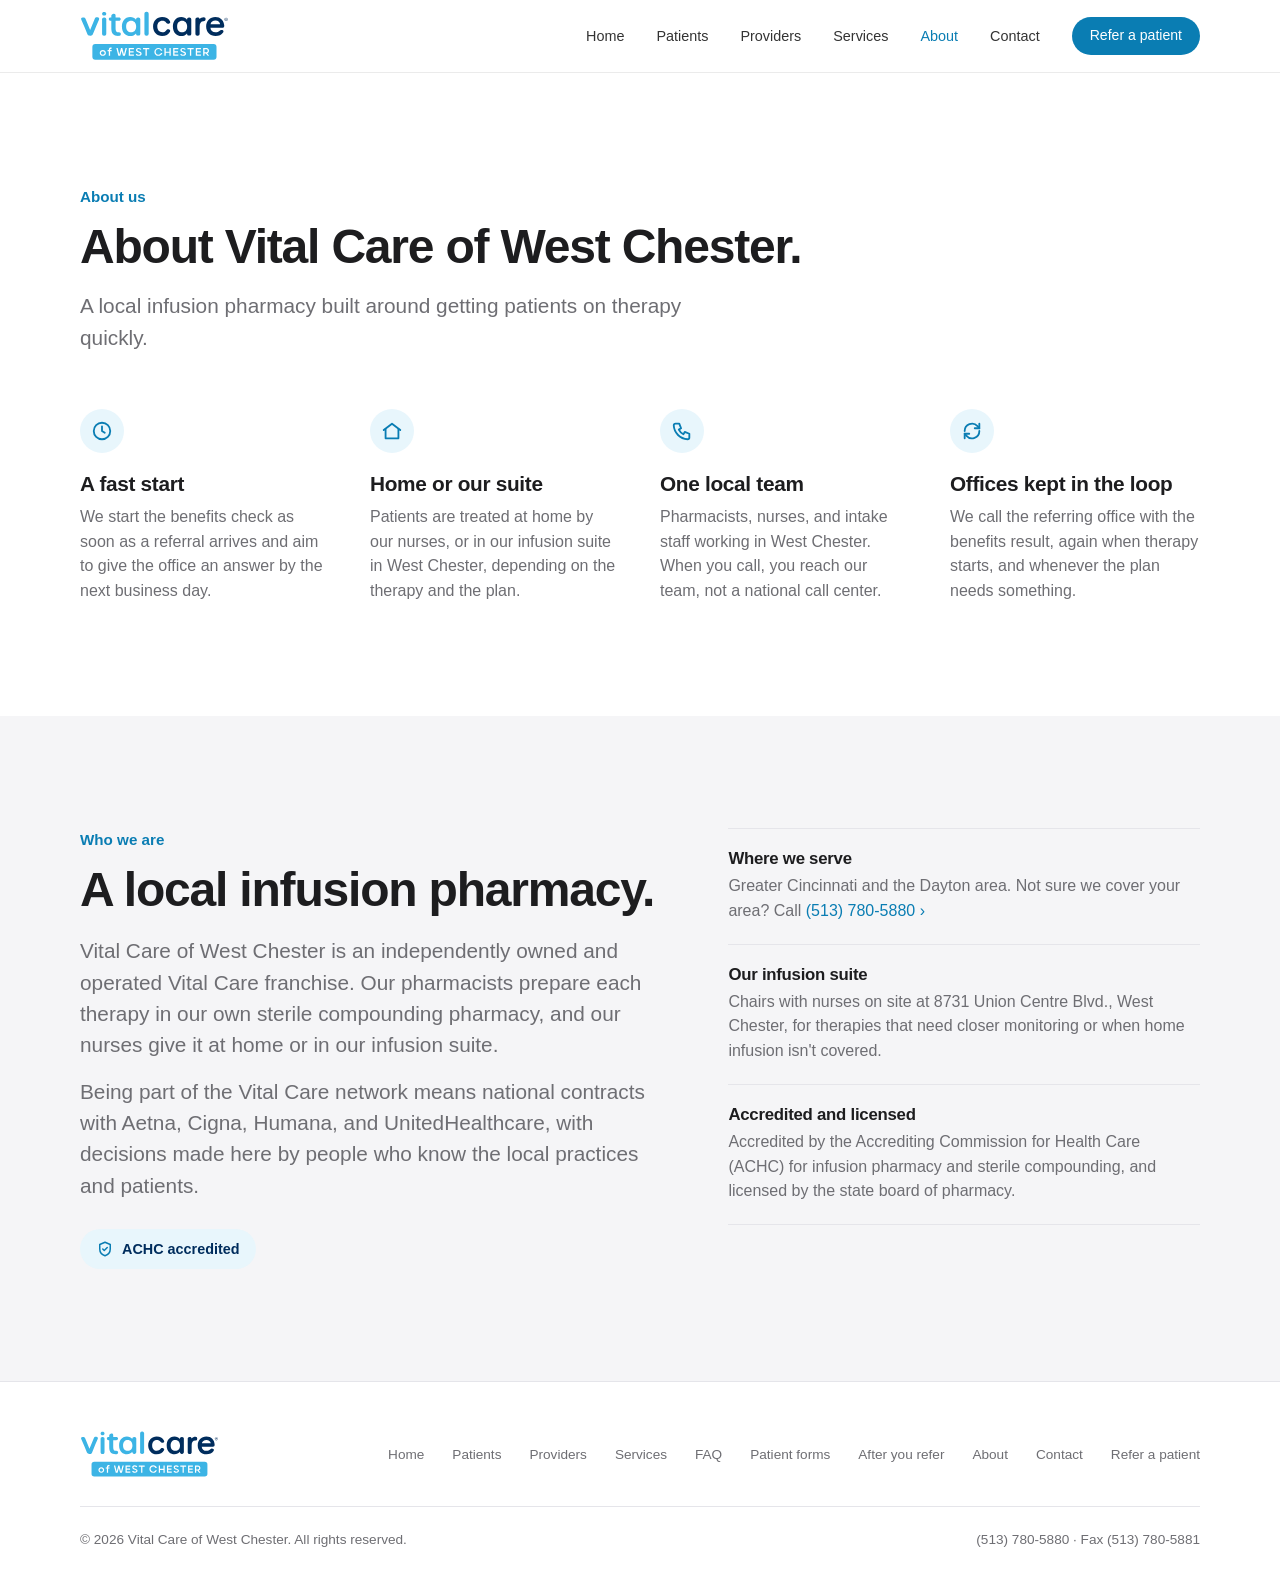
<file: docs/about.html>
<!DOCTYPE html>
<html lang="en">
<head>
  <meta charset="utf-8" />
  <meta name="viewport" content="width=device-width, initial-scale=1" />
  <style>
    :root {
      --navy: #002d5d;
      --blue: #3cb4e5;
      --blue-ink: #0a7db3;
      --text: #1d1d1f;
      --muted: #6e6e73;
      --line: #e5e5ea;
      --gray: #f5f5f7;
      --white: #ffffff;
      --max: 1120px;
    }
    * { box-sizing: border-box; }
    html { scroll-behavior: smooth; }
    body {
      margin: 0;
      color: var(--text);
      background: var(--white);
      font-family: -apple-system, BlinkMacSystemFont, "SF Pro Text", "Segoe UI", Inter, Roboto, Helvetica, Arial, sans-serif;
      font-size: 17px;
      line-height: 1.55;
      -webkit-font-smoothing: antialiased;
    }
    img, svg { display: block; max-width: 100%; }
    .hero-photo, .door-photo, .feature-photo { background: linear-gradient(135deg, #002d5d 0%, #0a7db3 100%); }
    .hero-photo img, .door-photo img, .feature-photo img { color: transparent; font-size: 0; }
    a { color: inherit; text-decoration: none; }
    :focus-visible { outline: 3px solid var(--blue); outline-offset: 3px; border-radius: 4px; }
    .wrap { width: min(calc(100% - 48px), var(--max)); margin-inline: auto; }

    h1, h2, h3 { margin: 0; color: var(--text); font-weight: 600; letter-spacing: -.025em; line-height: 1.08; }
    h1 { font-size: clamp(2.6rem, 6vw, 4.5rem); }
    h2 { font-size: clamp(2rem, 4.2vw, 3rem); }
    h3 { font-size: 1.3rem; letter-spacing: -.015em; line-height: 1.25; }
    p { margin: 0; }
    .kicker { color: var(--blue-ink); font-size: .95rem; font-weight: 600; margin-bottom: 12px; }
    .lead { color: var(--muted); font-size: clamp(1.1rem, 1.8vw, 1.3rem); line-height: 1.5; }
    section { padding: 112px 0; }

    /* Links and buttons */
    .btn {
      display: inline-flex; align-items: center; justify-content: center;
      min-height: 46px; padding: 0 24px; border-radius: 999px;
      font-size: .98rem; font-weight: 500; transition: background .2s, color .2s;
    }
    .btn-primary { background: var(--blue-ink); color: var(--white); }
    .btn-primary:hover { background: #086a99; }
    .btn-white { background: var(--white); color: var(--navy); }
    .btn-white:hover { background: #e8f6fc; }
    .link { color: var(--blue-ink); font-weight: 500; white-space: nowrap; }
    .link:hover { text-decoration: underline; }
    .link::after { content: " ›"; }
    .link-light { color: #8fd4f2; }

    /* Header */
    header {
      position: sticky; top: 0; z-index: 50;
      background: rgba(255,255,255,.85);
      backdrop-filter: saturate(180%) blur(20px);
      -webkit-backdrop-filter: saturate(180%) blur(20px);
      border-bottom: 1px solid rgba(0,0,0,.08);
    }
    .nav { height: 72px; display: flex; align-items: center; justify-content: space-between; gap: 24px; }
    .logo { width: 150px; }
    .logo svg { width: 100%; height: auto; }
    .nav-links { display: flex; align-items: center; gap: 32px; list-style: none; margin: 0; padding: 0; }
    .nav-links a { font-size: .9rem; color: #333; }
    .nav-links a:hover { color: var(--blue-ink); }
    .nav-links .btn { min-height: 38px; padding: 0 18px; font-size: .88rem; color: var(--white); }
    .menu-btn { display: none; background: none; border: 0; padding: 8px; cursor: pointer; color: var(--text); }
    .menu-btn svg { width: 24px; height: 24px; }

    /* Hero */
    .hero { padding: 96px 0 0; text-align: center; }
    .hero h1 { max-width: 860px; margin: 0 auto 22px; }
    .hero .lead { max-width: 640px; margin: 0 auto 34px; }
    .hero-actions { display: flex; justify-content: center; align-items: center; gap: 28px; flex-wrap: wrap; }
    .hero-photo {
      margin: 72px auto 0; width: min(calc(100% - 48px), 1280px); aspect-ratio: 16 / 7;
      border-radius: 28px; overflow: hidden;
    }
    .hero-photo img { width: 100%; height: 100%; object-fit: cover; }

    /* Two doors */
    .doors { padding-top: 112px; }
    .doors-head { text-align: center; margin-bottom: 56px; }
    .doors-grid { display: grid; grid-template-columns: 1fr 1fr; gap: 24px; }
    .door {
      display: flex; flex-direction: column; border-radius: 28px; overflow: hidden;
      background: var(--gray); transition: transform .3s ease;
    }
    .door:hover { transform: translateY(-4px); }
    .door-photo { aspect-ratio: 4 / 3; overflow: hidden; }
    .door-photo img { width: 100%; height: 100%; object-fit: cover; transition: transform .6s ease; }
    .door:hover .door-photo img { transform: scale(1.03); }
    .door-body { padding: 36px 40px 40px; }
    .door-body h3 { font-size: 1.75rem; margin-bottom: 10px; }
    .door-body p { color: var(--muted); margin-bottom: 18px; }
    .door-dark { background: var(--navy); }
    .door-dark h3 { color: var(--white); }
    .door-dark p { color: rgba(255,255,255,.75); }

    /* Services */
    .services { background: var(--gray); }
    .split-head { display: grid; grid-template-columns: 1fr 1fr; gap: 48px; align-items: end; margin-bottom: 56px; }
    .service-list { display: grid; grid-template-columns: 1fr 1fr; column-gap: 64px; }
    .service { padding: 28px 0; border-top: 1px solid #d2d2d7; }
    .service h3 { margin-bottom: 6px; }
    .service p { color: var(--muted); font-size: 1rem; }

    /* Process */
    .steps { display: grid; grid-template-columns: repeat(4, 1fr); gap: 32px; margin-top: 56px; }
    .step-n { font-size: 3rem; font-weight: 600; color: var(--blue); letter-spacing: -.04em; line-height: 1; margin-bottom: 18px; }
    .step h3 { margin-bottom: 8px; }
    .step p { color: var(--muted); font-size: 1rem; }

    /* Setting feature */
    .feature { padding-top: 0; }
    .feature-grid { display: grid; grid-template-columns: 1fr 1fr; gap: 72px; align-items: center; }
    .feature-photo { border-radius: 28px; overflow: hidden; aspect-ratio: 1 / 1; }
    .feature-photo img { width: 100%; height: 100%; object-fit: cover; }
    .feature h2 { margin-bottom: 20px; }
    .feature .lead { margin-bottom: 28px; }
    .setting { padding: 20px 0; border-top: 1px solid var(--line); }
    .setting:last-child { border-bottom: 1px solid var(--line); }
    .setting h3 { font-size: 1.1rem; margin-bottom: 4px; }
    .setting p { color: var(--muted); font-size: 1rem; }

    /* Provider band */
    .providers { background: var(--navy); color: var(--white); }
    .providers h2, .providers h3 { color: var(--white); }
    .providers .kicker { color: #8fd4f2; }
    .providers .lead { color: rgba(255,255,255,.75); }
    .provider-grid { display: grid; grid-template-columns: 1.1fr .9fr; gap: 72px; align-items: start; }
    .provider-grid .lead { margin: 20px 0 32px; }
    .provider-actions { display: flex; gap: 28px; align-items: center; flex-wrap: wrap; }
    .info-list { border-top: 1px solid rgba(255,255,255,.18); }
    .info-row { display: flex; justify-content: space-between; gap: 24px; padding: 20px 0; border-bottom: 1px solid rgba(255,255,255,.18); }
    .info-row span { color: rgba(255,255,255,.65); }
    .info-row strong { font-weight: 500; text-align: right; }
    .info-row a:hover { color: #8fd4f2; }
    .requirement { margin-top: 28px; padding: 22px 24px; border-radius: 18px; background: rgba(255,255,255,.08); }
    .requirement h3 { font-size: 1rem; margin-bottom: 6px; }
    .requirement p { color: rgba(255,255,255,.78); font-size: .97rem; }

    /* Referral slot: intentionally empty */
    #online-referral { padding: 0; }

    /* FAQ */
    .faq-wrap { max-width: 820px; margin: 0 auto; }
    .faq-wrap h2 { text-align: center; margin-bottom: 48px; }
    .faq details { border-bottom: 1px solid var(--line); }
    .faq details:first-child { border-top: 1px solid var(--line); }
    .faq summary {
      display: flex; justify-content: space-between; align-items: center; gap: 24px;
      padding: 24px 0; font-size: 1.12rem; font-weight: 500; cursor: pointer; list-style: none;
    }
    .faq summary::-webkit-details-marker { display: none; }
    .faq summary::after { content: "+"; font-size: 1.6rem; font-weight: 300; color: var(--muted); transition: transform .25s; }
    .faq details[open] summary::after { transform: rotate(45deg); }
    .faq .answer { padding: 0 0 26px; color: var(--muted); }
    .faq .answer p + p, .faq .answer ul + p { margin-top: 12px; }
    .faq .answer ul { margin: 0; padding-left: 20px; }
    .faq .answer li { margin-bottom: 6px; }
    .faq .answer a { color: var(--blue-ink); }

    /* Contact */
    .contact { background: var(--gray); }
    .contact-grid { display: grid; grid-template-columns: .9fr 1.1fr; gap: 56px; align-items: stretch; }
    .contact h2 { margin-bottom: 32px; }
    .contact dl { margin: 0 0 32px; }
    .contact dt { color: var(--muted); font-size: .9rem; margin-top: 20px; }
    .contact dd { margin: 4px 0 0; font-size: 1.15rem; font-weight: 500; }
    .contact dd a:hover { color: var(--blue-ink); }
    .privacy { color: var(--muted); font-size: .92rem; max-width: 420px; }
    .map { border-radius: 28px; overflow: hidden; min-height: 400px; background: #e8e8ed; }
    .map iframe { width: 100%; height: 100%; min-height: 400px; border: 0; display: block; }

    /* Footer */
    footer { padding: 48px 0 40px; font-size: .85rem; color: var(--muted); border-top: 1px solid var(--line); }
    .footer-top { display: flex; justify-content: space-between; align-items: center; gap: 32px; flex-wrap: wrap; padding-bottom: 28px; border-bottom: 1px solid var(--line); }
    .footer-top .logo { width: 140px; }
    .footer-links { display: flex; gap: 28px; flex-wrap: wrap; }
    .footer-links a:hover { color: var(--text); }
    .footer-bottom { display: flex; justify-content: space-between; gap: 20px; flex-wrap: wrap; padding-top: 22px; }

    @media (max-width: 900px) {
      section { padding: 80px 0; }
      .menu-btn { display: block; }
      .nav-links {
        display: none; position: absolute; top: 72px; left: 0; right: 0;
        flex-direction: column; align-items: stretch; gap: 0; padding: 8px 24px 24px;
        background: rgba(255,255,255,.98); border-bottom: 1px solid var(--line);
      }
      .nav-links.open { display: flex; }
      .nav-links li a:not(.btn) { display: block; padding: 14px 0; font-size: 1.05rem; border-bottom: 1px solid var(--line); }
      .nav-links .btn { margin-top: 16px; min-height: 46px; width: 100%; }
      .hero { padding-top: 64px; }
      .hero-photo { aspect-ratio: 4 / 3; margin-top: 48px; border-radius: 20px; }
      .doors { padding-top: 80px; }
      .doors-grid, .split-head, .service-list, .feature-grid, .provider-grid, .contact-grid { grid-template-columns: 1fr; }
      .split-head { gap: 16px; }
      .steps { grid-template-columns: 1fr 1fr; }
      .feature-grid, .provider-grid { gap: 48px; }
    }
    @media (max-width: 560px) {
      .wrap { width: min(calc(100% - 32px), var(--max)); }
      .hero-photo { width: calc(100% - 32px); }
      .steps { grid-template-columns: 1fr; }
      .door-body { padding: 28px; }
      .info-row { flex-direction: column; gap: 4px; }
      .info-row strong { text-align: left; }
    }

    /* Patient resources */
    .res-lead { max-width: 640px; }
    .res-grid { display: grid; grid-template-columns: repeat(3, 1fr); gap: 44px 56px; margin-top: 56px; }
    .res-group h3 { font-size: 1.05rem; padding-bottom: 14px; margin-bottom: 16px; border-bottom: 1px solid var(--line); }
    .res-group ul { list-style: none; margin: 0; padding: 0; }
    .res-group li { margin-bottom: 11px; }
    .res-group a { color: var(--blue-ink); font-size: .98rem; }
    .res-group a:hover { text-decoration: underline; }
    @media (max-width: 900px) { .res-grid { grid-template-columns: 1fr 1fr; gap: 36px 40px; } }
    @media (max-width: 560px) { .res-grid { grid-template-columns: 1fr; } }

    /* ---------------- Online referral ---------------- */
    #online-referral { padding: 112px 0; background: var(--gray); }
    #online-referral h2 { margin-bottom: 18px; }
    .vcr-lead { max-width: 640px; }
    .vcr-privacy { margin-top: 14px; max-width: 640px; color: var(--muted); font-size: .95rem; }
    .vcr-loading { margin-top: 40px; color: var(--muted); }

    #vcr { margin-top: 44px; font-size: 15px; line-height: 1.5; color: var(--text); }
    #vcr .card {
      background: var(--white); border: 1px solid var(--line); border-radius: 28px;
      overflow: hidden; box-shadow: 0 1px 2px rgba(0,0,0,.04), 0 14px 34px rgba(0,45,93,.07);
    }
    #vcr h2, #vcr h3, #vcr h4, #vcr h5 { letter-spacing: normal; line-height: 1.3; font-weight: 700; }
    #vcr p { margin: 0; }

    @media (max-width: 900px) { #online-referral { padding: 80px 0; } }

    
    /* the hero title breaks after the comma; balance what is left on each line */
    .hero h1 { text-wrap: balance; }

    /* keep the grey/white rhythm from stacking once sections live on their own pages */
    #online-referral { background: var(--white); }
    #faq { background: var(--gray); }

    /* current page in the nav */
    .nav-links a[aria-current="page"] { color: var(--blue-ink); font-weight: 500; }
    /* a page whose first section is the navy band needs no extra top gap */
    .page-lead { padding-top: 96px; }
/* ---- referral form (scoped to #vcr) ---- */
#vcr .steps{display:flex;gap:2px;background:var(--gray);border-bottom:1px solid var(--line);overflow-x:auto;padding:0 12px;scrollbar-width:thin}
#vcr .step{flex:1 0 auto;min-width:92px;background:none;border:none;padding:13px 10px 11px;cursor:pointer;
        font-family:inherit;font-size:12px;font-weight:600;color:var(--muted);text-align:center;
        border-bottom:3px solid transparent;white-space:nowrap}
#vcr .step:hover:not(:disabled){color:var(--blue-ink)}
#vcr .step:disabled{cursor:default;opacity:.45}
#vcr .step .num{display:inline-flex;align-items:center;justify-content:center;width:19px;height:19px;border-radius:50%;
             background:var(--line);color:var(--muted);font-size:11px;margin-right:6px;vertical-align:middle}
#vcr .step.active{color:var(--blue-ink);border-bottom-color:var(--blue-ink)}
#vcr .step.active .num{background:var(--blue-ink);color:#fff}
#vcr .step.done .num{background:#2f9e5f;color:#fff}
#vcr .body{padding:28px 34px 30px}
#vcr .panel{display:none}
#vcr .panel.on{display:block}
#vcr .ptitle{font-size:20px;font-weight:700;margin:0 0 4px;letter-spacing:-.2px}
#vcr .psub{font-size:14px;color:var(--muted);margin:0 0 24px;line-height:1.5}

/* text boxes */
#vcr .grid{display:grid;grid-template-columns:repeat(auto-fill,minmax(200px,1fr));gap:14px 16px;margin-bottom:20px}
#vcr .fg{display:flex;flex-direction:column;min-width:0}
#vcr .fg.wide{grid-column:1/-1}
#vcr .fg label{font-weight:600;font-size:12.5px;margin-bottom:5px;color:#3a3a3c;line-height:1.3}
#vcr .fg label .req{color:#c0392b;margin-left:2px}
#vcr input[type=text], #vcr textarea{padding:9px 11px;border:1px solid #d2d2d7;border-radius:8px;
       font-family:inherit;font-size:14.5px;color:var(--text);background:#fff;width:100%;transition:border-color .12s,box-shadow .12s}
#vcr input[type=text]::placeholder, #vcr textarea::placeholder{color:#a1a1a6}
#vcr input[type=text]:focus, #vcr textarea:focus{outline:none;border-color:var(--blue-ink);box-shadow:0 0 0 3px rgba(10,125,179,.14)}
#vcr textarea{resize:vertical;min-height:84px}

/* questions with answers to pick */
#vcr .q{margin:0 0 20px;padding:0;border:0;min-width:0}
#vcr .q>legend,#vcr .q>.qlabel{font-weight:600;font-size:13.5px;color:var(--text);margin-bottom:4px;padding:0}
#vcr .qhint{font-size:12.5px;color:var(--muted);margin:0 0 9px;line-height:1.45}
#vcr .opts{display:flex;flex-wrap:wrap;gap:8px;margin-top:8px}
#vcr .opts.col{flex-direction:column;gap:6px}
#vcr .opt{display:flex;align-items:flex-start;gap:9px;padding:9px 13px;border:1px solid #d2d2d7;border-radius:9px;
          background:#fff;font-size:13.5px;line-height:1.4;cursor:pointer;transition:border-color .12s,background .12s}
#vcr .opts.col .opt{border-radius:8px}
#vcr .opt:hover{border-color:var(--blue-ink)}
#vcr .opt input{flex:none;margin:2px 0 0;width:16px;height:16px;accent-color:var(--blue-ink);cursor:pointer}
#vcr .opt:has(input:checked){border-color:var(--blue-ink);background:#eaf6fc}
#vcr .opt:has(input:focus-visible){box-shadow:0 0 0 3px rgba(10,125,179,.2)}
#vcr .clear{background:none;border:0;padding:4px 2px;margin-top:4px;font:inherit;font-size:12px;color:var(--muted);
            text-decoration:underline;cursor:pointer}
#vcr .clear:hover{color:var(--blue-ink)}

/* follow-up questions that appear under an answer */
#vcr .then{margin:10px 0 4px 8px;padding:14px 0 2px 16px;border-left:2px solid #bfe3f4}
#vcr .then[hidden]{display:none}
#vcr .then .grid{margin-bottom:12px}
#vcr .then .q{margin-bottom:14px}

/* section headings and notes */
#vcr .qh{font-size:12px;font-weight:700;text-transform:uppercase;letter-spacing:.7px;color:var(--muted);
         margin:30px 0 12px;padding-bottom:7px;border-bottom:1px solid var(--line)}
#vcr .panel>.qh:first-of-type{margin-top:4px}
#vcr .qh+.qhint{margin-top:-4px}
#vcr .note{font-size:13px;color:var(--navy);background:#f1f8fc;border-radius:8px;padding:10px 13px;margin:0 0 18px;line-height:1.5}

/* medication cards */
#vcr .med{border:1px solid #d2d2d7;border-radius:12px;margin-bottom:10px;background:#fff;overflow:hidden}
#vcr .med.open{border-color:var(--blue-ink);box-shadow:0 1px 3px rgba(10,125,179,.12)}
#vcr .medhead{display:flex;align-items:center;gap:11px;margin:0;padding:13px 16px;background:var(--gray);cursor:pointer}
#vcr .med.open .medhead{background:#eaf6fc;border-bottom:1px solid #cfe7f3}
#vcr .medhead input{flex:none;width:17px;height:17px;accent-color:var(--blue-ink);cursor:pointer}
#vcr .medhead b{font-size:14.5px;color:var(--navy)}
#vcr .medhead span{font-size:12.5px;color:var(--muted);margin-left:2px}
#vcr .medbody{padding:16px 16px 4px}
#vcr .medbody[hidden]{display:none}
#vcr .single{margin:0 0 18px}

/* referral type picker */
#vcr .types{display:grid;grid-template-columns:repeat(auto-fill,minmax(230px,1fr));gap:10px}
#vcr .tcard{text-align:left;padding:16px 17px;border:1px solid #d2d2d7;border-radius:12px;background:#fff;cursor:pointer;
            font-family:inherit;transition:border-color .13s,box-shadow .13s,transform .13s}
#vcr .tcard:hover{border-color:var(--blue-ink);box-shadow:0 3px 10px rgba(10,125,179,.11);transform:translateY(-1px)}
#vcr .tcard.sel{border-color:var(--blue-ink);background:#eaf6fc;box-shadow:inset 0 0 0 1px var(--blue-ink)}
#vcr .tcard b{display:block;font-size:15px;color:var(--text);margin-bottom:4px}
#vcr .tcard span{display:block;font-size:12.5px;color:var(--muted);line-height:1.45}

/* review */
#vcr .rev{border:1px solid var(--line);border-radius:12px;overflow:hidden;margin-bottom:14px}
#vcr .rev h4{margin:0;padding:10px 15px;background:var(--gray);font-size:12px;font-weight:700;display:flex;
          justify-content:space-between;align-items:center;text-transform:uppercase;letter-spacing:.6px;color:var(--muted);border-bottom:1px solid var(--line)}
#vcr .rev h4 button{background:none;border:0;font:inherit;font-size:12px;text-transform:none;letter-spacing:0;color:var(--blue-ink);cursor:pointer;font-weight:600}
#vcr .rev dl{margin:0;padding:8px 15px 12px;display:grid;grid-template-columns:minmax(140px,38%) 1fr;gap:2px 16px;font-size:13.5px}
#vcr .rev dt{color:var(--muted);padding:4px 0}
#vcr .rev dd{margin:0;padding:4px 0;color:var(--text);font-weight:500;word-break:break-word}
#vcr .rev .none{padding:12px 15px;font-size:13px;color:var(--muted)}
#vcr .after{font-size:13.5px;color:var(--muted);line-height:1.55;margin:18px 0 0}

/* messages and buttons */
#vcr .alert{padding:12px 15px;border-radius:9px;margin-bottom:18px;font-size:13.5px;border-left:3px solid;line-height:1.55}
#vcr .alert-info{background:#eaf6fc;color:var(--navy);border-left-color:var(--blue-ink)}
#vcr .alert-success{background:#eaf7ef;color:#1c6f3f;border-left-color:#2f9e5f}
#vcr .alert-error{background:#fdeeed;color:#a5342b;border-left-color:#c0392b}
#vcr .alert-warn{background:#fef7e8;color:#8a6216;border-left-color:#d9a327}
#vcr .alert ul{margin:6px 0 0;padding-left:18px}
#vcr .nav{display:flex;gap:10px;align-items:center;margin-top:30px;padding-top:20px;border-top:1px solid var(--line)}
#vcr .nav .spacer{flex:1}
#vcr button.btn{padding:10px 22px;border-radius:6px;font-weight:600;font-size:14px;cursor:pointer;font-family:inherit;border:1px solid transparent}
#vcr .primary{background:var(--blue-ink);color:#fff}
#vcr .primary:hover:not(:disabled){background:#086a99}
#vcr .primary:disabled{opacity:.5;cursor:not-allowed}
#vcr .ghost{background:#fff;color:var(--muted);border-color:var(--line)}
#vcr .ghost:hover{background:var(--gray)}
#vcr .link{background:none;border:none;color:var(--muted);font-size:12.5px;cursor:pointer;font-family:inherit;text-decoration:underline;padding:6px}
#vcr .link:hover{color:#c0392b}
#vcr .empty{color:var(--muted);font-size:13.5px;padding:14px 0}
@media(max-width:640px){
  #vcr .body{padding:22px 18px 24px}
  #vcr .nav{flex-wrap:wrap}
  #vcr .rev dl{grid-template-columns:1fr}
  #vcr .rev dt{padding-bottom:0}
  #vcr .then{margin-left:2px;padding-left:12px}
}
    /* ---- overrides, last so they win ---- */
    /* The site and the referral form share a few class names (.steps, .nav,
       .link, .btn). These keep the site's versions from reaching inside. */
    #vcr .steps { margin-top: 0; }
    #vcr .nav   { height: auto; justify-content: flex-start; }
    #vcr .link  { white-space: normal; }
    #vcr .link::after { content: none; }
    /* buttons take the site's pill shape */
    #vcr button.btn {
      display: inline-flex; align-items: center; justify-content: center;
      min-height: 44px; padding: 0 22px; border-radius: 999px;
      font-weight: 500; font-size: .95rem;
    }
    #vcr button.ghost { background: var(--white); color: var(--text); border: 1px solid var(--line); }
    #vcr button.ghost:hover { background: var(--gray); }
  </style>
  <link rel="icon" href="favicon.svg" type="image/svg+xml" />
  <link rel="icon" href="favicon-32.png" sizes="32x32" type="image/png" />
  <link rel="apple-touch-icon" href="apple-touch-icon.png" />
  <meta name="theme-color" content="#002d5d" />
  <link rel="stylesheet" href="site.css" />
  <script src="site-config.js"></script>
  <script src="site.js" defer></script>

  <style>
    h1.page-title { font-size: clamp(2rem, 4.2vw, 3rem); }
    .providers h1 { color: var(--white); }
    #online-referral h1 { margin-bottom: 18px; }
    .contact h1 { margin-bottom: 32px; }
    .faq-wrap h1 { text-align: center; margin-bottom: 48px; }
    .feature h1, .about-grid h1 { margin-bottom: 20px; }
    .nav-links .btn[aria-current="page"] { color: var(--white); background: #086a99; }
    .more-links { display: flex; flex-wrap: wrap; gap: 16px 40px; margin-top: 28px; font-size: 1.1rem; }
    .page-cta { padding: 88px 0; }
  </style>

  <title>About Us | Vital Care of West Chester</title>
  <meta name="description" content="A locally owned Vital Care infusion pharmacy in West Chester, Ohio: our own sterile compounding, an infusion suite, ACHC accreditation, and a fast start for referred patients." />
  <link rel="canonical" href="https://vitalcareofwestchester.com/about.html" />
  <meta property="og:title" content="About Us | Vital Care of West Chester" />
  <meta property="og:description" content="A locally owned Vital Care infusion pharmacy in West Chester, Ohio: our own sterile compounding, an infusion suite, ACHC accreditation, and a fast start for referred patients." />
  <meta property="og:url" content="https://vitalcareofwestchester.com/about.html" />
</head>
<body>

  <!-- Vital Care of West Chester logo (official SVG), defined once and reused -->
  <svg width="0" height="0" style="position:absolute" aria-hidden="true" focusable="false">
    <defs>
      <symbol id="vc-logo" viewBox="58 72 684 236">
        <g>
          <path fill="#3cb4e5" d="M169.0934,105.6958h-1.7759c-5.3681,0-8.7034,3.383-8.7034,8.8282v65.6204c0,5.447,3.3353,8.8318,8.7034,8.8318h1.7759c5.3644,0,8.6997-3.3849,8.6997-8.8318V114.524c0-5.4451-3.3353-8.8282-8.6997-8.8282Z"/>
          <path fill="#3cb4e5" d="M234.7652,173.8224c-9.6354,0-14.5301-3.128-14.5301-20.2284v-32.0434h14.6659c5.4488,0,8.8318-3.0638,8.8318-7.9952,0-4.9223-3.3023-7.8595-8.8318-7.8595h-14.6659v-8.2704c0-5.0984-2.7996-8.2668-7.3054-8.2668-.8256,0-1.7135,.1082-2.6162,.3137l-1.93,.4146c-4.9094,1.0145-7.6136,4.3334-7.6136,9.3474v6.4615h-3.8233c-4.8324,0-7.7164,2.9372-7.7164,7.8595,0,4.9314,3.383,7.9952,8.8282,7.9952h2.7116v33.8523c0,24.3141,9.4593,34.6889,31.6287,34.6889v-.0037c1.3026,0,2.7483-.0165,4.2086-.1449,2.6859-.2532,4.7039-1.1852,6.0029-2.7703,1.2916-1.5778,1.8053-3.7279,1.5264-6.3845-.2679-2.6015-1.842-6.966-9.3712-6.966Z"/>
          <path fill="#3cb4e5" d="M324.1549,105.6958h-1.6695c-5.4488,0-8.8318,3.383-8.8318,8.8282v1.6548c-5.7864-7.5439-15.33-12.013-26.3414-12.013-26.4625,0-38.3067,21.6815-38.3067,43.1684,0,30.0161,19.3075,43.451,38.4425,43.451,10.7985,0,20.4266-4.5223,26.2056-11.9378v1.1613c0,5.4451,3.383,8.8282,8.8318,8.8282h1.6695c5.4451,0,8.8282-3.383,8.8282-8.8282V114.524c0-5.4451-3.383-8.8282-8.8282-8.8282Zm-10.083,41.6384c0,16.0033-8.9236,26.345-22.7309,26.345-14.1889,0-23.006-10.094-23.006-26.345,0-16.1648,8.7107-26.2056,22.7309-26.2056,13.9761,0,23.006,10.2867,23.006,26.2056Z"/>
          <rect fill="#3cb4e5" x="351.7401" y="79.8351" width="19.4689" height="109.1411" rx="8.8318" ry="8.8318"/>
          <path fill="#002d5d" d="M433.1016,121.1286c8.0796,0,13.9908,2.7886,18.0489,8.4943,2.418,3.5591,5.1112,5.2158,8.4722,5.2158,.7559,0,1.5521-.0881,2.4364-.2789l1.009-.2568c2.7813-.5375,4.8507-1.952,5.8231-3.9848,.6935-1.4512,1.1448-3.882-.6238-7.2174-6.6523-12.5653-18.7167-18.935-35.863-18.935-23.8867,0-41.2238,18.1553-41.2238,43.1684s17.3371,43.1721,41.2238,43.1721c16.9812,0,29.4345-6.7972,36.0318-19.6946,1.398-2.8987,.9283-5.047,.2825-6.3386-.7338-1.4787-2.4804-3.416-6.5239-4.2214l-.6825-.1669c-.7669-.1376-1.486-.2036-2.1685-.2036-4.4508,0-6.9642,2.9501-8.4245,5.1021-4.1572,5.5864-10.1527,8.4172-17.8178,8.4172-13.5138,0-22.5914-10.4756-22.5914-26.0662,0-15.6749,9.0777-26.2056,22.5914-26.2056Z"/>
          <path fill="#002d5d" d="M556.6921,105.6958h-1.6695c-5.4451,0-8.8282,3.383-8.8282,8.8282v1.6585c-5.79-7.5476-15.3337-12.0167-26.345-12.0167-26.4588,0-38.3031,21.6815-38.3031,43.1684,0,30.0161,19.3075,43.451,38.4425,43.451,10.7949,0,20.4266-4.5242,26.2056-11.9397v1.1631c0,5.4451,3.383,8.8282,8.8282,8.8282h1.6695c5.4488,0,8.8318-3.383,8.8318-8.8282V114.524c0-5.4451-3.383-8.8282-8.8318-8.8282Zm-10.0794,41.6384c0,16.0033-8.9236,26.345-22.7309,26.345-14.1926,0-23.0097-10.094-23.0097-26.345,0-16.1648,8.7107-26.2056,22.7309-26.2056,13.9761,0,23.0097,10.2867,23.0097,26.2056Z"/>
          <path fill="#002d5d" d="M622.3016,104.7198c-7.8081,0-14.4127,3.1904-18.7167,8.8043-.2862-4.9204-3.5335-7.832-8.8098-7.832h-1.6695c-5.4451,0-8.8282,3.3849-8.8282,8.8318v65.6204c0,5.447,3.383,8.8318,8.8282,8.8318h1.6695c5.4488,0,8.8318-3.3849,8.8318-8.8318v-32.3919c0-16.0364,5.8818-24.2921,17.4435-24.5398,5.8304,0,9.0336-2.6308,9.5106-7.7622l.1394-1.1118c.3559-2.8216-.2752-5.2397-1.8199-6.988-1.5154-1.7209-3.794-2.6308-6.5789-2.6308Z"/>
          <path fill="#002d5d" d="M713.7607,150.8126c1.5044-1.5502,2.2566-3.7811,2.1795-6.4762-1.0384-24.4022-17.0032-40.1707-40.6697-40.1707-24.7636,0-42.0567,17.7517-42.0567,43.1684,0,25.8222,17.183,43.1721,42.7538,43.1721,15.697,0,27.3541-5.4708,34.6448-16.2583,1.6658-2.4584,2.1502-4.6636,1.4347-6.5496-.7338-1.9392-2.6565-3.3206-5.735-4.1114l-1.6695-.4183c-.7669-.1926-1.5154-.2899-2.2236-.2899-3.1555,0-5.247,1.8438-7.4559,3.794l-.921,.8072c-4.9535,4.4031-10.1087,6.1992-17.7994,6.1992-13.8733,0-22.3713-7.4155-23.5784-20.4339h54.444c2.807,0,5.1076-.8421,6.6523-2.4327Zm-16.5666-13.5578h-43.8986c2.2309-10.96,10.0573-16.9592,22.2539-16.9592,11.925,0,19.8799,6.2946,21.6448,16.9592Z"/>
          <path fill="#3cb4e5" d="M144.479,108.4588c-1.2769-1.9612-3.6546-3.0399-6.689-3.0399h-2.6418c-4.6562,0-7.9512,2.2089-9.7932,6.5661l-21.1578,51.7651-21.0446-51.4881c-1.842-4.3572-5.1369-6.5661-9.7932-6.5661h-2.6418c-3.0345,0-5.4121,1.0787-6.689,3.0399-1.3136,2.0126-1.3246,4.7333-.0367,7.6503l14.9184,34.2125,12.93,31.7858c1.5014,3.5543,4.0203,5.6439,7.509,6.2583,1.0671,.3106,2.229,.473,3.485,.473h4.0325c4.6966,0,7.9879-2.163,9.8005-6.4542l15.5392-38.1999-.0319-.0506,12.3411-28.302c1.2879-2.917,1.2769-5.6378-.0367-7.6504Z"/>
          <path fill="#3cb4e5" d="M158.6141,89.1593c0-5.4954,4.0208-8.4843,9.5888-8.4843,5.0897,0,9.5902,2.9889,9.5902,8.4843,0,5.5324-4.5005,8.4829-9.5902,8.4829-5.568,0-9.5888-2.9505-9.5888-8.4829Z"/>
          <path fill="#002d5d" d="M731.8391,114.6395c0,4.2562-3.3269,7.5831-7.5831,7.5831-4.2071,0-7.5831-3.3269-7.5831-7.5831,0-4.2074,3.376-7.4852,7.5831-7.4852,4.2562,0,7.5831,3.2778,7.5831,7.4852Zm-13.6004,0c0,3.4736,2.5928,6.2134,6.0664,6.2134,3.3754,0,5.9197-2.7398,5.9197-6.1646s-2.5443-6.2131-5.9688-6.2131-6.0173,2.7886-6.0173,6.1643Zm4.6472,4.1587h-1.3694v-7.8769c.7335-.1467,1.5652-.2446,2.5928-.2446,1.3209,0,1.9569,.2446,2.4952,.6359,.4401,.2937,.7826,.9296,.7826,1.6635,0,.9784-.7335,1.5656-1.5652,1.8593v.0979c.7335,.2446,1.076,.8805,1.3209,1.9077,.2443,1.1742,.391,1.6635,.5868,1.9572h-1.4185c-.2449-.2937-.4408-.9788-.6366-2.0548-.1951-.8809-.7335-1.2722-1.8586-1.2722h-.93v3.3269Zm0-4.452h.9784c1.0767,0,2.0551-.2937,2.0551-1.223,0-.7829-.4892-1.3209-1.9077-1.3209-.5383,0-.8809,.0488-1.1258,.0976v2.4464Z"/>
        </g>
        <rect fill="#3cb4e5" x="114.3558" y="226.8714" width="566.1621" height="72.1104" rx="13.4018" ry="13.4018"/>
        <g fill="#fff">
          <path d="M176.0938,267.6348c0,7.4531-6.1807,13.5127-14.0576,13.5127s-14.0576-6.0596-14.0576-13.5127,6.1807-13.5117,14.0576-13.5117,14.0576,6.0586,14.0576,13.5117Zm-5.938,0c0-4.6055-3.6357-7.9375-8.1196-7.9375s-8.1191,3.332-8.1191,7.9375,3.6353,7.9375,8.1191,7.9375,8.1196-3.332,8.1196-7.9375Z"/>
          <path d="M183.7891,254.7891h5.5137v-1.5752c0-9.8164,7.2715-10.1797,8.6045-10.1797,1.3936,0,2.7266,.1211,4.3018,.3633v5.3926c-1.3936-.1211-1.7568-.1211-1.7568-.1211-5.2109,.0605-5.2109,4.5449-5.2109,4.5449v1.5752h7.0283v5.5742h-7.0283v20.1172h-5.9385v-20.1172h-5.5137v-5.5742Z"/>
          <path d="M258.3775,274.4209l7.271-29.0234h6.2412l-8.9678,35.083h-9.0889l-6.0596-23.0859-6.0591,23.0859h-9.0889l-8.9678-35.083h6.2412l7.271,29.0234,7.6348-29.0234h5.938l7.6348,29.0234Z"/>
          <path d="M303.8829,274.9062v5.5742h-23.5103v-35.083h23.5103v5.5742h-17.5723v9.5742h16.2393v5.5742h-16.2393v8.7861h17.5723Z"/>
          <path d="M312.4263,274.6025l4.3628-3.4531c1.3936,1.8779,4.8472,4.4229,9.5732,4.4229,5.6958,0,6.8472-3.5752,6.8472-4.4834,0-6.5439-19.9351-3.9385-19.9351-16.8447,0-3.2725,2.3027-9.4531,12.1187-9.4531,7.6953,0,11.2095,3.9385,12.4214,5.7568l-4.3022,3.2109c-2.1206-2.4238-5.5742-3.3926-8.5435-3.3926-2.9082,0-5.8169,1.9385-5.8169,4.3018,0,7.9375,19.9956,4.0596,19.9956,16.8447,0,3.3936-3.0298,9.6348-13.0879,9.6348-8.0591,0-11.937-4.0605-13.6333-6.5449Z"/>
          <path d="M345.3892,250.9717v-5.5742h28.5996v5.5742h-11.3306v29.5088h-5.9385v-29.5088h-11.3306Z"/>
          <path d="M397.0728,262.9688c0-10.0576,8.2402-18.1777,18.6016-18.1777,8.4834,0,15.6328,5.4541,17.9355,12.9668h-6.665c-1.9395-4.4229-6.2412-7.3916-11.2705-7.3916-6.8467,0-12.6641,5.4531-12.6641,12.6025,0,6.9082,5.8174,12.6035,12.6641,12.6035,5.0293,0,9.3311-2.9688,11.2705-7.3926h6.665c-2.3027,7.5137-9.4521,12.9678-17.9355,12.9678-10.3613,0-18.6016-8.1201-18.6016-18.1787Z"/>
          <path d="M465.8453,267.5137h-16.9062v12.9668h-5.9375v-35.083h5.9375v16.542h16.9062v-16.542h5.9375v35.083h-5.9375v-12.9668Z"/>
          <path d="M506.3804,274.9062v5.5742h-23.5098v-35.083h23.5098v5.5742h-17.5713v9.5742h16.2383v5.5742h-16.2383v8.7861h17.5713Z"/>
          <path d="M514.9244,274.6025l4.3623-3.4531c1.3936,1.8779,4.8477,4.4229,9.5742,4.4229,5.6953,0,6.8467-3.5752,6.8467-4.4834,0-6.5439-19.9346-3.9385-19.9346-16.8447,0-3.2725,2.3018-9.4531,12.1182-9.4531,7.6953,0,11.21,3.9385,12.4219,5.7568l-4.3027,3.2109c-2.1201-2.4238-5.5742-3.3926-8.543-3.3926-2.9092,0-5.8174,1.9385-5.8174,4.3018,0,7.9375,19.9961,4.0596,19.9961,16.8447,0,3.3936-3.0303,9.6348-13.0889,9.6348-8.0586,0-11.9365-4.0605-13.6328-6.5449Z"/>
          <path d="M547.8873,250.9717v-5.5742h28.5996v5.5742h-11.3311v29.5088h-5.9375v-29.5088h-11.3311Z"/>
          <path d="M609.5689,274.9062v5.5742h-23.5098v-35.083h23.5098v5.5742h-17.5713v9.5742h16.2383v5.5742h-16.2383v8.7861h17.5713Z"/>
          <path d="M640.2906,280.4805l-8.4834-10.4219h-6.1797v10.4219h-5.9385v-35.083h14.2393s12.2402,.1211,12.2402,12.3604c0,7.3926-4.4844,10.3613-8.0596,11.5127l8.7861,11.21h-6.6045Zm-14.6631-15.9961h7.9375c3.7568,0,6.665-1.6973,6.665-6.7266s-2.9082-6.7861-6.665-6.7861h-7.9375v13.5127Z"/>
        </g>
      </symbol>
    </defs>
  </svg>

  <header>
    <div class="wrap nav">
      <a class="logo" href="index.html" aria-label="Vital Care of West Chester, home">
        <svg viewBox="0 0 684 236" role="img" aria-label="Vital Care of West Chester"><use href="#vc-logo" width="684" height="236"/></svg>
      </a>
      <button class="menu-btn" aria-label="Menu" aria-expanded="false" aria-controls="nav-links">
        <svg viewBox="0 0 24 24" fill="none" stroke="currentColor" stroke-width="1.8" stroke-linecap="round"><path d="M4 8h16M4 16h16"/></svg>
      </button>
      <ul class="nav-links" id="nav-links">
        <li><a href="index.html">Home</a></li>
        <li><a href="patients.html">Patients</a></li>
        <li><a href="providers.html">Providers</a></li>
        <li><a href="services.html">Services</a></li>
        <li><a href="about.html" aria-current="page">About</a></li>
        <li><a href="contact.html">Contact</a></li>
        <li><a class="btn btn-primary" href="refer.html">Refer a patient</a></li>
      </ul>
    </div>
  </header>

  <main id="top">

<section id="why">
      <div class="wrap">
        <p class="kicker">About us</p>
        <h1 class="page-title">About Vital Care of West Chester.</h1>
        <p class="lead" style="max-width:640px;margin-top:18px">A local infusion pharmacy built around getting patients on therapy quickly.</p>
        <div class="why-grid">
          <div class="why-item">
            <div class="why-n"><svg viewBox="0 0 24 24" fill="none" stroke="currentColor" stroke-width="2" stroke-linecap="round" stroke-linejoin="round" aria-hidden="true"><circle cx="12" cy="12" r="9"/><path d="M12 7v5l3 2"/></svg></div>
            <h3>A fast start</h3>
            <p>We start the benefits check as soon as a referral arrives and aim to give the office an answer by the next business day.</p>
          </div>
          <div class="why-item">
            <div class="why-n"><svg viewBox="0 0 24 24" fill="none" stroke="currentColor" stroke-width="2" stroke-linecap="round" stroke-linejoin="round" aria-hidden="true"><path d="M3 11l9-7 9 7"/><path d="M5 10v10h14V10"/></svg></div>
            <h3>Home or our suite</h3>
            <p>Patients are treated at home by our nurses, or in our infusion suite in West Chester, depending on the therapy and the plan.</p>
          </div>
          <div class="why-item">
            <div class="why-n"><svg viewBox="0 0 24 24" fill="none" stroke="currentColor" stroke-width="2" stroke-linecap="round" stroke-linejoin="round" aria-hidden="true"><path d="M5 4h4l2 5-2.5 1.5a11 11 0 0 0 5 5L15 13l5 2v4a2 2 0 0 1-2 2A16 16 0 0 1 3 6a2 2 0 0 1 2-2"/></svg></div>
            <h3>One local team</h3>
            <p>Pharmacists, nurses, and intake staff working in West Chester. When you call, you reach our team, not a national call center.</p>
          </div>
          <div class="why-item">
            <div class="why-n"><svg viewBox="0 0 24 24" fill="none" stroke="currentColor" stroke-width="2" stroke-linecap="round" stroke-linejoin="round" aria-hidden="true"><path d="M4 12a8 8 0 0 1 14-5.3L20 9"/><path d="M20 4v5h-5"/><path d="M20 12a8 8 0 0 1-14 5.3L4 15"/><path d="M4 20v-5h5"/></svg></div>
            <h3>Offices kept in the loop</h3>
            <p>We call the referring office with the benefits result, again when therapy starts, and whenever the plan needs something.</p>
          </div>
        </div>
      </div>
    </section>
<section class="services" id="about">
      <div class="wrap about-grid">
        <div>
          <p class="kicker">Who we are</p>
          <h2>A local infusion pharmacy.</h2>
          <p class="lead">Vital Care of West Chester is an independently owned and operated Vital Care franchise. Our pharmacists prepare each therapy in our own sterile compounding pharmacy, and our nurses give it at home or in our infusion suite.</p>
          <p class="lead">Being part of the Vital Care network means national contracts with Aetna, Cigna, Humana, and UnitedHealthcare, with decisions made here by people who know the local practices and patients.</p>
          <span class="badge"><svg viewBox="0 0 24 24" fill="none" stroke="currentColor" stroke-width="2" stroke-linecap="round" stroke-linejoin="round" aria-hidden="true"><path d="M12 3l7 3v6c0 4.5-3 7.7-7 9-4-1.3-7-4.5-7-9V6z"/><path d="M9 12l2 2 4-4"/></svg> ACHC accredited</span>
        </div>
        <div>
          <div class="fact">
            <h3>Where we serve</h3>
            <p>Greater Cincinnati and the Dayton area<span data-vc-show="serveNorthernKentucky" hidden>, plus Northern Kentucky</span>. Not sure we cover your area? Call <a class="link" style="font-size:inherit" href="tel:+15137805880">(513) 780-5880</a></p>
          </div>
          <div class="fact">
            <h3>Our infusion suite</h3>
            <p>Chairs with nurses on site at 8731 Union Centre Blvd., West Chester, for therapies that need closer monitoring or when home infusion isn't covered.</p>
          </div>
          <div class="fact">
            <h3>Accredited and licensed</h3>
            <p>Accredited by the Accrediting Commission for Health Care (ACHC) for infusion pharmacy and sterile compounding, and licensed by the state board of pharmacy.</p>
          </div>
        </div>
      </div>
    </section>

  </main>

  <footer>
    <div class="wrap">
      <div class="footer-top">
        <a class="logo" href="index.html" aria-label="Vital Care of West Chester, home">
          <svg viewBox="0 0 684 236" role="img" aria-label="Vital Care of West Chester"><use href="#vc-logo" width="684" height="236"/></svg>
        </a>
        <nav class="footer-links" aria-label="Footer">
          <a href="index.html">Home</a>
          <a href="patients.html">Patients</a>
          <a href="providers.html">Providers</a>
          <a href="services.html">Services</a>
          <a href="faq.html">FAQ</a>
          <a href="resources.html">Patient forms</a>
          <a href="after-referral.html">After you refer</a>
          <a href="about.html">About</a>
          <a href="contact.html">Contact</a>
          <a href="refer.html">Refer a patient</a>
        </nav>
      </div>
      <div class="footer-bottom">
        <span>© <span id="year"></span> Vital Care of West Chester. All rights reserved.</span>
        <span>(513) 780-5880 · Fax (513) 780-5881</span>
      </div>
    </div>
  </footer>

  <script>
    (function () {

    // Landing on this page at a #section (e.g. from another page's nav)
    function jumpToHash() {
      if (!location.hash || location.hash.length < 2) return;
      var t;
      try { t = document.querySelector(location.hash); } catch (e) { return; }
      if (!t) return;
      var off = document.querySelector("header").offsetHeight;
      window.scrollTo({ top: t.getBoundingClientRect().top + window.scrollY - off });
    }
    window.addEventListener("load", jumpToHash);
    setTimeout(jumpToHash, 400);   // again once any lazy content has appeared

    var yr = document.getElementById("year");
    if (yr) yr.textContent = new Date().getFullYear();

    // Mobile menu
    var menuBtn = document.querySelector(".menu-btn");
    var links = document.getElementById("nav-links");
    if (!menuBtn || !links) return;
    menuBtn.addEventListener("click", () => {
      const open = links.classList.toggle("open");
      menuBtn.setAttribute("aria-expanded", open);
    });
    links.addEventListener("click", (e) => {
      if (e.target.closest("a")) {
        links.classList.remove("open");
        menuBtn.setAttribute("aria-expanded", "false");
      }
    });

    // Anchor scrolling that accounts for the sticky header
    document.addEventListener("click", (e) => {
      const a = e.target.closest('a[href^="#"]');
      if (!a) return;
      const hash = a.getAttribute("href");
      if (hash === "#" || hash.length < 2) return;
      const target = hash === "#top" ? document.body : document.querySelector(hash);
      if (!target) return;
      e.preventDefault();
      const offset = document.querySelector("header").offsetHeight;
      const top = hash === "#top" ? 0 : target.getBoundingClientRect().top + window.scrollY - offset;
      window.scrollTo({ top, behavior: "smooth" });
      try { history.pushState(null, "", hash); } catch (err) {}
    });
    })();
  </script>

</body>
</html>
</file>
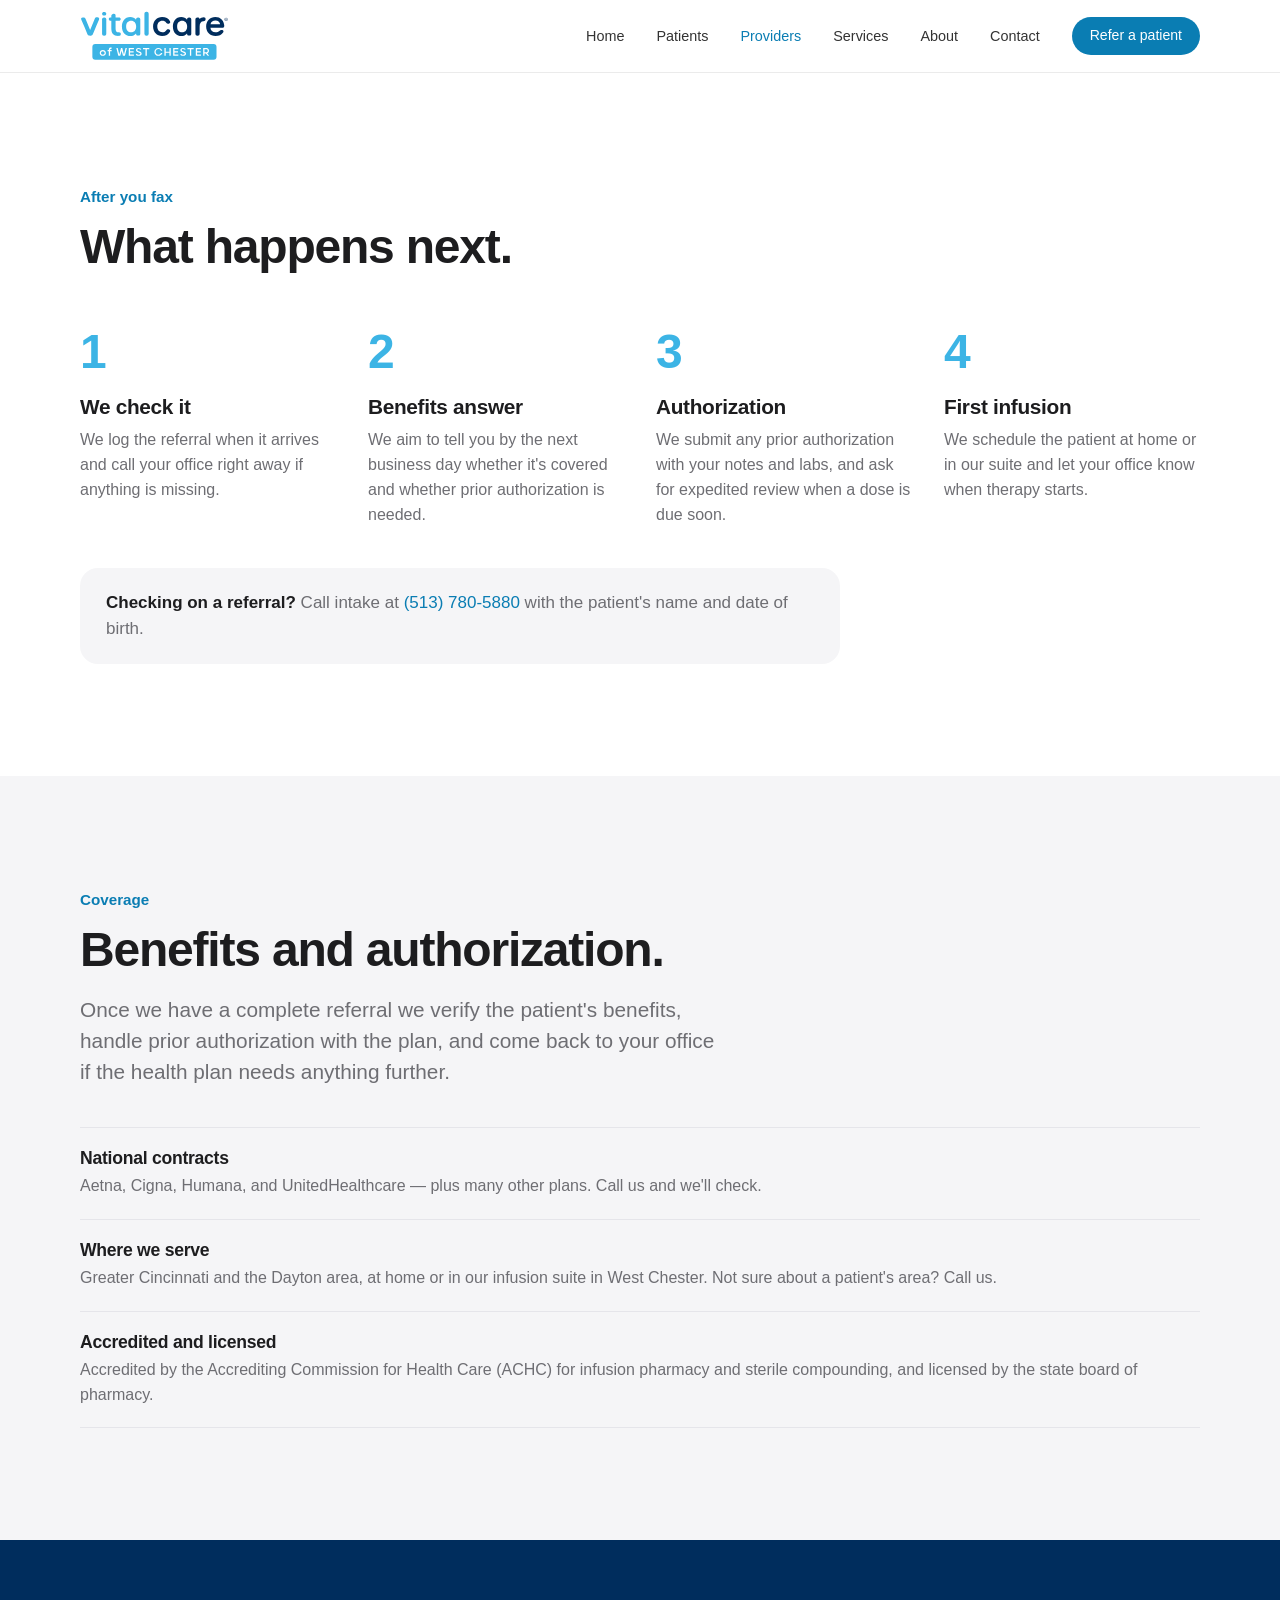
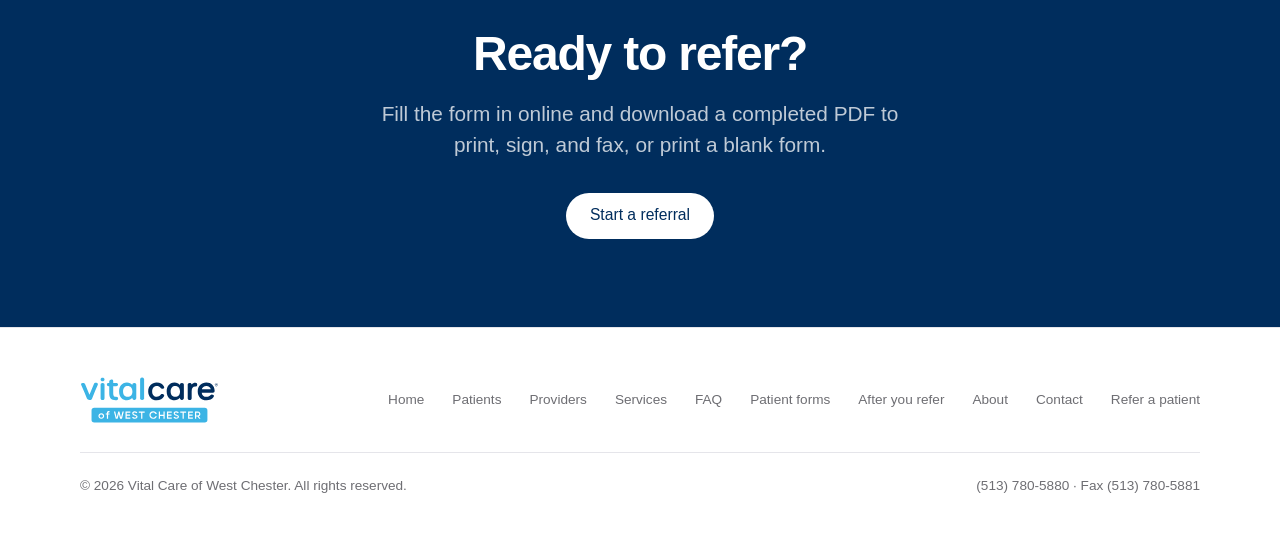
<file: docs/after-referral.html>
<!DOCTYPE html>
<html lang="en">
<head>
  <meta charset="utf-8" />
  <meta name="viewport" content="width=device-width, initial-scale=1" />
  <style>
    :root {
      --navy: #002d5d;
      --blue: #3cb4e5;
      --blue-ink: #0a7db3;
      --text: #1d1d1f;
      --muted: #6e6e73;
      --line: #e5e5ea;
      --gray: #f5f5f7;
      --white: #ffffff;
      --max: 1120px;
    }
    * { box-sizing: border-box; }
    html { scroll-behavior: smooth; }
    body {
      margin: 0;
      color: var(--text);
      background: var(--white);
      font-family: -apple-system, BlinkMacSystemFont, "SF Pro Text", "Segoe UI", Inter, Roboto, Helvetica, Arial, sans-serif;
      font-size: 17px;
      line-height: 1.55;
      -webkit-font-smoothing: antialiased;
    }
    img, svg { display: block; max-width: 100%; }
    .hero-photo, .door-photo, .feature-photo { background: linear-gradient(135deg, #002d5d 0%, #0a7db3 100%); }
    .hero-photo img, .door-photo img, .feature-photo img { color: transparent; font-size: 0; }
    a { color: inherit; text-decoration: none; }
    :focus-visible { outline: 3px solid var(--blue); outline-offset: 3px; border-radius: 4px; }
    .wrap { width: min(calc(100% - 48px), var(--max)); margin-inline: auto; }

    h1, h2, h3 { margin: 0; color: var(--text); font-weight: 600; letter-spacing: -.025em; line-height: 1.08; }
    h1 { font-size: clamp(2.6rem, 6vw, 4.5rem); }
    h2 { font-size: clamp(2rem, 4.2vw, 3rem); }
    h3 { font-size: 1.3rem; letter-spacing: -.015em; line-height: 1.25; }
    p { margin: 0; }
    .kicker { color: var(--blue-ink); font-size: .95rem; font-weight: 600; margin-bottom: 12px; }
    .lead { color: var(--muted); font-size: clamp(1.1rem, 1.8vw, 1.3rem); line-height: 1.5; }
    section { padding: 112px 0; }

    /* Links and buttons */
    .btn {
      display: inline-flex; align-items: center; justify-content: center;
      min-height: 46px; padding: 0 24px; border-radius: 999px;
      font-size: .98rem; font-weight: 500; transition: background .2s, color .2s;
    }
    .btn-primary { background: var(--blue-ink); color: var(--white); }
    .btn-primary:hover { background: #086a99; }
    .btn-white { background: var(--white); color: var(--navy); }
    .btn-white:hover { background: #e8f6fc; }
    .link { color: var(--blue-ink); font-weight: 500; white-space: nowrap; }
    .link:hover { text-decoration: underline; }
    .link::after { content: " ›"; }
    .link-light { color: #8fd4f2; }

    /* Header */
    header {
      position: sticky; top: 0; z-index: 50;
      background: rgba(255,255,255,.85);
      backdrop-filter: saturate(180%) blur(20px);
      -webkit-backdrop-filter: saturate(180%) blur(20px);
      border-bottom: 1px solid rgba(0,0,0,.08);
    }
    .nav { height: 72px; display: flex; align-items: center; justify-content: space-between; gap: 24px; }
    .logo { width: 150px; }
    .logo svg { width: 100%; height: auto; }
    .nav-links { display: flex; align-items: center; gap: 32px; list-style: none; margin: 0; padding: 0; }
    .nav-links a { font-size: .9rem; color: #333; }
    .nav-links a:hover { color: var(--blue-ink); }
    .nav-links .btn { min-height: 38px; padding: 0 18px; font-size: .88rem; color: var(--white); }
    .menu-btn { display: none; background: none; border: 0; padding: 8px; cursor: pointer; color: var(--text); }
    .menu-btn svg { width: 24px; height: 24px; }

    /* Hero */
    .hero { padding: 96px 0 0; text-align: center; }
    .hero h1 { max-width: 860px; margin: 0 auto 22px; }
    .hero .lead { max-width: 640px; margin: 0 auto 34px; }
    .hero-actions { display: flex; justify-content: center; align-items: center; gap: 28px; flex-wrap: wrap; }
    .hero-photo {
      margin: 72px auto 0; width: min(calc(100% - 48px), 1280px); aspect-ratio: 16 / 7;
      border-radius: 28px; overflow: hidden;
    }
    .hero-photo img { width: 100%; height: 100%; object-fit: cover; }

    /* Two doors */
    .doors { padding-top: 112px; }
    .doors-head { text-align: center; margin-bottom: 56px; }
    .doors-grid { display: grid; grid-template-columns: 1fr 1fr; gap: 24px; }
    .door {
      display: flex; flex-direction: column; border-radius: 28px; overflow: hidden;
      background: var(--gray); transition: transform .3s ease;
    }
    .door:hover { transform: translateY(-4px); }
    .door-photo { aspect-ratio: 4 / 3; overflow: hidden; }
    .door-photo img { width: 100%; height: 100%; object-fit: cover; transition: transform .6s ease; }
    .door:hover .door-photo img { transform: scale(1.03); }
    .door-body { padding: 36px 40px 40px; }
    .door-body h3 { font-size: 1.75rem; margin-bottom: 10px; }
    .door-body p { color: var(--muted); margin-bottom: 18px; }
    .door-dark { background: var(--navy); }
    .door-dark h3 { color: var(--white); }
    .door-dark p { color: rgba(255,255,255,.75); }

    /* Services */
    .services { background: var(--gray); }
    .split-head { display: grid; grid-template-columns: 1fr 1fr; gap: 48px; align-items: end; margin-bottom: 56px; }
    .service-list { display: grid; grid-template-columns: 1fr 1fr; column-gap: 64px; }
    .service { padding: 28px 0; border-top: 1px solid #d2d2d7; }
    .service h3 { margin-bottom: 6px; }
    .service p { color: var(--muted); font-size: 1rem; }

    /* Process */
    .steps { display: grid; grid-template-columns: repeat(4, 1fr); gap: 32px; margin-top: 56px; }
    .step-n { font-size: 3rem; font-weight: 600; color: var(--blue); letter-spacing: -.04em; line-height: 1; margin-bottom: 18px; }
    .step h3 { margin-bottom: 8px; }
    .step p { color: var(--muted); font-size: 1rem; }

    /* Setting feature */
    .feature { padding-top: 0; }
    .feature-grid { display: grid; grid-template-columns: 1fr 1fr; gap: 72px; align-items: center; }
    .feature-photo { border-radius: 28px; overflow: hidden; aspect-ratio: 1 / 1; }
    .feature-photo img { width: 100%; height: 100%; object-fit: cover; }
    .feature h2 { margin-bottom: 20px; }
    .feature .lead { margin-bottom: 28px; }
    .setting { padding: 20px 0; border-top: 1px solid var(--line); }
    .setting:last-child { border-bottom: 1px solid var(--line); }
    .setting h3 { font-size: 1.1rem; margin-bottom: 4px; }
    .setting p { color: var(--muted); font-size: 1rem; }

    /* Provider band */
    .providers { background: var(--navy); color: var(--white); }
    .providers h2, .providers h3 { color: var(--white); }
    .providers .kicker { color: #8fd4f2; }
    .providers .lead { color: rgba(255,255,255,.75); }
    .provider-grid { display: grid; grid-template-columns: 1.1fr .9fr; gap: 72px; align-items: start; }
    .provider-grid .lead { margin: 20px 0 32px; }
    .provider-actions { display: flex; gap: 28px; align-items: center; flex-wrap: wrap; }
    .info-list { border-top: 1px solid rgba(255,255,255,.18); }
    .info-row { display: flex; justify-content: space-between; gap: 24px; padding: 20px 0; border-bottom: 1px solid rgba(255,255,255,.18); }
    .info-row span { color: rgba(255,255,255,.65); }
    .info-row strong { font-weight: 500; text-align: right; }
    .info-row a:hover { color: #8fd4f2; }
    .requirement { margin-top: 28px; padding: 22px 24px; border-radius: 18px; background: rgba(255,255,255,.08); }
    .requirement h3 { font-size: 1rem; margin-bottom: 6px; }
    .requirement p { color: rgba(255,255,255,.78); font-size: .97rem; }

    /* Referral slot: intentionally empty */
    #online-referral { padding: 0; }

    /* FAQ */
    .faq-wrap { max-width: 820px; margin: 0 auto; }
    .faq-wrap h2 { text-align: center; margin-bottom: 48px; }
    .faq details { border-bottom: 1px solid var(--line); }
    .faq details:first-child { border-top: 1px solid var(--line); }
    .faq summary {
      display: flex; justify-content: space-between; align-items: center; gap: 24px;
      padding: 24px 0; font-size: 1.12rem; font-weight: 500; cursor: pointer; list-style: none;
    }
    .faq summary::-webkit-details-marker { display: none; }
    .faq summary::after { content: "+"; font-size: 1.6rem; font-weight: 300; color: var(--muted); transition: transform .25s; }
    .faq details[open] summary::after { transform: rotate(45deg); }
    .faq .answer { padding: 0 0 26px; color: var(--muted); }
    .faq .answer p + p, .faq .answer ul + p { margin-top: 12px; }
    .faq .answer ul { margin: 0; padding-left: 20px; }
    .faq .answer li { margin-bottom: 6px; }
    .faq .answer a { color: var(--blue-ink); }

    /* Contact */
    .contact { background: var(--gray); }
    .contact-grid { display: grid; grid-template-columns: .9fr 1.1fr; gap: 56px; align-items: stretch; }
    .contact h2 { margin-bottom: 32px; }
    .contact dl { margin: 0 0 32px; }
    .contact dt { color: var(--muted); font-size: .9rem; margin-top: 20px; }
    .contact dd { margin: 4px 0 0; font-size: 1.15rem; font-weight: 500; }
    .contact dd a:hover { color: var(--blue-ink); }
    .privacy { color: var(--muted); font-size: .92rem; max-width: 420px; }
    .map { border-radius: 28px; overflow: hidden; min-height: 400px; background: #e8e8ed; }
    .map iframe { width: 100%; height: 100%; min-height: 400px; border: 0; display: block; }

    /* Footer */
    footer { padding: 48px 0 40px; font-size: .85rem; color: var(--muted); border-top: 1px solid var(--line); }
    .footer-top { display: flex; justify-content: space-between; align-items: center; gap: 32px; flex-wrap: wrap; padding-bottom: 28px; border-bottom: 1px solid var(--line); }
    .footer-top .logo { width: 140px; }
    .footer-links { display: flex; gap: 28px; flex-wrap: wrap; }
    .footer-links a:hover { color: var(--text); }
    .footer-bottom { display: flex; justify-content: space-between; gap: 20px; flex-wrap: wrap; padding-top: 22px; }

    @media (max-width: 900px) {
      section { padding: 80px 0; }
      .menu-btn { display: block; }
      .nav-links {
        display: none; position: absolute; top: 72px; left: 0; right: 0;
        flex-direction: column; align-items: stretch; gap: 0; padding: 8px 24px 24px;
        background: rgba(255,255,255,.98); border-bottom: 1px solid var(--line);
      }
      .nav-links.open { display: flex; }
      .nav-links li a:not(.btn) { display: block; padding: 14px 0; font-size: 1.05rem; border-bottom: 1px solid var(--line); }
      .nav-links .btn { margin-top: 16px; min-height: 46px; width: 100%; }
      .hero { padding-top: 64px; }
      .hero-photo { aspect-ratio: 4 / 3; margin-top: 48px; border-radius: 20px; }
      .doors { padding-top: 80px; }
      .doors-grid, .split-head, .service-list, .feature-grid, .provider-grid, .contact-grid { grid-template-columns: 1fr; }
      .split-head { gap: 16px; }
      .steps { grid-template-columns: 1fr 1fr; }
      .feature-grid, .provider-grid { gap: 48px; }
    }
    @media (max-width: 560px) {
      .wrap { width: min(calc(100% - 32px), var(--max)); }
      .hero-photo { width: calc(100% - 32px); }
      .steps { grid-template-columns: 1fr; }
      .door-body { padding: 28px; }
      .info-row { flex-direction: column; gap: 4px; }
      .info-row strong { text-align: left; }
    }

    /* Patient resources */
    .res-lead { max-width: 640px; }
    .res-grid { display: grid; grid-template-columns: repeat(3, 1fr); gap: 44px 56px; margin-top: 56px; }
    .res-group h3 { font-size: 1.05rem; padding-bottom: 14px; margin-bottom: 16px; border-bottom: 1px solid var(--line); }
    .res-group ul { list-style: none; margin: 0; padding: 0; }
    .res-group li { margin-bottom: 11px; }
    .res-group a { color: var(--blue-ink); font-size: .98rem; }
    .res-group a:hover { text-decoration: underline; }
    @media (max-width: 900px) { .res-grid { grid-template-columns: 1fr 1fr; gap: 36px 40px; } }
    @media (max-width: 560px) { .res-grid { grid-template-columns: 1fr; } }

    /* ---------------- Online referral ---------------- */
    #online-referral { padding: 112px 0; background: var(--gray); }
    #online-referral h2 { margin-bottom: 18px; }
    .vcr-lead { max-width: 640px; }
    .vcr-privacy { margin-top: 14px; max-width: 640px; color: var(--muted); font-size: .95rem; }
    .vcr-loading { margin-top: 40px; color: var(--muted); }

    #vcr { margin-top: 44px; font-size: 15px; line-height: 1.5; color: var(--text); }
    #vcr .card {
      background: var(--white); border: 1px solid var(--line); border-radius: 28px;
      overflow: hidden; box-shadow: 0 1px 2px rgba(0,0,0,.04), 0 14px 34px rgba(0,45,93,.07);
    }
    #vcr h2, #vcr h3, #vcr h4, #vcr h5 { letter-spacing: normal; line-height: 1.3; font-weight: 700; }
    #vcr p { margin: 0; }

    @media (max-width: 900px) { #online-referral { padding: 80px 0; } }

    
    /* the hero title breaks after the comma; balance what is left on each line */
    .hero h1 { text-wrap: balance; }

    /* keep the grey/white rhythm from stacking once sections live on their own pages */
    #online-referral { background: var(--white); }
    #faq { background: var(--gray); }

    /* current page in the nav */
    .nav-links a[aria-current="page"] { color: var(--blue-ink); font-weight: 500; }
    /* a page whose first section is the navy band needs no extra top gap */
    .page-lead { padding-top: 96px; }
/* ---- referral form (scoped to #vcr) ---- */
#vcr .steps{display:flex;gap:2px;background:var(--gray);border-bottom:1px solid var(--line);overflow-x:auto;padding:0 12px;scrollbar-width:thin}
#vcr .step{flex:1 0 auto;min-width:92px;background:none;border:none;padding:13px 10px 11px;cursor:pointer;
        font-family:inherit;font-size:12px;font-weight:600;color:var(--muted);text-align:center;
        border-bottom:3px solid transparent;white-space:nowrap}
#vcr .step:hover:not(:disabled){color:var(--blue-ink)}
#vcr .step:disabled{cursor:default;opacity:.45}
#vcr .step .num{display:inline-flex;align-items:center;justify-content:center;width:19px;height:19px;border-radius:50%;
             background:var(--line);color:var(--muted);font-size:11px;margin-right:6px;vertical-align:middle}
#vcr .step.active{color:var(--blue-ink);border-bottom-color:var(--blue-ink)}
#vcr .step.active .num{background:var(--blue-ink);color:#fff}
#vcr .step.done .num{background:#2f9e5f;color:#fff}
#vcr .body{padding:28px 34px 30px}
#vcr .panel{display:none}
#vcr .panel.on{display:block}
#vcr .ptitle{font-size:20px;font-weight:700;margin:0 0 4px;letter-spacing:-.2px}
#vcr .psub{font-size:14px;color:var(--muted);margin:0 0 24px;line-height:1.5}

/* text boxes */
#vcr .grid{display:grid;grid-template-columns:repeat(auto-fill,minmax(200px,1fr));gap:14px 16px;margin-bottom:20px}
#vcr .fg{display:flex;flex-direction:column;min-width:0}
#vcr .fg.wide{grid-column:1/-1}
#vcr .fg label{font-weight:600;font-size:12.5px;margin-bottom:5px;color:#3a3a3c;line-height:1.3}
#vcr .fg label .req{color:#c0392b;margin-left:2px}
#vcr input[type=text], #vcr textarea{padding:9px 11px;border:1px solid #d2d2d7;border-radius:8px;
       font-family:inherit;font-size:14.5px;color:var(--text);background:#fff;width:100%;transition:border-color .12s,box-shadow .12s}
#vcr input[type=text]::placeholder, #vcr textarea::placeholder{color:#a1a1a6}
#vcr input[type=text]:focus, #vcr textarea:focus{outline:none;border-color:var(--blue-ink);box-shadow:0 0 0 3px rgba(10,125,179,.14)}
#vcr textarea{resize:vertical;min-height:84px}

/* questions with answers to pick */
#vcr .q{margin:0 0 20px;padding:0;border:0;min-width:0}
#vcr .q>legend,#vcr .q>.qlabel{font-weight:600;font-size:13.5px;color:var(--text);margin-bottom:4px;padding:0}
#vcr .qhint{font-size:12.5px;color:var(--muted);margin:0 0 9px;line-height:1.45}
#vcr .opts{display:flex;flex-wrap:wrap;gap:8px;margin-top:8px}
#vcr .opts.col{flex-direction:column;gap:6px}
#vcr .opt{display:flex;align-items:flex-start;gap:9px;padding:9px 13px;border:1px solid #d2d2d7;border-radius:9px;
          background:#fff;font-size:13.5px;line-height:1.4;cursor:pointer;transition:border-color .12s,background .12s}
#vcr .opts.col .opt{border-radius:8px}
#vcr .opt:hover{border-color:var(--blue-ink)}
#vcr .opt input{flex:none;margin:2px 0 0;width:16px;height:16px;accent-color:var(--blue-ink);cursor:pointer}
#vcr .opt:has(input:checked){border-color:var(--blue-ink);background:#eaf6fc}
#vcr .opt:has(input:focus-visible){box-shadow:0 0 0 3px rgba(10,125,179,.2)}
#vcr .clear{background:none;border:0;padding:4px 2px;margin-top:4px;font:inherit;font-size:12px;color:var(--muted);
            text-decoration:underline;cursor:pointer}
#vcr .clear:hover{color:var(--blue-ink)}

/* follow-up questions that appear under an answer */
#vcr .then{margin:10px 0 4px 8px;padding:14px 0 2px 16px;border-left:2px solid #bfe3f4}
#vcr .then[hidden]{display:none}
#vcr .then .grid{margin-bottom:12px}
#vcr .then .q{margin-bottom:14px}

/* section headings and notes */
#vcr .qh{font-size:12px;font-weight:700;text-transform:uppercase;letter-spacing:.7px;color:var(--muted);
         margin:30px 0 12px;padding-bottom:7px;border-bottom:1px solid var(--line)}
#vcr .panel>.qh:first-of-type{margin-top:4px}
#vcr .qh+.qhint{margin-top:-4px}
#vcr .note{font-size:13px;color:var(--navy);background:#f1f8fc;border-radius:8px;padding:10px 13px;margin:0 0 18px;line-height:1.5}

/* medication cards */
#vcr .med{border:1px solid #d2d2d7;border-radius:12px;margin-bottom:10px;background:#fff;overflow:hidden}
#vcr .med.open{border-color:var(--blue-ink);box-shadow:0 1px 3px rgba(10,125,179,.12)}
#vcr .medhead{display:flex;align-items:center;gap:11px;margin:0;padding:13px 16px;background:var(--gray);cursor:pointer}
#vcr .med.open .medhead{background:#eaf6fc;border-bottom:1px solid #cfe7f3}
#vcr .medhead input{flex:none;width:17px;height:17px;accent-color:var(--blue-ink);cursor:pointer}
#vcr .medhead b{font-size:14.5px;color:var(--navy)}
#vcr .medhead span{font-size:12.5px;color:var(--muted);margin-left:2px}
#vcr .medbody{padding:16px 16px 4px}
#vcr .medbody[hidden]{display:none}
#vcr .single{margin:0 0 18px}

/* referral type picker */
#vcr .types{display:grid;grid-template-columns:repeat(auto-fill,minmax(230px,1fr));gap:10px}
#vcr .tcard{text-align:left;padding:16px 17px;border:1px solid #d2d2d7;border-radius:12px;background:#fff;cursor:pointer;
            font-family:inherit;transition:border-color .13s,box-shadow .13s,transform .13s}
#vcr .tcard:hover{border-color:var(--blue-ink);box-shadow:0 3px 10px rgba(10,125,179,.11);transform:translateY(-1px)}
#vcr .tcard.sel{border-color:var(--blue-ink);background:#eaf6fc;box-shadow:inset 0 0 0 1px var(--blue-ink)}
#vcr .tcard b{display:block;font-size:15px;color:var(--text);margin-bottom:4px}
#vcr .tcard span{display:block;font-size:12.5px;color:var(--muted);line-height:1.45}

/* review */
#vcr .rev{border:1px solid var(--line);border-radius:12px;overflow:hidden;margin-bottom:14px}
#vcr .rev h4{margin:0;padding:10px 15px;background:var(--gray);font-size:12px;font-weight:700;display:flex;
          justify-content:space-between;align-items:center;text-transform:uppercase;letter-spacing:.6px;color:var(--muted);border-bottom:1px solid var(--line)}
#vcr .rev h4 button{background:none;border:0;font:inherit;font-size:12px;text-transform:none;letter-spacing:0;color:var(--blue-ink);cursor:pointer;font-weight:600}
#vcr .rev dl{margin:0;padding:8px 15px 12px;display:grid;grid-template-columns:minmax(140px,38%) 1fr;gap:2px 16px;font-size:13.5px}
#vcr .rev dt{color:var(--muted);padding:4px 0}
#vcr .rev dd{margin:0;padding:4px 0;color:var(--text);font-weight:500;word-break:break-word}
#vcr .rev .none{padding:12px 15px;font-size:13px;color:var(--muted)}
#vcr .after{font-size:13.5px;color:var(--muted);line-height:1.55;margin:18px 0 0}

/* messages and buttons */
#vcr .alert{padding:12px 15px;border-radius:9px;margin-bottom:18px;font-size:13.5px;border-left:3px solid;line-height:1.55}
#vcr .alert-info{background:#eaf6fc;color:var(--navy);border-left-color:var(--blue-ink)}
#vcr .alert-success{background:#eaf7ef;color:#1c6f3f;border-left-color:#2f9e5f}
#vcr .alert-error{background:#fdeeed;color:#a5342b;border-left-color:#c0392b}
#vcr .alert-warn{background:#fef7e8;color:#8a6216;border-left-color:#d9a327}
#vcr .alert ul{margin:6px 0 0;padding-left:18px}
#vcr .nav{display:flex;gap:10px;align-items:center;margin-top:30px;padding-top:20px;border-top:1px solid var(--line)}
#vcr .nav .spacer{flex:1}
#vcr button.btn{padding:10px 22px;border-radius:6px;font-weight:600;font-size:14px;cursor:pointer;font-family:inherit;border:1px solid transparent}
#vcr .primary{background:var(--blue-ink);color:#fff}
#vcr .primary:hover:not(:disabled){background:#086a99}
#vcr .primary:disabled{opacity:.5;cursor:not-allowed}
#vcr .ghost{background:#fff;color:var(--muted);border-color:var(--line)}
#vcr .ghost:hover{background:var(--gray)}
#vcr .link{background:none;border:none;color:var(--muted);font-size:12.5px;cursor:pointer;font-family:inherit;text-decoration:underline;padding:6px}
#vcr .link:hover{color:#c0392b}
#vcr .empty{color:var(--muted);font-size:13.5px;padding:14px 0}
@media(max-width:640px){
  #vcr .body{padding:22px 18px 24px}
  #vcr .nav{flex-wrap:wrap}
  #vcr .rev dl{grid-template-columns:1fr}
  #vcr .rev dt{padding-bottom:0}
  #vcr .then{margin-left:2px;padding-left:12px}
}
    /* ---- overrides, last so they win ---- */
    /* The site and the referral form share a few class names (.steps, .nav,
       .link, .btn). These keep the site's versions from reaching inside. */
    #vcr .steps { margin-top: 0; }
    #vcr .nav   { height: auto; justify-content: flex-start; }
    #vcr .link  { white-space: normal; }
    #vcr .link::after { content: none; }
    /* buttons take the site's pill shape */
    #vcr button.btn {
      display: inline-flex; align-items: center; justify-content: center;
      min-height: 44px; padding: 0 22px; border-radius: 999px;
      font-weight: 500; font-size: .95rem;
    }
    #vcr button.ghost { background: var(--white); color: var(--text); border: 1px solid var(--line); }
    #vcr button.ghost:hover { background: var(--gray); }
  </style>
  <link rel="icon" href="favicon.svg" type="image/svg+xml" />
  <link rel="icon" href="favicon-32.png" sizes="32x32" type="image/png" />
  <link rel="apple-touch-icon" href="apple-touch-icon.png" />
  <meta name="theme-color" content="#002d5d" />
  <link rel="stylesheet" href="site.css" />
  <script src="site-config.js"></script>
  <script src="site.js" defer></script>

  <style>
    h1.page-title { font-size: clamp(2rem, 4.2vw, 3rem); }
    .providers h1 { color: var(--white); }
    #online-referral h1 { margin-bottom: 18px; }
    .contact h1 { margin-bottom: 32px; }
    .faq-wrap h1 { text-align: center; margin-bottom: 48px; }
    .feature h1, .about-grid h1 { margin-bottom: 20px; }
    .nav-links .btn[aria-current="page"] { color: var(--white); background: #086a99; }
    .more-links { display: flex; flex-wrap: wrap; gap: 16px 40px; margin-top: 28px; font-size: 1.1rem; }
    .page-cta { padding: 88px 0; }
  </style>

  <title>After You Refer | Vital Care of West Chester</title>
  <meta name="description" content="What happens after you fax a referral to Vital Care of West Chester: benefits check, prior authorization, first infusion, coverage, and how to check on a referral." />
  <link rel="canonical" href="https://vitalcareofwestchester.com/after-referral.html" />
  <meta property="og:title" content="After You Refer | Vital Care of West Chester" />
  <meta property="og:description" content="What happens after you fax a referral to Vital Care of West Chester: benefits check, prior authorization, first infusion, coverage, and how to check on a referral." />
  <meta property="og:url" content="https://vitalcareofwestchester.com/after-referral.html" />
</head>
<body>

  <!-- Vital Care of West Chester logo (official SVG), defined once and reused -->
  <svg width="0" height="0" style="position:absolute" aria-hidden="true" focusable="false">
    <defs>
      <symbol id="vc-logo" viewBox="58 72 684 236">
        <g>
          <path fill="#3cb4e5" d="M169.0934,105.6958h-1.7759c-5.3681,0-8.7034,3.383-8.7034,8.8282v65.6204c0,5.447,3.3353,8.8318,8.7034,8.8318h1.7759c5.3644,0,8.6997-3.3849,8.6997-8.8318V114.524c0-5.4451-3.3353-8.8282-8.6997-8.8282Z"/>
          <path fill="#3cb4e5" d="M234.7652,173.8224c-9.6354,0-14.5301-3.128-14.5301-20.2284v-32.0434h14.6659c5.4488,0,8.8318-3.0638,8.8318-7.9952,0-4.9223-3.3023-7.8595-8.8318-7.8595h-14.6659v-8.2704c0-5.0984-2.7996-8.2668-7.3054-8.2668-.8256,0-1.7135,.1082-2.6162,.3137l-1.93,.4146c-4.9094,1.0145-7.6136,4.3334-7.6136,9.3474v6.4615h-3.8233c-4.8324,0-7.7164,2.9372-7.7164,7.8595,0,4.9314,3.383,7.9952,8.8282,7.9952h2.7116v33.8523c0,24.3141,9.4593,34.6889,31.6287,34.6889v-.0037c1.3026,0,2.7483-.0165,4.2086-.1449,2.6859-.2532,4.7039-1.1852,6.0029-2.7703,1.2916-1.5778,1.8053-3.7279,1.5264-6.3845-.2679-2.6015-1.842-6.966-9.3712-6.966Z"/>
          <path fill="#3cb4e5" d="M324.1549,105.6958h-1.6695c-5.4488,0-8.8318,3.383-8.8318,8.8282v1.6548c-5.7864-7.5439-15.33-12.013-26.3414-12.013-26.4625,0-38.3067,21.6815-38.3067,43.1684,0,30.0161,19.3075,43.451,38.4425,43.451,10.7985,0,20.4266-4.5223,26.2056-11.9378v1.1613c0,5.4451,3.383,8.8282,8.8318,8.8282h1.6695c5.4451,0,8.8282-3.383,8.8282-8.8282V114.524c0-5.4451-3.383-8.8282-8.8282-8.8282Zm-10.083,41.6384c0,16.0033-8.9236,26.345-22.7309,26.345-14.1889,0-23.006-10.094-23.006-26.345,0-16.1648,8.7107-26.2056,22.7309-26.2056,13.9761,0,23.006,10.2867,23.006,26.2056Z"/>
          <rect fill="#3cb4e5" x="351.7401" y="79.8351" width="19.4689" height="109.1411" rx="8.8318" ry="8.8318"/>
          <path fill="#002d5d" d="M433.1016,121.1286c8.0796,0,13.9908,2.7886,18.0489,8.4943,2.418,3.5591,5.1112,5.2158,8.4722,5.2158,.7559,0,1.5521-.0881,2.4364-.2789l1.009-.2568c2.7813-.5375,4.8507-1.952,5.8231-3.9848,.6935-1.4512,1.1448-3.882-.6238-7.2174-6.6523-12.5653-18.7167-18.935-35.863-18.935-23.8867,0-41.2238,18.1553-41.2238,43.1684s17.3371,43.1721,41.2238,43.1721c16.9812,0,29.4345-6.7972,36.0318-19.6946,1.398-2.8987,.9283-5.047,.2825-6.3386-.7338-1.4787-2.4804-3.416-6.5239-4.2214l-.6825-.1669c-.7669-.1376-1.486-.2036-2.1685-.2036-4.4508,0-6.9642,2.9501-8.4245,5.1021-4.1572,5.5864-10.1527,8.4172-17.8178,8.4172-13.5138,0-22.5914-10.4756-22.5914-26.0662,0-15.6749,9.0777-26.2056,22.5914-26.2056Z"/>
          <path fill="#002d5d" d="M556.6921,105.6958h-1.6695c-5.4451,0-8.8282,3.383-8.8282,8.8282v1.6585c-5.79-7.5476-15.3337-12.0167-26.345-12.0167-26.4588,0-38.3031,21.6815-38.3031,43.1684,0,30.0161,19.3075,43.451,38.4425,43.451,10.7949,0,20.4266-4.5242,26.2056-11.9397v1.1631c0,5.4451,3.383,8.8282,8.8282,8.8282h1.6695c5.4488,0,8.8318-3.383,8.8318-8.8282V114.524c0-5.4451-3.383-8.8282-8.8318-8.8282Zm-10.0794,41.6384c0,16.0033-8.9236,26.345-22.7309,26.345-14.1926,0-23.0097-10.094-23.0097-26.345,0-16.1648,8.7107-26.2056,22.7309-26.2056,13.9761,0,23.0097,10.2867,23.0097,26.2056Z"/>
          <path fill="#002d5d" d="M622.3016,104.7198c-7.8081,0-14.4127,3.1904-18.7167,8.8043-.2862-4.9204-3.5335-7.832-8.8098-7.832h-1.6695c-5.4451,0-8.8282,3.3849-8.8282,8.8318v65.6204c0,5.447,3.383,8.8318,8.8282,8.8318h1.6695c5.4488,0,8.8318-3.3849,8.8318-8.8318v-32.3919c0-16.0364,5.8818-24.2921,17.4435-24.5398,5.8304,0,9.0336-2.6308,9.5106-7.7622l.1394-1.1118c.3559-2.8216-.2752-5.2397-1.8199-6.988-1.5154-1.7209-3.794-2.6308-6.5789-2.6308Z"/>
          <path fill="#002d5d" d="M713.7607,150.8126c1.5044-1.5502,2.2566-3.7811,2.1795-6.4762-1.0384-24.4022-17.0032-40.1707-40.6697-40.1707-24.7636,0-42.0567,17.7517-42.0567,43.1684,0,25.8222,17.183,43.1721,42.7538,43.1721,15.697,0,27.3541-5.4708,34.6448-16.2583,1.6658-2.4584,2.1502-4.6636,1.4347-6.5496-.7338-1.9392-2.6565-3.3206-5.735-4.1114l-1.6695-.4183c-.7669-.1926-1.5154-.2899-2.2236-.2899-3.1555,0-5.247,1.8438-7.4559,3.794l-.921,.8072c-4.9535,4.4031-10.1087,6.1992-17.7994,6.1992-13.8733,0-22.3713-7.4155-23.5784-20.4339h54.444c2.807,0,5.1076-.8421,6.6523-2.4327Zm-16.5666-13.5578h-43.8986c2.2309-10.96,10.0573-16.9592,22.2539-16.9592,11.925,0,19.8799,6.2946,21.6448,16.9592Z"/>
          <path fill="#3cb4e5" d="M144.479,108.4588c-1.2769-1.9612-3.6546-3.0399-6.689-3.0399h-2.6418c-4.6562,0-7.9512,2.2089-9.7932,6.5661l-21.1578,51.7651-21.0446-51.4881c-1.842-4.3572-5.1369-6.5661-9.7932-6.5661h-2.6418c-3.0345,0-5.4121,1.0787-6.689,3.0399-1.3136,2.0126-1.3246,4.7333-.0367,7.6503l14.9184,34.2125,12.93,31.7858c1.5014,3.5543,4.0203,5.6439,7.509,6.2583,1.0671,.3106,2.229,.473,3.485,.473h4.0325c4.6966,0,7.9879-2.163,9.8005-6.4542l15.5392-38.1999-.0319-.0506,12.3411-28.302c1.2879-2.917,1.2769-5.6378-.0367-7.6504Z"/>
          <path fill="#3cb4e5" d="M158.6141,89.1593c0-5.4954,4.0208-8.4843,9.5888-8.4843,5.0897,0,9.5902,2.9889,9.5902,8.4843,0,5.5324-4.5005,8.4829-9.5902,8.4829-5.568,0-9.5888-2.9505-9.5888-8.4829Z"/>
          <path fill="#002d5d" d="M731.8391,114.6395c0,4.2562-3.3269,7.5831-7.5831,7.5831-4.2071,0-7.5831-3.3269-7.5831-7.5831,0-4.2074,3.376-7.4852,7.5831-7.4852,4.2562,0,7.5831,3.2778,7.5831,7.4852Zm-13.6004,0c0,3.4736,2.5928,6.2134,6.0664,6.2134,3.3754,0,5.9197-2.7398,5.9197-6.1646s-2.5443-6.2131-5.9688-6.2131-6.0173,2.7886-6.0173,6.1643Zm4.6472,4.1587h-1.3694v-7.8769c.7335-.1467,1.5652-.2446,2.5928-.2446,1.3209,0,1.9569,.2446,2.4952,.6359,.4401,.2937,.7826,.9296,.7826,1.6635,0,.9784-.7335,1.5656-1.5652,1.8593v.0979c.7335,.2446,1.076,.8805,1.3209,1.9077,.2443,1.1742,.391,1.6635,.5868,1.9572h-1.4185c-.2449-.2937-.4408-.9788-.6366-2.0548-.1951-.8809-.7335-1.2722-1.8586-1.2722h-.93v3.3269Zm0-4.452h.9784c1.0767,0,2.0551-.2937,2.0551-1.223,0-.7829-.4892-1.3209-1.9077-1.3209-.5383,0-.8809,.0488-1.1258,.0976v2.4464Z"/>
        </g>
        <rect fill="#3cb4e5" x="114.3558" y="226.8714" width="566.1621" height="72.1104" rx="13.4018" ry="13.4018"/>
        <g fill="#fff">
          <path d="M176.0938,267.6348c0,7.4531-6.1807,13.5127-14.0576,13.5127s-14.0576-6.0596-14.0576-13.5127,6.1807-13.5117,14.0576-13.5117,14.0576,6.0586,14.0576,13.5117Zm-5.938,0c0-4.6055-3.6357-7.9375-8.1196-7.9375s-8.1191,3.332-8.1191,7.9375,3.6353,7.9375,8.1191,7.9375,8.1196-3.332,8.1196-7.9375Z"/>
          <path d="M183.7891,254.7891h5.5137v-1.5752c0-9.8164,7.2715-10.1797,8.6045-10.1797,1.3936,0,2.7266,.1211,4.3018,.3633v5.3926c-1.3936-.1211-1.7568-.1211-1.7568-.1211-5.2109,.0605-5.2109,4.5449-5.2109,4.5449v1.5752h7.0283v5.5742h-7.0283v20.1172h-5.9385v-20.1172h-5.5137v-5.5742Z"/>
          <path d="M258.3775,274.4209l7.271-29.0234h6.2412l-8.9678,35.083h-9.0889l-6.0596-23.0859-6.0591,23.0859h-9.0889l-8.9678-35.083h6.2412l7.271,29.0234,7.6348-29.0234h5.938l7.6348,29.0234Z"/>
          <path d="M303.8829,274.9062v5.5742h-23.5103v-35.083h23.5103v5.5742h-17.5723v9.5742h16.2393v5.5742h-16.2393v8.7861h17.5723Z"/>
          <path d="M312.4263,274.6025l4.3628-3.4531c1.3936,1.8779,4.8472,4.4229,9.5732,4.4229,5.6958,0,6.8472-3.5752,6.8472-4.4834,0-6.5439-19.9351-3.9385-19.9351-16.8447,0-3.2725,2.3027-9.4531,12.1187-9.4531,7.6953,0,11.2095,3.9385,12.4214,5.7568l-4.3022,3.2109c-2.1206-2.4238-5.5742-3.3926-8.5435-3.3926-2.9082,0-5.8169,1.9385-5.8169,4.3018,0,7.9375,19.9956,4.0596,19.9956,16.8447,0,3.3936-3.0298,9.6348-13.0879,9.6348-8.0591,0-11.937-4.0605-13.6333-6.5449Z"/>
          <path d="M345.3892,250.9717v-5.5742h28.5996v5.5742h-11.3306v29.5088h-5.9385v-29.5088h-11.3306Z"/>
          <path d="M397.0728,262.9688c0-10.0576,8.2402-18.1777,18.6016-18.1777,8.4834,0,15.6328,5.4541,17.9355,12.9668h-6.665c-1.9395-4.4229-6.2412-7.3916-11.2705-7.3916-6.8467,0-12.6641,5.4531-12.6641,12.6025,0,6.9082,5.8174,12.6035,12.6641,12.6035,5.0293,0,9.3311-2.9688,11.2705-7.3926h6.665c-2.3027,7.5137-9.4521,12.9678-17.9355,12.9678-10.3613,0-18.6016-8.1201-18.6016-18.1787Z"/>
          <path d="M465.8453,267.5137h-16.9062v12.9668h-5.9375v-35.083h5.9375v16.542h16.9062v-16.542h5.9375v35.083h-5.9375v-12.9668Z"/>
          <path d="M506.3804,274.9062v5.5742h-23.5098v-35.083h23.5098v5.5742h-17.5713v9.5742h16.2383v5.5742h-16.2383v8.7861h17.5713Z"/>
          <path d="M514.9244,274.6025l4.3623-3.4531c1.3936,1.8779,4.8477,4.4229,9.5742,4.4229,5.6953,0,6.8467-3.5752,6.8467-4.4834,0-6.5439-19.9346-3.9385-19.9346-16.8447,0-3.2725,2.3018-9.4531,12.1182-9.4531,7.6953,0,11.21,3.9385,12.4219,5.7568l-4.3027,3.2109c-2.1201-2.4238-5.5742-3.3926-8.543-3.3926-2.9092,0-5.8174,1.9385-5.8174,4.3018,0,7.9375,19.9961,4.0596,19.9961,16.8447,0,3.3936-3.0303,9.6348-13.0889,9.6348-8.0586,0-11.9365-4.0605-13.6328-6.5449Z"/>
          <path d="M547.8873,250.9717v-5.5742h28.5996v5.5742h-11.3311v29.5088h-5.9375v-29.5088h-11.3311Z"/>
          <path d="M609.5689,274.9062v5.5742h-23.5098v-35.083h23.5098v5.5742h-17.5713v9.5742h16.2383v5.5742h-16.2383v8.7861h17.5713Z"/>
          <path d="M640.2906,280.4805l-8.4834-10.4219h-6.1797v10.4219h-5.9385v-35.083h14.2393s12.2402,.1211,12.2402,12.3604c0,7.3926-4.4844,10.3613-8.0596,11.5127l8.7861,11.21h-6.6045Zm-14.6631-15.9961h7.9375c3.7568,0,6.665-1.6973,6.665-6.7266s-2.9082-6.7861-6.665-6.7861h-7.9375v13.5127Z"/>
        </g>
      </symbol>
    </defs>
  </svg>

  <header>
    <div class="wrap nav">
      <a class="logo" href="index.html" aria-label="Vital Care of West Chester, home">
        <svg viewBox="0 0 684 236" role="img" aria-label="Vital Care of West Chester"><use href="#vc-logo" width="684" height="236"/></svg>
      </a>
      <button class="menu-btn" aria-label="Menu" aria-expanded="false" aria-controls="nav-links">
        <svg viewBox="0 0 24 24" fill="none" stroke="currentColor" stroke-width="1.8" stroke-linecap="round"><path d="M4 8h16M4 16h16"/></svg>
      </button>
      <ul class="nav-links" id="nav-links">
        <li><a href="index.html">Home</a></li>
        <li><a href="patients.html">Patients</a></li>
        <li><a href="providers.html" aria-current="page">Providers</a></li>
        <li><a href="services.html">Services</a></li>
        <li><a href="about.html">About</a></li>
        <li><a href="contact.html">Contact</a></li>
        <li><a class="btn btn-primary" href="refer.html">Refer a patient</a></li>
      </ul>
    </div>
  </header>

  <main id="top">

<section id="after-you-fax">
      <div class="wrap">
        <p class="kicker">After you fax</p>
        <h1 class="page-title">What happens next.</h1>
        <div class="steps">
          <div class="step">
            <div class="step-n">1</div>
            <h3>We check it</h3>
            <p>We log the referral when it arrives and call your office right away if anything is missing.</p>
          </div>
          <div class="step">
            <div class="step-n">2</div>
            <h3>Benefits answer</h3>
            <p>We aim to tell you by the next business day whether it's covered and whether prior authorization is needed.</p>
          </div>
          <div class="step">
            <div class="step-n">3</div>
            <h3>Authorization</h3>
            <p>We submit any prior authorization with your notes and labs, and ask for expedited review when a dose is due soon.</p>
          </div>
          <div class="step">
            <div class="step-n">4</div>
            <h3>First infusion</h3>
            <p>We schedule the patient at home or in our suite and let your office know when therapy starts.</p>
          </div>
        </div>
        <p class="status-note"><strong>Checking on a referral?</strong> Call intake at <a href="tel:+15137805880">(513) 780-5880</a> with the patient's name and date of birth.</p>
      </div>
    </section>
<section class="services" id="coverage">
      <div class="wrap">
        <p class="kicker">Coverage</p>
        <h2>Benefits and authorization.</h2>
        <p class="lead" style="max-width:640px;margin-top:18px">Once we have a complete referral we verify the
          patient's benefits, handle prior authorization with the plan, and come back to your office if the
          health plan needs anything further.</p>
        <div class="setting" style="margin-top:40px">
          <h3>National contracts</h3>
          <p>Aetna, Cigna, Humana, and UnitedHealthcare — plus many other plans. Call us and we'll check.</p>
        </div>
        <div class="setting">
          <h3>Where we serve</h3>
          <p>Greater Cincinnati and the Dayton area<span data-vc-show="serveNorthernKentucky" hidden>, plus Northern Kentucky</span>, at home or in our infusion suite in West Chester. Not sure about a patient's area? Call us.</p>
        </div>
        <div class="setting">
          <h3>Accredited and licensed</h3>
          <p>Accredited by the Accrediting Commission for Health Care (ACHC) for infusion pharmacy and sterile
             compounding, and licensed by the state board of pharmacy.</p>
        </div>
      </div>
    </section>
<section class="providers page-cta" id="start">
      <div class="wrap" style="text-align:center">
        <h2>Ready to refer?</h2>
        <p class="lead" style="max-width:520px;margin:18px auto 32px">Fill the form in online and download a completed PDF to print, sign, and fax, or print a blank form.</p>
        <a class="btn btn-white" href="refer.html">Start a referral</a>
      </div>
    </section>

  </main>

  <footer>
    <div class="wrap">
      <div class="footer-top">
        <a class="logo" href="index.html" aria-label="Vital Care of West Chester, home">
          <svg viewBox="0 0 684 236" role="img" aria-label="Vital Care of West Chester"><use href="#vc-logo" width="684" height="236"/></svg>
        </a>
        <nav class="footer-links" aria-label="Footer">
          <a href="index.html">Home</a>
          <a href="patients.html">Patients</a>
          <a href="providers.html">Providers</a>
          <a href="services.html">Services</a>
          <a href="faq.html">FAQ</a>
          <a href="resources.html">Patient forms</a>
          <a href="after-referral.html">After you refer</a>
          <a href="about.html">About</a>
          <a href="contact.html">Contact</a>
          <a href="refer.html">Refer a patient</a>
        </nav>
      </div>
      <div class="footer-bottom">
        <span>© <span id="year"></span> Vital Care of West Chester. All rights reserved.</span>
        <span>(513) 780-5880 · Fax (513) 780-5881</span>
      </div>
    </div>
  </footer>

  <script>
    (function () {

    // Landing on this page at a #section (e.g. from another page's nav)
    function jumpToHash() {
      if (!location.hash || location.hash.length < 2) return;
      var t;
      try { t = document.querySelector(location.hash); } catch (e) { return; }
      if (!t) return;
      var off = document.querySelector("header").offsetHeight;
      window.scrollTo({ top: t.getBoundingClientRect().top + window.scrollY - off });
    }
    window.addEventListener("load", jumpToHash);
    setTimeout(jumpToHash, 400);   // again once any lazy content has appeared

    var yr = document.getElementById("year");
    if (yr) yr.textContent = new Date().getFullYear();

    // Mobile menu
    var menuBtn = document.querySelector(".menu-btn");
    var links = document.getElementById("nav-links");
    if (!menuBtn || !links) return;
    menuBtn.addEventListener("click", () => {
      const open = links.classList.toggle("open");
      menuBtn.setAttribute("aria-expanded", open);
    });
    links.addEventListener("click", (e) => {
      if (e.target.closest("a")) {
        links.classList.remove("open");
        menuBtn.setAttribute("aria-expanded", "false");
      }
    });

    // Anchor scrolling that accounts for the sticky header
    document.addEventListener("click", (e) => {
      const a = e.target.closest('a[href^="#"]');
      if (!a) return;
      const hash = a.getAttribute("href");
      if (hash === "#" || hash.length < 2) return;
      const target = hash === "#top" ? document.body : document.querySelector(hash);
      if (!target) return;
      e.preventDefault();
      const offset = document.querySelector("header").offsetHeight;
      const top = hash === "#top" ? 0 : target.getBoundingClientRect().top + window.scrollY - offset;
      window.scrollTo({ top, behavior: "smooth" });
      try { history.pushState(null, "", hash); } catch (err) {}
    });
    })();
  </script>

</body>
</html>
</file>
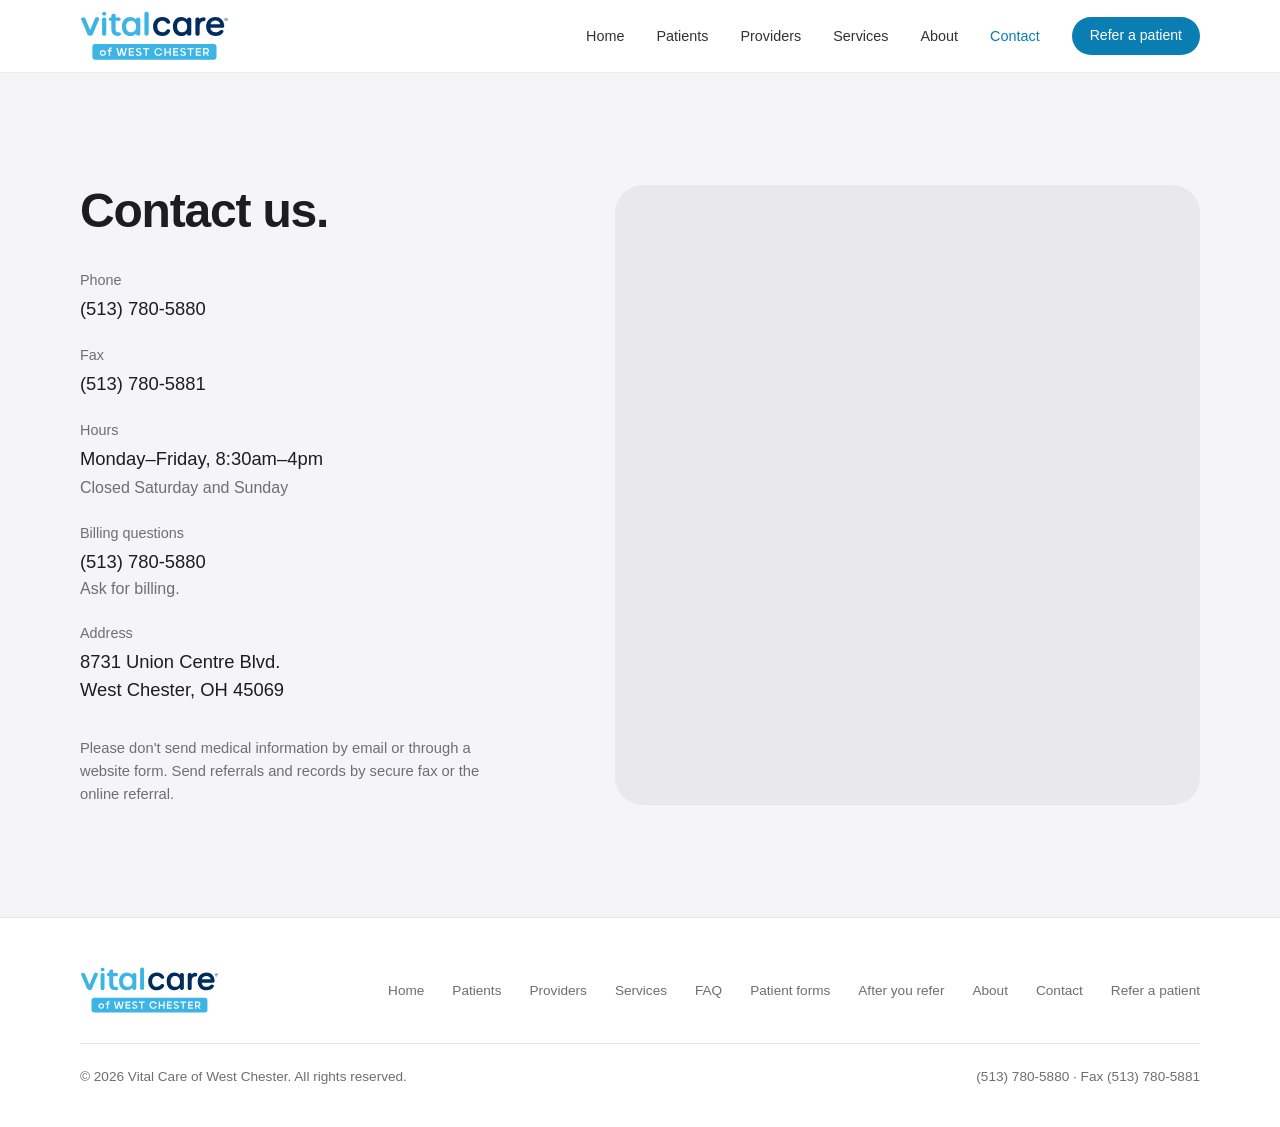
<file: docs/contact.html>
<!DOCTYPE html>
<html lang="en">
<head>
  <meta charset="utf-8" />
  <meta name="viewport" content="width=device-width, initial-scale=1" />
  <style>
    :root {
      --navy: #002d5d;
      --blue: #3cb4e5;
      --blue-ink: #0a7db3;
      --text: #1d1d1f;
      --muted: #6e6e73;
      --line: #e5e5ea;
      --gray: #f5f5f7;
      --white: #ffffff;
      --max: 1120px;
    }
    * { box-sizing: border-box; }
    html { scroll-behavior: smooth; }
    body {
      margin: 0;
      color: var(--text);
      background: var(--white);
      font-family: -apple-system, BlinkMacSystemFont, "SF Pro Text", "Segoe UI", Inter, Roboto, Helvetica, Arial, sans-serif;
      font-size: 17px;
      line-height: 1.55;
      -webkit-font-smoothing: antialiased;
    }
    img, svg { display: block; max-width: 100%; }
    .hero-photo, .door-photo, .feature-photo { background: linear-gradient(135deg, #002d5d 0%, #0a7db3 100%); }
    .hero-photo img, .door-photo img, .feature-photo img { color: transparent; font-size: 0; }
    a { color: inherit; text-decoration: none; }
    :focus-visible { outline: 3px solid var(--blue); outline-offset: 3px; border-radius: 4px; }
    .wrap { width: min(calc(100% - 48px), var(--max)); margin-inline: auto; }

    h1, h2, h3 { margin: 0; color: var(--text); font-weight: 600; letter-spacing: -.025em; line-height: 1.08; }
    h1 { font-size: clamp(2.6rem, 6vw, 4.5rem); }
    h2 { font-size: clamp(2rem, 4.2vw, 3rem); }
    h3 { font-size: 1.3rem; letter-spacing: -.015em; line-height: 1.25; }
    p { margin: 0; }
    .kicker { color: var(--blue-ink); font-size: .95rem; font-weight: 600; margin-bottom: 12px; }
    .lead { color: var(--muted); font-size: clamp(1.1rem, 1.8vw, 1.3rem); line-height: 1.5; }
    section { padding: 112px 0; }

    /* Links and buttons */
    .btn {
      display: inline-flex; align-items: center; justify-content: center;
      min-height: 46px; padding: 0 24px; border-radius: 999px;
      font-size: .98rem; font-weight: 500; transition: background .2s, color .2s;
    }
    .btn-primary { background: var(--blue-ink); color: var(--white); }
    .btn-primary:hover { background: #086a99; }
    .btn-white { background: var(--white); color: var(--navy); }
    .btn-white:hover { background: #e8f6fc; }
    .link { color: var(--blue-ink); font-weight: 500; white-space: nowrap; }
    .link:hover { text-decoration: underline; }
    .link::after { content: " ›"; }
    .link-light { color: #8fd4f2; }

    /* Header */
    header {
      position: sticky; top: 0; z-index: 50;
      background: rgba(255,255,255,.85);
      backdrop-filter: saturate(180%) blur(20px);
      -webkit-backdrop-filter: saturate(180%) blur(20px);
      border-bottom: 1px solid rgba(0,0,0,.08);
    }
    .nav { height: 72px; display: flex; align-items: center; justify-content: space-between; gap: 24px; }
    .logo { width: 150px; }
    .logo svg { width: 100%; height: auto; }
    .nav-links { display: flex; align-items: center; gap: 32px; list-style: none; margin: 0; padding: 0; }
    .nav-links a { font-size: .9rem; color: #333; }
    .nav-links a:hover { color: var(--blue-ink); }
    .nav-links .btn { min-height: 38px; padding: 0 18px; font-size: .88rem; color: var(--white); }
    .menu-btn { display: none; background: none; border: 0; padding: 8px; cursor: pointer; color: var(--text); }
    .menu-btn svg { width: 24px; height: 24px; }

    /* Hero */
    .hero { padding: 96px 0 0; text-align: center; }
    .hero h1 { max-width: 860px; margin: 0 auto 22px; }
    .hero .lead { max-width: 640px; margin: 0 auto 34px; }
    .hero-actions { display: flex; justify-content: center; align-items: center; gap: 28px; flex-wrap: wrap; }
    .hero-photo {
      margin: 72px auto 0; width: min(calc(100% - 48px), 1280px); aspect-ratio: 16 / 7;
      border-radius: 28px; overflow: hidden;
    }
    .hero-photo img { width: 100%; height: 100%; object-fit: cover; }

    /* Two doors */
    .doors { padding-top: 112px; }
    .doors-head { text-align: center; margin-bottom: 56px; }
    .doors-grid { display: grid; grid-template-columns: 1fr 1fr; gap: 24px; }
    .door {
      display: flex; flex-direction: column; border-radius: 28px; overflow: hidden;
      background: var(--gray); transition: transform .3s ease;
    }
    .door:hover { transform: translateY(-4px); }
    .door-photo { aspect-ratio: 4 / 3; overflow: hidden; }
    .door-photo img { width: 100%; height: 100%; object-fit: cover; transition: transform .6s ease; }
    .door:hover .door-photo img { transform: scale(1.03); }
    .door-body { padding: 36px 40px 40px; }
    .door-body h3 { font-size: 1.75rem; margin-bottom: 10px; }
    .door-body p { color: var(--muted); margin-bottom: 18px; }
    .door-dark { background: var(--navy); }
    .door-dark h3 { color: var(--white); }
    .door-dark p { color: rgba(255,255,255,.75); }

    /* Services */
    .services { background: var(--gray); }
    .split-head { display: grid; grid-template-columns: 1fr 1fr; gap: 48px; align-items: end; margin-bottom: 56px; }
    .service-list { display: grid; grid-template-columns: 1fr 1fr; column-gap: 64px; }
    .service { padding: 28px 0; border-top: 1px solid #d2d2d7; }
    .service h3 { margin-bottom: 6px; }
    .service p { color: var(--muted); font-size: 1rem; }

    /* Process */
    .steps { display: grid; grid-template-columns: repeat(4, 1fr); gap: 32px; margin-top: 56px; }
    .step-n { font-size: 3rem; font-weight: 600; color: var(--blue); letter-spacing: -.04em; line-height: 1; margin-bottom: 18px; }
    .step h3 { margin-bottom: 8px; }
    .step p { color: var(--muted); font-size: 1rem; }

    /* Setting feature */
    .feature { padding-top: 0; }
    .feature-grid { display: grid; grid-template-columns: 1fr 1fr; gap: 72px; align-items: center; }
    .feature-photo { border-radius: 28px; overflow: hidden; aspect-ratio: 1 / 1; }
    .feature-photo img { width: 100%; height: 100%; object-fit: cover; }
    .feature h2 { margin-bottom: 20px; }
    .feature .lead { margin-bottom: 28px; }
    .setting { padding: 20px 0; border-top: 1px solid var(--line); }
    .setting:last-child { border-bottom: 1px solid var(--line); }
    .setting h3 { font-size: 1.1rem; margin-bottom: 4px; }
    .setting p { color: var(--muted); font-size: 1rem; }

    /* Provider band */
    .providers { background: var(--navy); color: var(--white); }
    .providers h2, .providers h3 { color: var(--white); }
    .providers .kicker { color: #8fd4f2; }
    .providers .lead { color: rgba(255,255,255,.75); }
    .provider-grid { display: grid; grid-template-columns: 1.1fr .9fr; gap: 72px; align-items: start; }
    .provider-grid .lead { margin: 20px 0 32px; }
    .provider-actions { display: flex; gap: 28px; align-items: center; flex-wrap: wrap; }
    .info-list { border-top: 1px solid rgba(255,255,255,.18); }
    .info-row { display: flex; justify-content: space-between; gap: 24px; padding: 20px 0; border-bottom: 1px solid rgba(255,255,255,.18); }
    .info-row span { color: rgba(255,255,255,.65); }
    .info-row strong { font-weight: 500; text-align: right; }
    .info-row a:hover { color: #8fd4f2; }
    .requirement { margin-top: 28px; padding: 22px 24px; border-radius: 18px; background: rgba(255,255,255,.08); }
    .requirement h3 { font-size: 1rem; margin-bottom: 6px; }
    .requirement p { color: rgba(255,255,255,.78); font-size: .97rem; }

    /* Referral slot: intentionally empty */
    #online-referral { padding: 0; }

    /* FAQ */
    .faq-wrap { max-width: 820px; margin: 0 auto; }
    .faq-wrap h2 { text-align: center; margin-bottom: 48px; }
    .faq details { border-bottom: 1px solid var(--line); }
    .faq details:first-child { border-top: 1px solid var(--line); }
    .faq summary {
      display: flex; justify-content: space-between; align-items: center; gap: 24px;
      padding: 24px 0; font-size: 1.12rem; font-weight: 500; cursor: pointer; list-style: none;
    }
    .faq summary::-webkit-details-marker { display: none; }
    .faq summary::after { content: "+"; font-size: 1.6rem; font-weight: 300; color: var(--muted); transition: transform .25s; }
    .faq details[open] summary::after { transform: rotate(45deg); }
    .faq .answer { padding: 0 0 26px; color: var(--muted); }
    .faq .answer p + p, .faq .answer ul + p { margin-top: 12px; }
    .faq .answer ul { margin: 0; padding-left: 20px; }
    .faq .answer li { margin-bottom: 6px; }
    .faq .answer a { color: var(--blue-ink); }

    /* Contact */
    .contact { background: var(--gray); }
    .contact-grid { display: grid; grid-template-columns: .9fr 1.1fr; gap: 56px; align-items: stretch; }
    .contact h2 { margin-bottom: 32px; }
    .contact dl { margin: 0 0 32px; }
    .contact dt { color: var(--muted); font-size: .9rem; margin-top: 20px; }
    .contact dd { margin: 4px 0 0; font-size: 1.15rem; font-weight: 500; }
    .contact dd a:hover { color: var(--blue-ink); }
    .privacy { color: var(--muted); font-size: .92rem; max-width: 420px; }
    .map { border-radius: 28px; overflow: hidden; min-height: 400px; background: #e8e8ed; }
    .map iframe { width: 100%; height: 100%; min-height: 400px; border: 0; display: block; }

    /* Footer */
    footer { padding: 48px 0 40px; font-size: .85rem; color: var(--muted); border-top: 1px solid var(--line); }
    .footer-top { display: flex; justify-content: space-between; align-items: center; gap: 32px; flex-wrap: wrap; padding-bottom: 28px; border-bottom: 1px solid var(--line); }
    .footer-top .logo { width: 140px; }
    .footer-links { display: flex; gap: 28px; flex-wrap: wrap; }
    .footer-links a:hover { color: var(--text); }
    .footer-bottom { display: flex; justify-content: space-between; gap: 20px; flex-wrap: wrap; padding-top: 22px; }

    @media (max-width: 900px) {
      section { padding: 80px 0; }
      .menu-btn { display: block; }
      .nav-links {
        display: none; position: absolute; top: 72px; left: 0; right: 0;
        flex-direction: column; align-items: stretch; gap: 0; padding: 8px 24px 24px;
        background: rgba(255,255,255,.98); border-bottom: 1px solid var(--line);
      }
      .nav-links.open { display: flex; }
      .nav-links li a:not(.btn) { display: block; padding: 14px 0; font-size: 1.05rem; border-bottom: 1px solid var(--line); }
      .nav-links .btn { margin-top: 16px; min-height: 46px; width: 100%; }
      .hero { padding-top: 64px; }
      .hero-photo { aspect-ratio: 4 / 3; margin-top: 48px; border-radius: 20px; }
      .doors { padding-top: 80px; }
      .doors-grid, .split-head, .service-list, .feature-grid, .provider-grid, .contact-grid { grid-template-columns: 1fr; }
      .split-head { gap: 16px; }
      .steps { grid-template-columns: 1fr 1fr; }
      .feature-grid, .provider-grid { gap: 48px; }
    }
    @media (max-width: 560px) {
      .wrap { width: min(calc(100% - 32px), var(--max)); }
      .hero-photo { width: calc(100% - 32px); }
      .steps { grid-template-columns: 1fr; }
      .door-body { padding: 28px; }
      .info-row { flex-direction: column; gap: 4px; }
      .info-row strong { text-align: left; }
    }

    /* Patient resources */
    .res-lead { max-width: 640px; }
    .res-grid { display: grid; grid-template-columns: repeat(3, 1fr); gap: 44px 56px; margin-top: 56px; }
    .res-group h3 { font-size: 1.05rem; padding-bottom: 14px; margin-bottom: 16px; border-bottom: 1px solid var(--line); }
    .res-group ul { list-style: none; margin: 0; padding: 0; }
    .res-group li { margin-bottom: 11px; }
    .res-group a { color: var(--blue-ink); font-size: .98rem; }
    .res-group a:hover { text-decoration: underline; }
    @media (max-width: 900px) { .res-grid { grid-template-columns: 1fr 1fr; gap: 36px 40px; } }
    @media (max-width: 560px) { .res-grid { grid-template-columns: 1fr; } }

    /* ---------------- Online referral ---------------- */
    #online-referral { padding: 112px 0; background: var(--gray); }
    #online-referral h2 { margin-bottom: 18px; }
    .vcr-lead { max-width: 640px; }
    .vcr-privacy { margin-top: 14px; max-width: 640px; color: var(--muted); font-size: .95rem; }
    .vcr-loading { margin-top: 40px; color: var(--muted); }

    #vcr { margin-top: 44px; font-size: 15px; line-height: 1.5; color: var(--text); }
    #vcr .card {
      background: var(--white); border: 1px solid var(--line); border-radius: 28px;
      overflow: hidden; box-shadow: 0 1px 2px rgba(0,0,0,.04), 0 14px 34px rgba(0,45,93,.07);
    }
    #vcr h2, #vcr h3, #vcr h4, #vcr h5 { letter-spacing: normal; line-height: 1.3; font-weight: 700; }
    #vcr p { margin: 0; }

    @media (max-width: 900px) { #online-referral { padding: 80px 0; } }

    
    /* the hero title breaks after the comma; balance what is left on each line */
    .hero h1 { text-wrap: balance; }

    /* keep the grey/white rhythm from stacking once sections live on their own pages */
    #online-referral { background: var(--white); }
    #faq { background: var(--gray); }

    /* current page in the nav */
    .nav-links a[aria-current="page"] { color: var(--blue-ink); font-weight: 500; }
    /* a page whose first section is the navy band needs no extra top gap */
    .page-lead { padding-top: 96px; }
/* ---- referral form (scoped to #vcr) ---- */
#vcr .steps{display:flex;gap:2px;background:var(--gray);border-bottom:1px solid var(--line);overflow-x:auto;padding:0 12px;scrollbar-width:thin}
#vcr .step{flex:1 0 auto;min-width:92px;background:none;border:none;padding:13px 10px 11px;cursor:pointer;
        font-family:inherit;font-size:12px;font-weight:600;color:var(--muted);text-align:center;
        border-bottom:3px solid transparent;white-space:nowrap}
#vcr .step:hover:not(:disabled){color:var(--blue-ink)}
#vcr .step:disabled{cursor:default;opacity:.45}
#vcr .step .num{display:inline-flex;align-items:center;justify-content:center;width:19px;height:19px;border-radius:50%;
             background:var(--line);color:var(--muted);font-size:11px;margin-right:6px;vertical-align:middle}
#vcr .step.active{color:var(--blue-ink);border-bottom-color:var(--blue-ink)}
#vcr .step.active .num{background:var(--blue-ink);color:#fff}
#vcr .step.done .num{background:#2f9e5f;color:#fff}
#vcr .body{padding:28px 34px 30px}
#vcr .panel{display:none}
#vcr .panel.on{display:block}
#vcr .ptitle{font-size:20px;font-weight:700;margin:0 0 4px;letter-spacing:-.2px}
#vcr .psub{font-size:14px;color:var(--muted);margin:0 0 24px;line-height:1.5}

/* text boxes */
#vcr .grid{display:grid;grid-template-columns:repeat(auto-fill,minmax(200px,1fr));gap:14px 16px;margin-bottom:20px}
#vcr .fg{display:flex;flex-direction:column;min-width:0}
#vcr .fg.wide{grid-column:1/-1}
#vcr .fg label{font-weight:600;font-size:12.5px;margin-bottom:5px;color:#3a3a3c;line-height:1.3}
#vcr .fg label .req{color:#c0392b;margin-left:2px}
#vcr input[type=text], #vcr textarea{padding:9px 11px;border:1px solid #d2d2d7;border-radius:8px;
       font-family:inherit;font-size:14.5px;color:var(--text);background:#fff;width:100%;transition:border-color .12s,box-shadow .12s}
#vcr input[type=text]::placeholder, #vcr textarea::placeholder{color:#a1a1a6}
#vcr input[type=text]:focus, #vcr textarea:focus{outline:none;border-color:var(--blue-ink);box-shadow:0 0 0 3px rgba(10,125,179,.14)}
#vcr textarea{resize:vertical;min-height:84px}

/* questions with answers to pick */
#vcr .q{margin:0 0 20px;padding:0;border:0;min-width:0}
#vcr .q>legend,#vcr .q>.qlabel{font-weight:600;font-size:13.5px;color:var(--text);margin-bottom:4px;padding:0}
#vcr .qhint{font-size:12.5px;color:var(--muted);margin:0 0 9px;line-height:1.45}
#vcr .opts{display:flex;flex-wrap:wrap;gap:8px;margin-top:8px}
#vcr .opts.col{flex-direction:column;gap:6px}
#vcr .opt{display:flex;align-items:flex-start;gap:9px;padding:9px 13px;border:1px solid #d2d2d7;border-radius:9px;
          background:#fff;font-size:13.5px;line-height:1.4;cursor:pointer;transition:border-color .12s,background .12s}
#vcr .opts.col .opt{border-radius:8px}
#vcr .opt:hover{border-color:var(--blue-ink)}
#vcr .opt input{flex:none;margin:2px 0 0;width:16px;height:16px;accent-color:var(--blue-ink);cursor:pointer}
#vcr .opt:has(input:checked){border-color:var(--blue-ink);background:#eaf6fc}
#vcr .opt:has(input:focus-visible){box-shadow:0 0 0 3px rgba(10,125,179,.2)}
#vcr .clear{background:none;border:0;padding:4px 2px;margin-top:4px;font:inherit;font-size:12px;color:var(--muted);
            text-decoration:underline;cursor:pointer}
#vcr .clear:hover{color:var(--blue-ink)}

/* follow-up questions that appear under an answer */
#vcr .then{margin:10px 0 4px 8px;padding:14px 0 2px 16px;border-left:2px solid #bfe3f4}
#vcr .then[hidden]{display:none}
#vcr .then .grid{margin-bottom:12px}
#vcr .then .q{margin-bottom:14px}

/* section headings and notes */
#vcr .qh{font-size:12px;font-weight:700;text-transform:uppercase;letter-spacing:.7px;color:var(--muted);
         margin:30px 0 12px;padding-bottom:7px;border-bottom:1px solid var(--line)}
#vcr .panel>.qh:first-of-type{margin-top:4px}
#vcr .qh+.qhint{margin-top:-4px}
#vcr .note{font-size:13px;color:var(--navy);background:#f1f8fc;border-radius:8px;padding:10px 13px;margin:0 0 18px;line-height:1.5}

/* medication cards */
#vcr .med{border:1px solid #d2d2d7;border-radius:12px;margin-bottom:10px;background:#fff;overflow:hidden}
#vcr .med.open{border-color:var(--blue-ink);box-shadow:0 1px 3px rgba(10,125,179,.12)}
#vcr .medhead{display:flex;align-items:center;gap:11px;margin:0;padding:13px 16px;background:var(--gray);cursor:pointer}
#vcr .med.open .medhead{background:#eaf6fc;border-bottom:1px solid #cfe7f3}
#vcr .medhead input{flex:none;width:17px;height:17px;accent-color:var(--blue-ink);cursor:pointer}
#vcr .medhead b{font-size:14.5px;color:var(--navy)}
#vcr .medhead span{font-size:12.5px;color:var(--muted);margin-left:2px}
#vcr .medbody{padding:16px 16px 4px}
#vcr .medbody[hidden]{display:none}
#vcr .single{margin:0 0 18px}

/* referral type picker */
#vcr .types{display:grid;grid-template-columns:repeat(auto-fill,minmax(230px,1fr));gap:10px}
#vcr .tcard{text-align:left;padding:16px 17px;border:1px solid #d2d2d7;border-radius:12px;background:#fff;cursor:pointer;
            font-family:inherit;transition:border-color .13s,box-shadow .13s,transform .13s}
#vcr .tcard:hover{border-color:var(--blue-ink);box-shadow:0 3px 10px rgba(10,125,179,.11);transform:translateY(-1px)}
#vcr .tcard.sel{border-color:var(--blue-ink);background:#eaf6fc;box-shadow:inset 0 0 0 1px var(--blue-ink)}
#vcr .tcard b{display:block;font-size:15px;color:var(--text);margin-bottom:4px}
#vcr .tcard span{display:block;font-size:12.5px;color:var(--muted);line-height:1.45}

/* review */
#vcr .rev{border:1px solid var(--line);border-radius:12px;overflow:hidden;margin-bottom:14px}
#vcr .rev h4{margin:0;padding:10px 15px;background:var(--gray);font-size:12px;font-weight:700;display:flex;
          justify-content:space-between;align-items:center;text-transform:uppercase;letter-spacing:.6px;color:var(--muted);border-bottom:1px solid var(--line)}
#vcr .rev h4 button{background:none;border:0;font:inherit;font-size:12px;text-transform:none;letter-spacing:0;color:var(--blue-ink);cursor:pointer;font-weight:600}
#vcr .rev dl{margin:0;padding:8px 15px 12px;display:grid;grid-template-columns:minmax(140px,38%) 1fr;gap:2px 16px;font-size:13.5px}
#vcr .rev dt{color:var(--muted);padding:4px 0}
#vcr .rev dd{margin:0;padding:4px 0;color:var(--text);font-weight:500;word-break:break-word}
#vcr .rev .none{padding:12px 15px;font-size:13px;color:var(--muted)}
#vcr .after{font-size:13.5px;color:var(--muted);line-height:1.55;margin:18px 0 0}

/* messages and buttons */
#vcr .alert{padding:12px 15px;border-radius:9px;margin-bottom:18px;font-size:13.5px;border-left:3px solid;line-height:1.55}
#vcr .alert-info{background:#eaf6fc;color:var(--navy);border-left-color:var(--blue-ink)}
#vcr .alert-success{background:#eaf7ef;color:#1c6f3f;border-left-color:#2f9e5f}
#vcr .alert-error{background:#fdeeed;color:#a5342b;border-left-color:#c0392b}
#vcr .alert-warn{background:#fef7e8;color:#8a6216;border-left-color:#d9a327}
#vcr .alert ul{margin:6px 0 0;padding-left:18px}
#vcr .nav{display:flex;gap:10px;align-items:center;margin-top:30px;padding-top:20px;border-top:1px solid var(--line)}
#vcr .nav .spacer{flex:1}
#vcr button.btn{padding:10px 22px;border-radius:6px;font-weight:600;font-size:14px;cursor:pointer;font-family:inherit;border:1px solid transparent}
#vcr .primary{background:var(--blue-ink);color:#fff}
#vcr .primary:hover:not(:disabled){background:#086a99}
#vcr .primary:disabled{opacity:.5;cursor:not-allowed}
#vcr .ghost{background:#fff;color:var(--muted);border-color:var(--line)}
#vcr .ghost:hover{background:var(--gray)}
#vcr .link{background:none;border:none;color:var(--muted);font-size:12.5px;cursor:pointer;font-family:inherit;text-decoration:underline;padding:6px}
#vcr .link:hover{color:#c0392b}
#vcr .empty{color:var(--muted);font-size:13.5px;padding:14px 0}
@media(max-width:640px){
  #vcr .body{padding:22px 18px 24px}
  #vcr .nav{flex-wrap:wrap}
  #vcr .rev dl{grid-template-columns:1fr}
  #vcr .rev dt{padding-bottom:0}
  #vcr .then{margin-left:2px;padding-left:12px}
}
    /* ---- overrides, last so they win ---- */
    /* The site and the referral form share a few class names (.steps, .nav,
       .link, .btn). These keep the site's versions from reaching inside. */
    #vcr .steps { margin-top: 0; }
    #vcr .nav   { height: auto; justify-content: flex-start; }
    #vcr .link  { white-space: normal; }
    #vcr .link::after { content: none; }
    /* buttons take the site's pill shape */
    #vcr button.btn {
      display: inline-flex; align-items: center; justify-content: center;
      min-height: 44px; padding: 0 22px; border-radius: 999px;
      font-weight: 500; font-size: .95rem;
    }
    #vcr button.ghost { background: var(--white); color: var(--text); border: 1px solid var(--line); }
    #vcr button.ghost:hover { background: var(--gray); }
  </style>
  <link rel="icon" href="favicon.svg" type="image/svg+xml" />
  <link rel="icon" href="favicon-32.png" sizes="32x32" type="image/png" />
  <link rel="apple-touch-icon" href="apple-touch-icon.png" />
  <meta name="theme-color" content="#002d5d" />
  <link rel="stylesheet" href="site.css" />
  <script src="site-config.js"></script>
  <script src="site.js" defer></script>

  <style>
    h1.page-title { font-size: clamp(2rem, 4.2vw, 3rem); }
    .providers h1 { color: var(--white); }
    #online-referral h1 { margin-bottom: 18px; }
    .contact h1 { margin-bottom: 32px; }
    .faq-wrap h1 { text-align: center; margin-bottom: 48px; }
    .feature h1, .about-grid h1 { margin-bottom: 20px; }
    .nav-links .btn[aria-current="page"] { color: var(--white); background: #086a99; }
    .more-links { display: flex; flex-wrap: wrap; gap: 16px 40px; margin-top: 28px; font-size: 1.1rem; }
    .page-cta { padding: 88px 0; }
  </style>

  <title>Contact | Vital Care of West Chester</title>
  <meta name="description" content="Phone, fax, hours, and directions for Vital Care of West Chester, 8731 Union Centre Blvd., West Chester, OH 45069." />
  <link rel="canonical" href="https://vitalcareofwestchester.com/contact.html" />
  <meta property="og:title" content="Contact | Vital Care of West Chester" />
  <meta property="og:description" content="Phone, fax, hours, and directions for Vital Care of West Chester, 8731 Union Centre Blvd., West Chester, OH 45069." />
  <meta property="og:url" content="https://vitalcareofwestchester.com/contact.html" />
  <script type="application/ld+json">{"@context": "https://schema.org", "@type": "Pharmacy", "name": "Vital Care of West Chester", "url": "https://vitalcareofwestchester.com/", "telephone": "+1-513-780-5880", "faxNumber": "+1-513-780-5881", "address": {"@type": "PostalAddress", "streetAddress": "8731 Union Centre Blvd.", "addressLocality": "West Chester", "addressRegion": "OH", "postalCode": "45069", "addressCountry": "US"}, "openingHoursSpecification": [{"@type": "OpeningHoursSpecification", "dayOfWeek": ["Monday", "Tuesday", "Wednesday", "Thursday", "Friday"], "opens": "08:30", "closes": "16:00"}], "areaServed": ["Greater Cincinnati", "Dayton, Ohio"], "medicalSpecialty": "Pharmacy", "description": "Home and infusion-suite infusion pharmacy serving Greater Cincinnati and Dayton."}</script>
</head>
<body>

  <!-- Vital Care of West Chester logo (official SVG), defined once and reused -->
  <svg width="0" height="0" style="position:absolute" aria-hidden="true" focusable="false">
    <defs>
      <symbol id="vc-logo" viewBox="58 72 684 236">
        <g>
          <path fill="#3cb4e5" d="M169.0934,105.6958h-1.7759c-5.3681,0-8.7034,3.383-8.7034,8.8282v65.6204c0,5.447,3.3353,8.8318,8.7034,8.8318h1.7759c5.3644,0,8.6997-3.3849,8.6997-8.8318V114.524c0-5.4451-3.3353-8.8282-8.6997-8.8282Z"/>
          <path fill="#3cb4e5" d="M234.7652,173.8224c-9.6354,0-14.5301-3.128-14.5301-20.2284v-32.0434h14.6659c5.4488,0,8.8318-3.0638,8.8318-7.9952,0-4.9223-3.3023-7.8595-8.8318-7.8595h-14.6659v-8.2704c0-5.0984-2.7996-8.2668-7.3054-8.2668-.8256,0-1.7135,.1082-2.6162,.3137l-1.93,.4146c-4.9094,1.0145-7.6136,4.3334-7.6136,9.3474v6.4615h-3.8233c-4.8324,0-7.7164,2.9372-7.7164,7.8595,0,4.9314,3.383,7.9952,8.8282,7.9952h2.7116v33.8523c0,24.3141,9.4593,34.6889,31.6287,34.6889v-.0037c1.3026,0,2.7483-.0165,4.2086-.1449,2.6859-.2532,4.7039-1.1852,6.0029-2.7703,1.2916-1.5778,1.8053-3.7279,1.5264-6.3845-.2679-2.6015-1.842-6.966-9.3712-6.966Z"/>
          <path fill="#3cb4e5" d="M324.1549,105.6958h-1.6695c-5.4488,0-8.8318,3.383-8.8318,8.8282v1.6548c-5.7864-7.5439-15.33-12.013-26.3414-12.013-26.4625,0-38.3067,21.6815-38.3067,43.1684,0,30.0161,19.3075,43.451,38.4425,43.451,10.7985,0,20.4266-4.5223,26.2056-11.9378v1.1613c0,5.4451,3.383,8.8282,8.8318,8.8282h1.6695c5.4451,0,8.8282-3.383,8.8282-8.8282V114.524c0-5.4451-3.383-8.8282-8.8282-8.8282Zm-10.083,41.6384c0,16.0033-8.9236,26.345-22.7309,26.345-14.1889,0-23.006-10.094-23.006-26.345,0-16.1648,8.7107-26.2056,22.7309-26.2056,13.9761,0,23.006,10.2867,23.006,26.2056Z"/>
          <rect fill="#3cb4e5" x="351.7401" y="79.8351" width="19.4689" height="109.1411" rx="8.8318" ry="8.8318"/>
          <path fill="#002d5d" d="M433.1016,121.1286c8.0796,0,13.9908,2.7886,18.0489,8.4943,2.418,3.5591,5.1112,5.2158,8.4722,5.2158,.7559,0,1.5521-.0881,2.4364-.2789l1.009-.2568c2.7813-.5375,4.8507-1.952,5.8231-3.9848,.6935-1.4512,1.1448-3.882-.6238-7.2174-6.6523-12.5653-18.7167-18.935-35.863-18.935-23.8867,0-41.2238,18.1553-41.2238,43.1684s17.3371,43.1721,41.2238,43.1721c16.9812,0,29.4345-6.7972,36.0318-19.6946,1.398-2.8987,.9283-5.047,.2825-6.3386-.7338-1.4787-2.4804-3.416-6.5239-4.2214l-.6825-.1669c-.7669-.1376-1.486-.2036-2.1685-.2036-4.4508,0-6.9642,2.9501-8.4245,5.1021-4.1572,5.5864-10.1527,8.4172-17.8178,8.4172-13.5138,0-22.5914-10.4756-22.5914-26.0662,0-15.6749,9.0777-26.2056,22.5914-26.2056Z"/>
          <path fill="#002d5d" d="M556.6921,105.6958h-1.6695c-5.4451,0-8.8282,3.383-8.8282,8.8282v1.6585c-5.79-7.5476-15.3337-12.0167-26.345-12.0167-26.4588,0-38.3031,21.6815-38.3031,43.1684,0,30.0161,19.3075,43.451,38.4425,43.451,10.7949,0,20.4266-4.5242,26.2056-11.9397v1.1631c0,5.4451,3.383,8.8282,8.8282,8.8282h1.6695c5.4488,0,8.8318-3.383,8.8318-8.8282V114.524c0-5.4451-3.383-8.8282-8.8318-8.8282Zm-10.0794,41.6384c0,16.0033-8.9236,26.345-22.7309,26.345-14.1926,0-23.0097-10.094-23.0097-26.345,0-16.1648,8.7107-26.2056,22.7309-26.2056,13.9761,0,23.0097,10.2867,23.0097,26.2056Z"/>
          <path fill="#002d5d" d="M622.3016,104.7198c-7.8081,0-14.4127,3.1904-18.7167,8.8043-.2862-4.9204-3.5335-7.832-8.8098-7.832h-1.6695c-5.4451,0-8.8282,3.3849-8.8282,8.8318v65.6204c0,5.447,3.383,8.8318,8.8282,8.8318h1.6695c5.4488,0,8.8318-3.3849,8.8318-8.8318v-32.3919c0-16.0364,5.8818-24.2921,17.4435-24.5398,5.8304,0,9.0336-2.6308,9.5106-7.7622l.1394-1.1118c.3559-2.8216-.2752-5.2397-1.8199-6.988-1.5154-1.7209-3.794-2.6308-6.5789-2.6308Z"/>
          <path fill="#002d5d" d="M713.7607,150.8126c1.5044-1.5502,2.2566-3.7811,2.1795-6.4762-1.0384-24.4022-17.0032-40.1707-40.6697-40.1707-24.7636,0-42.0567,17.7517-42.0567,43.1684,0,25.8222,17.183,43.1721,42.7538,43.1721,15.697,0,27.3541-5.4708,34.6448-16.2583,1.6658-2.4584,2.1502-4.6636,1.4347-6.5496-.7338-1.9392-2.6565-3.3206-5.735-4.1114l-1.6695-.4183c-.7669-.1926-1.5154-.2899-2.2236-.2899-3.1555,0-5.247,1.8438-7.4559,3.794l-.921,.8072c-4.9535,4.4031-10.1087,6.1992-17.7994,6.1992-13.8733,0-22.3713-7.4155-23.5784-20.4339h54.444c2.807,0,5.1076-.8421,6.6523-2.4327Zm-16.5666-13.5578h-43.8986c2.2309-10.96,10.0573-16.9592,22.2539-16.9592,11.925,0,19.8799,6.2946,21.6448,16.9592Z"/>
          <path fill="#3cb4e5" d="M144.479,108.4588c-1.2769-1.9612-3.6546-3.0399-6.689-3.0399h-2.6418c-4.6562,0-7.9512,2.2089-9.7932,6.5661l-21.1578,51.7651-21.0446-51.4881c-1.842-4.3572-5.1369-6.5661-9.7932-6.5661h-2.6418c-3.0345,0-5.4121,1.0787-6.689,3.0399-1.3136,2.0126-1.3246,4.7333-.0367,7.6503l14.9184,34.2125,12.93,31.7858c1.5014,3.5543,4.0203,5.6439,7.509,6.2583,1.0671,.3106,2.229,.473,3.485,.473h4.0325c4.6966,0,7.9879-2.163,9.8005-6.4542l15.5392-38.1999-.0319-.0506,12.3411-28.302c1.2879-2.917,1.2769-5.6378-.0367-7.6504Z"/>
          <path fill="#3cb4e5" d="M158.6141,89.1593c0-5.4954,4.0208-8.4843,9.5888-8.4843,5.0897,0,9.5902,2.9889,9.5902,8.4843,0,5.5324-4.5005,8.4829-9.5902,8.4829-5.568,0-9.5888-2.9505-9.5888-8.4829Z"/>
          <path fill="#002d5d" d="M731.8391,114.6395c0,4.2562-3.3269,7.5831-7.5831,7.5831-4.2071,0-7.5831-3.3269-7.5831-7.5831,0-4.2074,3.376-7.4852,7.5831-7.4852,4.2562,0,7.5831,3.2778,7.5831,7.4852Zm-13.6004,0c0,3.4736,2.5928,6.2134,6.0664,6.2134,3.3754,0,5.9197-2.7398,5.9197-6.1646s-2.5443-6.2131-5.9688-6.2131-6.0173,2.7886-6.0173,6.1643Zm4.6472,4.1587h-1.3694v-7.8769c.7335-.1467,1.5652-.2446,2.5928-.2446,1.3209,0,1.9569,.2446,2.4952,.6359,.4401,.2937,.7826,.9296,.7826,1.6635,0,.9784-.7335,1.5656-1.5652,1.8593v.0979c.7335,.2446,1.076,.8805,1.3209,1.9077,.2443,1.1742,.391,1.6635,.5868,1.9572h-1.4185c-.2449-.2937-.4408-.9788-.6366-2.0548-.1951-.8809-.7335-1.2722-1.8586-1.2722h-.93v3.3269Zm0-4.452h.9784c1.0767,0,2.0551-.2937,2.0551-1.223,0-.7829-.4892-1.3209-1.9077-1.3209-.5383,0-.8809,.0488-1.1258,.0976v2.4464Z"/>
        </g>
        <rect fill="#3cb4e5" x="114.3558" y="226.8714" width="566.1621" height="72.1104" rx="13.4018" ry="13.4018"/>
        <g fill="#fff">
          <path d="M176.0938,267.6348c0,7.4531-6.1807,13.5127-14.0576,13.5127s-14.0576-6.0596-14.0576-13.5127,6.1807-13.5117,14.0576-13.5117,14.0576,6.0586,14.0576,13.5117Zm-5.938,0c0-4.6055-3.6357-7.9375-8.1196-7.9375s-8.1191,3.332-8.1191,7.9375,3.6353,7.9375,8.1191,7.9375,8.1196-3.332,8.1196-7.9375Z"/>
          <path d="M183.7891,254.7891h5.5137v-1.5752c0-9.8164,7.2715-10.1797,8.6045-10.1797,1.3936,0,2.7266,.1211,4.3018,.3633v5.3926c-1.3936-.1211-1.7568-.1211-1.7568-.1211-5.2109,.0605-5.2109,4.5449-5.2109,4.5449v1.5752h7.0283v5.5742h-7.0283v20.1172h-5.9385v-20.1172h-5.5137v-5.5742Z"/>
          <path d="M258.3775,274.4209l7.271-29.0234h6.2412l-8.9678,35.083h-9.0889l-6.0596-23.0859-6.0591,23.0859h-9.0889l-8.9678-35.083h6.2412l7.271,29.0234,7.6348-29.0234h5.938l7.6348,29.0234Z"/>
          <path d="M303.8829,274.9062v5.5742h-23.5103v-35.083h23.5103v5.5742h-17.5723v9.5742h16.2393v5.5742h-16.2393v8.7861h17.5723Z"/>
          <path d="M312.4263,274.6025l4.3628-3.4531c1.3936,1.8779,4.8472,4.4229,9.5732,4.4229,5.6958,0,6.8472-3.5752,6.8472-4.4834,0-6.5439-19.9351-3.9385-19.9351-16.8447,0-3.2725,2.3027-9.4531,12.1187-9.4531,7.6953,0,11.2095,3.9385,12.4214,5.7568l-4.3022,3.2109c-2.1206-2.4238-5.5742-3.3926-8.5435-3.3926-2.9082,0-5.8169,1.9385-5.8169,4.3018,0,7.9375,19.9956,4.0596,19.9956,16.8447,0,3.3936-3.0298,9.6348-13.0879,9.6348-8.0591,0-11.937-4.0605-13.6333-6.5449Z"/>
          <path d="M345.3892,250.9717v-5.5742h28.5996v5.5742h-11.3306v29.5088h-5.9385v-29.5088h-11.3306Z"/>
          <path d="M397.0728,262.9688c0-10.0576,8.2402-18.1777,18.6016-18.1777,8.4834,0,15.6328,5.4541,17.9355,12.9668h-6.665c-1.9395-4.4229-6.2412-7.3916-11.2705-7.3916-6.8467,0-12.6641,5.4531-12.6641,12.6025,0,6.9082,5.8174,12.6035,12.6641,12.6035,5.0293,0,9.3311-2.9688,11.2705-7.3926h6.665c-2.3027,7.5137-9.4521,12.9678-17.9355,12.9678-10.3613,0-18.6016-8.1201-18.6016-18.1787Z"/>
          <path d="M465.8453,267.5137h-16.9062v12.9668h-5.9375v-35.083h5.9375v16.542h16.9062v-16.542h5.9375v35.083h-5.9375v-12.9668Z"/>
          <path d="M506.3804,274.9062v5.5742h-23.5098v-35.083h23.5098v5.5742h-17.5713v9.5742h16.2383v5.5742h-16.2383v8.7861h17.5713Z"/>
          <path d="M514.9244,274.6025l4.3623-3.4531c1.3936,1.8779,4.8477,4.4229,9.5742,4.4229,5.6953,0,6.8467-3.5752,6.8467-4.4834,0-6.5439-19.9346-3.9385-19.9346-16.8447,0-3.2725,2.3018-9.4531,12.1182-9.4531,7.6953,0,11.21,3.9385,12.4219,5.7568l-4.3027,3.2109c-2.1201-2.4238-5.5742-3.3926-8.543-3.3926-2.9092,0-5.8174,1.9385-5.8174,4.3018,0,7.9375,19.9961,4.0596,19.9961,16.8447,0,3.3936-3.0303,9.6348-13.0889,9.6348-8.0586,0-11.9365-4.0605-13.6328-6.5449Z"/>
          <path d="M547.8873,250.9717v-5.5742h28.5996v5.5742h-11.3311v29.5088h-5.9375v-29.5088h-11.3311Z"/>
          <path d="M609.5689,274.9062v5.5742h-23.5098v-35.083h23.5098v5.5742h-17.5713v9.5742h16.2383v5.5742h-16.2383v8.7861h17.5713Z"/>
          <path d="M640.2906,280.4805l-8.4834-10.4219h-6.1797v10.4219h-5.9385v-35.083h14.2393s12.2402,.1211,12.2402,12.3604c0,7.3926-4.4844,10.3613-8.0596,11.5127l8.7861,11.21h-6.6045Zm-14.6631-15.9961h7.9375c3.7568,0,6.665-1.6973,6.665-6.7266s-2.9082-6.7861-6.665-6.7861h-7.9375v13.5127Z"/>
        </g>
      </symbol>
    </defs>
  </svg>

  <header>
    <div class="wrap nav">
      <a class="logo" href="index.html" aria-label="Vital Care of West Chester, home">
        <svg viewBox="0 0 684 236" role="img" aria-label="Vital Care of West Chester"><use href="#vc-logo" width="684" height="236"/></svg>
      </a>
      <button class="menu-btn" aria-label="Menu" aria-expanded="false" aria-controls="nav-links">
        <svg viewBox="0 0 24 24" fill="none" stroke="currentColor" stroke-width="1.8" stroke-linecap="round"><path d="M4 8h16M4 16h16"/></svg>
      </button>
      <ul class="nav-links" id="nav-links">
        <li><a href="index.html">Home</a></li>
        <li><a href="patients.html">Patients</a></li>
        <li><a href="providers.html">Providers</a></li>
        <li><a href="services.html">Services</a></li>
        <li><a href="about.html">About</a></li>
        <li><a href="contact.html" aria-current="page">Contact</a></li>
        <li><a class="btn btn-primary" href="refer.html">Refer a patient</a></li>
      </ul>
    </div>
  </header>

  <main id="top">

<section class="contact" id="contact">
      <div class="wrap contact-grid">
        <div>
          <h1 class="page-title">Contact us.</h1>
          <dl>
            <dt>Phone</dt>
            <dd><a href="tel:+15137805880">(513) 780-5880</a></dd>
            <dt>Fax</dt>
            <dd>(513) 780-5881</dd>
            <dt>Hours</dt>
            <dd>Monday&ndash;Friday, 8:30am&ndash;4pm<br><span style="font-weight:400;color:var(--muted);font-size:1rem">Closed Saturday and Sunday</span></dd>
            <dt data-vc-show="afterHoursPhone" hidden>After hours</dt>
            <dd data-vc-show="afterHoursPhone" hidden><a href="#" data-vc-tel="afterHoursPhone" data-vc-text="afterHoursPhone"></a><span class="sub">On-call pharmacist for patients on therapy. For an emergency, call 911.</span></dd>
            <dt>Billing questions</dt>
            <dd><a href="tel:+15137805880" data-vc-tel="billingPhone" data-vc-text="billingPhone">(513) 780-5880</a><span class="sub">Ask for billing.<span data-vc-show="payOnlineUrl" hidden> Or <a class="link" href="#" data-vc-href="payOnlineUrl" target="_blank" rel="noopener">pay online</a></span></span></dd>
            <dt>Address</dt>
            <dd>8731 Union Centre Blvd.<br>West Chester, OH 45069</dd>
          </dl>
          <a class="link gbp" data-vc-show="googleProfileUrl" hidden href="#" data-vc-href="googleProfileUrl" target="_blank" rel="noopener">Find us on Google</a>
          <p class="privacy">Please don't send medical information by email or through a website form. Send referrals and records by secure fax or the online referral.</p>
        </div>
        <div class="map">
          <iframe title="Map to Vital Care of West Chester" loading="lazy" referrerpolicy="no-referrer-when-downgrade"
            src="https://maps.google.com/maps?q=8731%20Union%20Centre%20Blvd%2C%20West%20Chester%2C%20OH%2045069&z=15&output=embed"></iframe>
        </div>
      </div>
    </section>

  </main>

  <footer>
    <div class="wrap">
      <div class="footer-top">
        <a class="logo" href="index.html" aria-label="Vital Care of West Chester, home">
          <svg viewBox="0 0 684 236" role="img" aria-label="Vital Care of West Chester"><use href="#vc-logo" width="684" height="236"/></svg>
        </a>
        <nav class="footer-links" aria-label="Footer">
          <a href="index.html">Home</a>
          <a href="patients.html">Patients</a>
          <a href="providers.html">Providers</a>
          <a href="services.html">Services</a>
          <a href="faq.html">FAQ</a>
          <a href="resources.html">Patient forms</a>
          <a href="after-referral.html">After you refer</a>
          <a href="about.html">About</a>
          <a href="contact.html">Contact</a>
          <a href="refer.html">Refer a patient</a>
        </nav>
      </div>
      <div class="footer-bottom">
        <span>© <span id="year"></span> Vital Care of West Chester. All rights reserved.</span>
        <span>(513) 780-5880 · Fax (513) 780-5881</span>
      </div>
    </div>
  </footer>

  <script>
    (function () {

    // Landing on this page at a #section (e.g. from another page's nav)
    function jumpToHash() {
      if (!location.hash || location.hash.length < 2) return;
      var t;
      try { t = document.querySelector(location.hash); } catch (e) { return; }
      if (!t) return;
      var off = document.querySelector("header").offsetHeight;
      window.scrollTo({ top: t.getBoundingClientRect().top + window.scrollY - off });
    }
    window.addEventListener("load", jumpToHash);
    setTimeout(jumpToHash, 400);   // again once any lazy content has appeared

    var yr = document.getElementById("year");
    if (yr) yr.textContent = new Date().getFullYear();

    // Mobile menu
    var menuBtn = document.querySelector(".menu-btn");
    var links = document.getElementById("nav-links");
    if (!menuBtn || !links) return;
    menuBtn.addEventListener("click", () => {
      const open = links.classList.toggle("open");
      menuBtn.setAttribute("aria-expanded", open);
    });
    links.addEventListener("click", (e) => {
      if (e.target.closest("a")) {
        links.classList.remove("open");
        menuBtn.setAttribute("aria-expanded", "false");
      }
    });

    // Anchor scrolling that accounts for the sticky header
    document.addEventListener("click", (e) => {
      const a = e.target.closest('a[href^="#"]');
      if (!a) return;
      const hash = a.getAttribute("href");
      if (hash === "#" || hash.length < 2) return;
      const target = hash === "#top" ? document.body : document.querySelector(hash);
      if (!target) return;
      e.preventDefault();
      const offset = document.querySelector("header").offsetHeight;
      const top = hash === "#top" ? 0 : target.getBoundingClientRect().top + window.scrollY - offset;
      window.scrollTo({ top, behavior: "smooth" });
      try { history.pushState(null, "", hash); } catch (err) {}
    });
    })();
  </script>

</body>
</html>
</file>
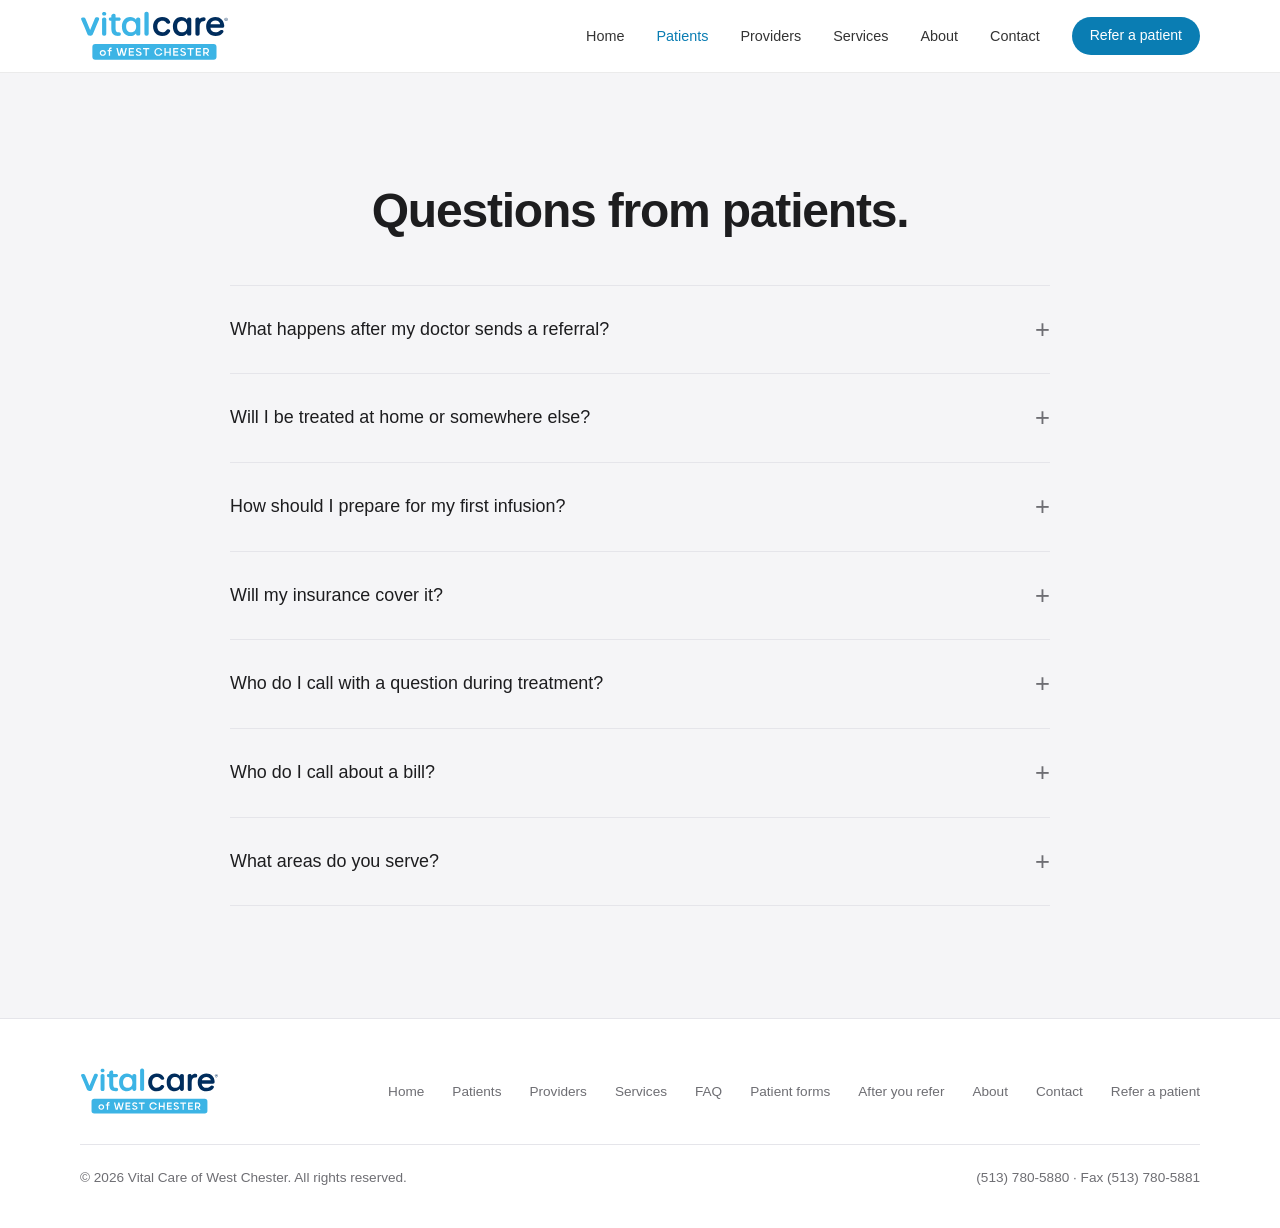
<file: docs/faq.html>
<!DOCTYPE html>
<html lang="en">
<head>
  <meta charset="utf-8" />
  <meta name="viewport" content="width=device-width, initial-scale=1" />
  <style>
    :root {
      --navy: #002d5d;
      --blue: #3cb4e5;
      --blue-ink: #0a7db3;
      --text: #1d1d1f;
      --muted: #6e6e73;
      --line: #e5e5ea;
      --gray: #f5f5f7;
      --white: #ffffff;
      --max: 1120px;
    }
    * { box-sizing: border-box; }
    html { scroll-behavior: smooth; }
    body {
      margin: 0;
      color: var(--text);
      background: var(--white);
      font-family: -apple-system, BlinkMacSystemFont, "SF Pro Text", "Segoe UI", Inter, Roboto, Helvetica, Arial, sans-serif;
      font-size: 17px;
      line-height: 1.55;
      -webkit-font-smoothing: antialiased;
    }
    img, svg { display: block; max-width: 100%; }
    .hero-photo, .door-photo, .feature-photo { background: linear-gradient(135deg, #002d5d 0%, #0a7db3 100%); }
    .hero-photo img, .door-photo img, .feature-photo img { color: transparent; font-size: 0; }
    a { color: inherit; text-decoration: none; }
    :focus-visible { outline: 3px solid var(--blue); outline-offset: 3px; border-radius: 4px; }
    .wrap { width: min(calc(100% - 48px), var(--max)); margin-inline: auto; }

    h1, h2, h3 { margin: 0; color: var(--text); font-weight: 600; letter-spacing: -.025em; line-height: 1.08; }
    h1 { font-size: clamp(2.6rem, 6vw, 4.5rem); }
    h2 { font-size: clamp(2rem, 4.2vw, 3rem); }
    h3 { font-size: 1.3rem; letter-spacing: -.015em; line-height: 1.25; }
    p { margin: 0; }
    .kicker { color: var(--blue-ink); font-size: .95rem; font-weight: 600; margin-bottom: 12px; }
    .lead { color: var(--muted); font-size: clamp(1.1rem, 1.8vw, 1.3rem); line-height: 1.5; }
    section { padding: 112px 0; }

    /* Links and buttons */
    .btn {
      display: inline-flex; align-items: center; justify-content: center;
      min-height: 46px; padding: 0 24px; border-radius: 999px;
      font-size: .98rem; font-weight: 500; transition: background .2s, color .2s;
    }
    .btn-primary { background: var(--blue-ink); color: var(--white); }
    .btn-primary:hover { background: #086a99; }
    .btn-white { background: var(--white); color: var(--navy); }
    .btn-white:hover { background: #e8f6fc; }
    .link { color: var(--blue-ink); font-weight: 500; white-space: nowrap; }
    .link:hover { text-decoration: underline; }
    .link::after { content: " ›"; }
    .link-light { color: #8fd4f2; }

    /* Header */
    header {
      position: sticky; top: 0; z-index: 50;
      background: rgba(255,255,255,.85);
      backdrop-filter: saturate(180%) blur(20px);
      -webkit-backdrop-filter: saturate(180%) blur(20px);
      border-bottom: 1px solid rgba(0,0,0,.08);
    }
    .nav { height: 72px; display: flex; align-items: center; justify-content: space-between; gap: 24px; }
    .logo { width: 150px; }
    .logo svg { width: 100%; height: auto; }
    .nav-links { display: flex; align-items: center; gap: 32px; list-style: none; margin: 0; padding: 0; }
    .nav-links a { font-size: .9rem; color: #333; }
    .nav-links a:hover { color: var(--blue-ink); }
    .nav-links .btn { min-height: 38px; padding: 0 18px; font-size: .88rem; color: var(--white); }
    .menu-btn { display: none; background: none; border: 0; padding: 8px; cursor: pointer; color: var(--text); }
    .menu-btn svg { width: 24px; height: 24px; }

    /* Hero */
    .hero { padding: 96px 0 0; text-align: center; }
    .hero h1 { max-width: 860px; margin: 0 auto 22px; }
    .hero .lead { max-width: 640px; margin: 0 auto 34px; }
    .hero-actions { display: flex; justify-content: center; align-items: center; gap: 28px; flex-wrap: wrap; }
    .hero-photo {
      margin: 72px auto 0; width: min(calc(100% - 48px), 1280px); aspect-ratio: 16 / 7;
      border-radius: 28px; overflow: hidden;
    }
    .hero-photo img { width: 100%; height: 100%; object-fit: cover; }

    /* Two doors */
    .doors { padding-top: 112px; }
    .doors-head { text-align: center; margin-bottom: 56px; }
    .doors-grid { display: grid; grid-template-columns: 1fr 1fr; gap: 24px; }
    .door {
      display: flex; flex-direction: column; border-radius: 28px; overflow: hidden;
      background: var(--gray); transition: transform .3s ease;
    }
    .door:hover { transform: translateY(-4px); }
    .door-photo { aspect-ratio: 4 / 3; overflow: hidden; }
    .door-photo img { width: 100%; height: 100%; object-fit: cover; transition: transform .6s ease; }
    .door:hover .door-photo img { transform: scale(1.03); }
    .door-body { padding: 36px 40px 40px; }
    .door-body h3 { font-size: 1.75rem; margin-bottom: 10px; }
    .door-body p { color: var(--muted); margin-bottom: 18px; }
    .door-dark { background: var(--navy); }
    .door-dark h3 { color: var(--white); }
    .door-dark p { color: rgba(255,255,255,.75); }

    /* Services */
    .services { background: var(--gray); }
    .split-head { display: grid; grid-template-columns: 1fr 1fr; gap: 48px; align-items: end; margin-bottom: 56px; }
    .service-list { display: grid; grid-template-columns: 1fr 1fr; column-gap: 64px; }
    .service { padding: 28px 0; border-top: 1px solid #d2d2d7; }
    .service h3 { margin-bottom: 6px; }
    .service p { color: var(--muted); font-size: 1rem; }

    /* Process */
    .steps { display: grid; grid-template-columns: repeat(4, 1fr); gap: 32px; margin-top: 56px; }
    .step-n { font-size: 3rem; font-weight: 600; color: var(--blue); letter-spacing: -.04em; line-height: 1; margin-bottom: 18px; }
    .step h3 { margin-bottom: 8px; }
    .step p { color: var(--muted); font-size: 1rem; }

    /* Setting feature */
    .feature { padding-top: 0; }
    .feature-grid { display: grid; grid-template-columns: 1fr 1fr; gap: 72px; align-items: center; }
    .feature-photo { border-radius: 28px; overflow: hidden; aspect-ratio: 1 / 1; }
    .feature-photo img { width: 100%; height: 100%; object-fit: cover; }
    .feature h2 { margin-bottom: 20px; }
    .feature .lead { margin-bottom: 28px; }
    .setting { padding: 20px 0; border-top: 1px solid var(--line); }
    .setting:last-child { border-bottom: 1px solid var(--line); }
    .setting h3 { font-size: 1.1rem; margin-bottom: 4px; }
    .setting p { color: var(--muted); font-size: 1rem; }

    /* Provider band */
    .providers { background: var(--navy); color: var(--white); }
    .providers h2, .providers h3 { color: var(--white); }
    .providers .kicker { color: #8fd4f2; }
    .providers .lead { color: rgba(255,255,255,.75); }
    .provider-grid { display: grid; grid-template-columns: 1.1fr .9fr; gap: 72px; align-items: start; }
    .provider-grid .lead { margin: 20px 0 32px; }
    .provider-actions { display: flex; gap: 28px; align-items: center; flex-wrap: wrap; }
    .info-list { border-top: 1px solid rgba(255,255,255,.18); }
    .info-row { display: flex; justify-content: space-between; gap: 24px; padding: 20px 0; border-bottom: 1px solid rgba(255,255,255,.18); }
    .info-row span { color: rgba(255,255,255,.65); }
    .info-row strong { font-weight: 500; text-align: right; }
    .info-row a:hover { color: #8fd4f2; }
    .requirement { margin-top: 28px; padding: 22px 24px; border-radius: 18px; background: rgba(255,255,255,.08); }
    .requirement h3 { font-size: 1rem; margin-bottom: 6px; }
    .requirement p { color: rgba(255,255,255,.78); font-size: .97rem; }

    /* Referral slot: intentionally empty */
    #online-referral { padding: 0; }

    /* FAQ */
    .faq-wrap { max-width: 820px; margin: 0 auto; }
    .faq-wrap h2 { text-align: center; margin-bottom: 48px; }
    .faq details { border-bottom: 1px solid var(--line); }
    .faq details:first-child { border-top: 1px solid var(--line); }
    .faq summary {
      display: flex; justify-content: space-between; align-items: center; gap: 24px;
      padding: 24px 0; font-size: 1.12rem; font-weight: 500; cursor: pointer; list-style: none;
    }
    .faq summary::-webkit-details-marker { display: none; }
    .faq summary::after { content: "+"; font-size: 1.6rem; font-weight: 300; color: var(--muted); transition: transform .25s; }
    .faq details[open] summary::after { transform: rotate(45deg); }
    .faq .answer { padding: 0 0 26px; color: var(--muted); }
    .faq .answer p + p, .faq .answer ul + p { margin-top: 12px; }
    .faq .answer ul { margin: 0; padding-left: 20px; }
    .faq .answer li { margin-bottom: 6px; }
    .faq .answer a { color: var(--blue-ink); }

    /* Contact */
    .contact { background: var(--gray); }
    .contact-grid { display: grid; grid-template-columns: .9fr 1.1fr; gap: 56px; align-items: stretch; }
    .contact h2 { margin-bottom: 32px; }
    .contact dl { margin: 0 0 32px; }
    .contact dt { color: var(--muted); font-size: .9rem; margin-top: 20px; }
    .contact dd { margin: 4px 0 0; font-size: 1.15rem; font-weight: 500; }
    .contact dd a:hover { color: var(--blue-ink); }
    .privacy { color: var(--muted); font-size: .92rem; max-width: 420px; }
    .map { border-radius: 28px; overflow: hidden; min-height: 400px; background: #e8e8ed; }
    .map iframe { width: 100%; height: 100%; min-height: 400px; border: 0; display: block; }

    /* Footer */
    footer { padding: 48px 0 40px; font-size: .85rem; color: var(--muted); border-top: 1px solid var(--line); }
    .footer-top { display: flex; justify-content: space-between; align-items: center; gap: 32px; flex-wrap: wrap; padding-bottom: 28px; border-bottom: 1px solid var(--line); }
    .footer-top .logo { width: 140px; }
    .footer-links { display: flex; gap: 28px; flex-wrap: wrap; }
    .footer-links a:hover { color: var(--text); }
    .footer-bottom { display: flex; justify-content: space-between; gap: 20px; flex-wrap: wrap; padding-top: 22px; }

    @media (max-width: 900px) {
      section { padding: 80px 0; }
      .menu-btn { display: block; }
      .nav-links {
        display: none; position: absolute; top: 72px; left: 0; right: 0;
        flex-direction: column; align-items: stretch; gap: 0; padding: 8px 24px 24px;
        background: rgba(255,255,255,.98); border-bottom: 1px solid var(--line);
      }
      .nav-links.open { display: flex; }
      .nav-links li a:not(.btn) { display: block; padding: 14px 0; font-size: 1.05rem; border-bottom: 1px solid var(--line); }
      .nav-links .btn { margin-top: 16px; min-height: 46px; width: 100%; }
      .hero { padding-top: 64px; }
      .hero-photo { aspect-ratio: 4 / 3; margin-top: 48px; border-radius: 20px; }
      .doors { padding-top: 80px; }
      .doors-grid, .split-head, .service-list, .feature-grid, .provider-grid, .contact-grid { grid-template-columns: 1fr; }
      .split-head { gap: 16px; }
      .steps { grid-template-columns: 1fr 1fr; }
      .feature-grid, .provider-grid { gap: 48px; }
    }
    @media (max-width: 560px) {
      .wrap { width: min(calc(100% - 32px), var(--max)); }
      .hero-photo { width: calc(100% - 32px); }
      .steps { grid-template-columns: 1fr; }
      .door-body { padding: 28px; }
      .info-row { flex-direction: column; gap: 4px; }
      .info-row strong { text-align: left; }
    }

    /* Patient resources */
    .res-lead { max-width: 640px; }
    .res-grid { display: grid; grid-template-columns: repeat(3, 1fr); gap: 44px 56px; margin-top: 56px; }
    .res-group h3 { font-size: 1.05rem; padding-bottom: 14px; margin-bottom: 16px; border-bottom: 1px solid var(--line); }
    .res-group ul { list-style: none; margin: 0; padding: 0; }
    .res-group li { margin-bottom: 11px; }
    .res-group a { color: var(--blue-ink); font-size: .98rem; }
    .res-group a:hover { text-decoration: underline; }
    @media (max-width: 900px) { .res-grid { grid-template-columns: 1fr 1fr; gap: 36px 40px; } }
    @media (max-width: 560px) { .res-grid { grid-template-columns: 1fr; } }

    /* ---------------- Online referral ---------------- */
    #online-referral { padding: 112px 0; background: var(--gray); }
    #online-referral h2 { margin-bottom: 18px; }
    .vcr-lead { max-width: 640px; }
    .vcr-privacy { margin-top: 14px; max-width: 640px; color: var(--muted); font-size: .95rem; }
    .vcr-loading { margin-top: 40px; color: var(--muted); }

    #vcr { margin-top: 44px; font-size: 15px; line-height: 1.5; color: var(--text); }
    #vcr .card {
      background: var(--white); border: 1px solid var(--line); border-radius: 28px;
      overflow: hidden; box-shadow: 0 1px 2px rgba(0,0,0,.04), 0 14px 34px rgba(0,45,93,.07);
    }
    #vcr h2, #vcr h3, #vcr h4, #vcr h5 { letter-spacing: normal; line-height: 1.3; font-weight: 700; }
    #vcr p { margin: 0; }

    @media (max-width: 900px) { #online-referral { padding: 80px 0; } }

    
    /* the hero title breaks after the comma; balance what is left on each line */
    .hero h1 { text-wrap: balance; }

    /* keep the grey/white rhythm from stacking once sections live on their own pages */
    #online-referral { background: var(--white); }
    #faq { background: var(--gray); }

    /* current page in the nav */
    .nav-links a[aria-current="page"] { color: var(--blue-ink); font-weight: 500; }
    /* a page whose first section is the navy band needs no extra top gap */
    .page-lead { padding-top: 96px; }
/* ---- referral form (scoped to #vcr) ---- */
#vcr .steps{display:flex;gap:2px;background:var(--gray);border-bottom:1px solid var(--line);overflow-x:auto;padding:0 12px;scrollbar-width:thin}
#vcr .step{flex:1 0 auto;min-width:92px;background:none;border:none;padding:13px 10px 11px;cursor:pointer;
        font-family:inherit;font-size:12px;font-weight:600;color:var(--muted);text-align:center;
        border-bottom:3px solid transparent;white-space:nowrap}
#vcr .step:hover:not(:disabled){color:var(--blue-ink)}
#vcr .step:disabled{cursor:default;opacity:.45}
#vcr .step .num{display:inline-flex;align-items:center;justify-content:center;width:19px;height:19px;border-radius:50%;
             background:var(--line);color:var(--muted);font-size:11px;margin-right:6px;vertical-align:middle}
#vcr .step.active{color:var(--blue-ink);border-bottom-color:var(--blue-ink)}
#vcr .step.active .num{background:var(--blue-ink);color:#fff}
#vcr .step.done .num{background:#2f9e5f;color:#fff}
#vcr .body{padding:28px 34px 30px}
#vcr .panel{display:none}
#vcr .panel.on{display:block}
#vcr .ptitle{font-size:20px;font-weight:700;margin:0 0 4px;letter-spacing:-.2px}
#vcr .psub{font-size:14px;color:var(--muted);margin:0 0 24px;line-height:1.5}

/* text boxes */
#vcr .grid{display:grid;grid-template-columns:repeat(auto-fill,minmax(200px,1fr));gap:14px 16px;margin-bottom:20px}
#vcr .fg{display:flex;flex-direction:column;min-width:0}
#vcr .fg.wide{grid-column:1/-1}
#vcr .fg label{font-weight:600;font-size:12.5px;margin-bottom:5px;color:#3a3a3c;line-height:1.3}
#vcr .fg label .req{color:#c0392b;margin-left:2px}
#vcr input[type=text], #vcr textarea{padding:9px 11px;border:1px solid #d2d2d7;border-radius:8px;
       font-family:inherit;font-size:14.5px;color:var(--text);background:#fff;width:100%;transition:border-color .12s,box-shadow .12s}
#vcr input[type=text]::placeholder, #vcr textarea::placeholder{color:#a1a1a6}
#vcr input[type=text]:focus, #vcr textarea:focus{outline:none;border-color:var(--blue-ink);box-shadow:0 0 0 3px rgba(10,125,179,.14)}
#vcr textarea{resize:vertical;min-height:84px}

/* questions with answers to pick */
#vcr .q{margin:0 0 20px;padding:0;border:0;min-width:0}
#vcr .q>legend,#vcr .q>.qlabel{font-weight:600;font-size:13.5px;color:var(--text);margin-bottom:4px;padding:0}
#vcr .qhint{font-size:12.5px;color:var(--muted);margin:0 0 9px;line-height:1.45}
#vcr .opts{display:flex;flex-wrap:wrap;gap:8px;margin-top:8px}
#vcr .opts.col{flex-direction:column;gap:6px}
#vcr .opt{display:flex;align-items:flex-start;gap:9px;padding:9px 13px;border:1px solid #d2d2d7;border-radius:9px;
          background:#fff;font-size:13.5px;line-height:1.4;cursor:pointer;transition:border-color .12s,background .12s}
#vcr .opts.col .opt{border-radius:8px}
#vcr .opt:hover{border-color:var(--blue-ink)}
#vcr .opt input{flex:none;margin:2px 0 0;width:16px;height:16px;accent-color:var(--blue-ink);cursor:pointer}
#vcr .opt:has(input:checked){border-color:var(--blue-ink);background:#eaf6fc}
#vcr .opt:has(input:focus-visible){box-shadow:0 0 0 3px rgba(10,125,179,.2)}
#vcr .clear{background:none;border:0;padding:4px 2px;margin-top:4px;font:inherit;font-size:12px;color:var(--muted);
            text-decoration:underline;cursor:pointer}
#vcr .clear:hover{color:var(--blue-ink)}

/* follow-up questions that appear under an answer */
#vcr .then{margin:10px 0 4px 8px;padding:14px 0 2px 16px;border-left:2px solid #bfe3f4}
#vcr .then[hidden]{display:none}
#vcr .then .grid{margin-bottom:12px}
#vcr .then .q{margin-bottom:14px}

/* section headings and notes */
#vcr .qh{font-size:12px;font-weight:700;text-transform:uppercase;letter-spacing:.7px;color:var(--muted);
         margin:30px 0 12px;padding-bottom:7px;border-bottom:1px solid var(--line)}
#vcr .panel>.qh:first-of-type{margin-top:4px}
#vcr .qh+.qhint{margin-top:-4px}
#vcr .note{font-size:13px;color:var(--navy);background:#f1f8fc;border-radius:8px;padding:10px 13px;margin:0 0 18px;line-height:1.5}

/* medication cards */
#vcr .med{border:1px solid #d2d2d7;border-radius:12px;margin-bottom:10px;background:#fff;overflow:hidden}
#vcr .med.open{border-color:var(--blue-ink);box-shadow:0 1px 3px rgba(10,125,179,.12)}
#vcr .medhead{display:flex;align-items:center;gap:11px;margin:0;padding:13px 16px;background:var(--gray);cursor:pointer}
#vcr .med.open .medhead{background:#eaf6fc;border-bottom:1px solid #cfe7f3}
#vcr .medhead input{flex:none;width:17px;height:17px;accent-color:var(--blue-ink);cursor:pointer}
#vcr .medhead b{font-size:14.5px;color:var(--navy)}
#vcr .medhead span{font-size:12.5px;color:var(--muted);margin-left:2px}
#vcr .medbody{padding:16px 16px 4px}
#vcr .medbody[hidden]{display:none}
#vcr .single{margin:0 0 18px}

/* referral type picker */
#vcr .types{display:grid;grid-template-columns:repeat(auto-fill,minmax(230px,1fr));gap:10px}
#vcr .tcard{text-align:left;padding:16px 17px;border:1px solid #d2d2d7;border-radius:12px;background:#fff;cursor:pointer;
            font-family:inherit;transition:border-color .13s,box-shadow .13s,transform .13s}
#vcr .tcard:hover{border-color:var(--blue-ink);box-shadow:0 3px 10px rgba(10,125,179,.11);transform:translateY(-1px)}
#vcr .tcard.sel{border-color:var(--blue-ink);background:#eaf6fc;box-shadow:inset 0 0 0 1px var(--blue-ink)}
#vcr .tcard b{display:block;font-size:15px;color:var(--text);margin-bottom:4px}
#vcr .tcard span{display:block;font-size:12.5px;color:var(--muted);line-height:1.45}

/* review */
#vcr .rev{border:1px solid var(--line);border-radius:12px;overflow:hidden;margin-bottom:14px}
#vcr .rev h4{margin:0;padding:10px 15px;background:var(--gray);font-size:12px;font-weight:700;display:flex;
          justify-content:space-between;align-items:center;text-transform:uppercase;letter-spacing:.6px;color:var(--muted);border-bottom:1px solid var(--line)}
#vcr .rev h4 button{background:none;border:0;font:inherit;font-size:12px;text-transform:none;letter-spacing:0;color:var(--blue-ink);cursor:pointer;font-weight:600}
#vcr .rev dl{margin:0;padding:8px 15px 12px;display:grid;grid-template-columns:minmax(140px,38%) 1fr;gap:2px 16px;font-size:13.5px}
#vcr .rev dt{color:var(--muted);padding:4px 0}
#vcr .rev dd{margin:0;padding:4px 0;color:var(--text);font-weight:500;word-break:break-word}
#vcr .rev .none{padding:12px 15px;font-size:13px;color:var(--muted)}
#vcr .after{font-size:13.5px;color:var(--muted);line-height:1.55;margin:18px 0 0}

/* messages and buttons */
#vcr .alert{padding:12px 15px;border-radius:9px;margin-bottom:18px;font-size:13.5px;border-left:3px solid;line-height:1.55}
#vcr .alert-info{background:#eaf6fc;color:var(--navy);border-left-color:var(--blue-ink)}
#vcr .alert-success{background:#eaf7ef;color:#1c6f3f;border-left-color:#2f9e5f}
#vcr .alert-error{background:#fdeeed;color:#a5342b;border-left-color:#c0392b}
#vcr .alert-warn{background:#fef7e8;color:#8a6216;border-left-color:#d9a327}
#vcr .alert ul{margin:6px 0 0;padding-left:18px}
#vcr .nav{display:flex;gap:10px;align-items:center;margin-top:30px;padding-top:20px;border-top:1px solid var(--line)}
#vcr .nav .spacer{flex:1}
#vcr button.btn{padding:10px 22px;border-radius:6px;font-weight:600;font-size:14px;cursor:pointer;font-family:inherit;border:1px solid transparent}
#vcr .primary{background:var(--blue-ink);color:#fff}
#vcr .primary:hover:not(:disabled){background:#086a99}
#vcr .primary:disabled{opacity:.5;cursor:not-allowed}
#vcr .ghost{background:#fff;color:var(--muted);border-color:var(--line)}
#vcr .ghost:hover{background:var(--gray)}
#vcr .link{background:none;border:none;color:var(--muted);font-size:12.5px;cursor:pointer;font-family:inherit;text-decoration:underline;padding:6px}
#vcr .link:hover{color:#c0392b}
#vcr .empty{color:var(--muted);font-size:13.5px;padding:14px 0}
@media(max-width:640px){
  #vcr .body{padding:22px 18px 24px}
  #vcr .nav{flex-wrap:wrap}
  #vcr .rev dl{grid-template-columns:1fr}
  #vcr .rev dt{padding-bottom:0}
  #vcr .then{margin-left:2px;padding-left:12px}
}
    /* ---- overrides, last so they win ---- */
    /* The site and the referral form share a few class names (.steps, .nav,
       .link, .btn). These keep the site's versions from reaching inside. */
    #vcr .steps { margin-top: 0; }
    #vcr .nav   { height: auto; justify-content: flex-start; }
    #vcr .link  { white-space: normal; }
    #vcr .link::after { content: none; }
    /* buttons take the site's pill shape */
    #vcr button.btn {
      display: inline-flex; align-items: center; justify-content: center;
      min-height: 44px; padding: 0 22px; border-radius: 999px;
      font-weight: 500; font-size: .95rem;
    }
    #vcr button.ghost { background: var(--white); color: var(--text); border: 1px solid var(--line); }
    #vcr button.ghost:hover { background: var(--gray); }
  </style>
  <link rel="icon" href="favicon.svg" type="image/svg+xml" />
  <link rel="icon" href="favicon-32.png" sizes="32x32" type="image/png" />
  <link rel="apple-touch-icon" href="apple-touch-icon.png" />
  <meta name="theme-color" content="#002d5d" />
  <link rel="stylesheet" href="site.css" />
  <script src="site-config.js"></script>
  <script src="site.js" defer></script>

  <style>
    h1.page-title { font-size: clamp(2rem, 4.2vw, 3rem); }
    .providers h1 { color: var(--white); }
    #online-referral h1 { margin-bottom: 18px; }
    .contact h1 { margin-bottom: 32px; }
    .faq-wrap h1 { text-align: center; margin-bottom: 48px; }
    .feature h1, .about-grid h1 { margin-bottom: 20px; }
    .nav-links .btn[aria-current="page"] { color: var(--white); background: #086a99; }
    .more-links { display: flex; flex-wrap: wrap; gap: 16px 40px; margin-top: 28px; font-size: 1.1rem; }
    .page-cta { padding: 88px 0; }
  </style>

  <title>Patient Questions | Vital Care of West Chester</title>
  <meta name="description" content="Answers to common patient questions: referrals, home or infusion suite, preparing for an infusion, insurance, billing, after-hours help, and where we serve." />
  <link rel="canonical" href="https://vitalcareofwestchester.com/faq.html" />
  <meta property="og:title" content="Patient Questions | Vital Care of West Chester" />
  <meta property="og:description" content="Answers to common patient questions: referrals, home or infusion suite, preparing for an infusion, insurance, billing, after-hours help, and where we serve." />
  <meta property="og:url" content="https://vitalcareofwestchester.com/faq.html" />
</head>
<body>

  <!-- Vital Care of West Chester logo (official SVG), defined once and reused -->
  <svg width="0" height="0" style="position:absolute" aria-hidden="true" focusable="false">
    <defs>
      <symbol id="vc-logo" viewBox="58 72 684 236">
        <g>
          <path fill="#3cb4e5" d="M169.0934,105.6958h-1.7759c-5.3681,0-8.7034,3.383-8.7034,8.8282v65.6204c0,5.447,3.3353,8.8318,8.7034,8.8318h1.7759c5.3644,0,8.6997-3.3849,8.6997-8.8318V114.524c0-5.4451-3.3353-8.8282-8.6997-8.8282Z"/>
          <path fill="#3cb4e5" d="M234.7652,173.8224c-9.6354,0-14.5301-3.128-14.5301-20.2284v-32.0434h14.6659c5.4488,0,8.8318-3.0638,8.8318-7.9952,0-4.9223-3.3023-7.8595-8.8318-7.8595h-14.6659v-8.2704c0-5.0984-2.7996-8.2668-7.3054-8.2668-.8256,0-1.7135,.1082-2.6162,.3137l-1.93,.4146c-4.9094,1.0145-7.6136,4.3334-7.6136,9.3474v6.4615h-3.8233c-4.8324,0-7.7164,2.9372-7.7164,7.8595,0,4.9314,3.383,7.9952,8.8282,7.9952h2.7116v33.8523c0,24.3141,9.4593,34.6889,31.6287,34.6889v-.0037c1.3026,0,2.7483-.0165,4.2086-.1449,2.6859-.2532,4.7039-1.1852,6.0029-2.7703,1.2916-1.5778,1.8053-3.7279,1.5264-6.3845-.2679-2.6015-1.842-6.966-9.3712-6.966Z"/>
          <path fill="#3cb4e5" d="M324.1549,105.6958h-1.6695c-5.4488,0-8.8318,3.383-8.8318,8.8282v1.6548c-5.7864-7.5439-15.33-12.013-26.3414-12.013-26.4625,0-38.3067,21.6815-38.3067,43.1684,0,30.0161,19.3075,43.451,38.4425,43.451,10.7985,0,20.4266-4.5223,26.2056-11.9378v1.1613c0,5.4451,3.383,8.8282,8.8318,8.8282h1.6695c5.4451,0,8.8282-3.383,8.8282-8.8282V114.524c0-5.4451-3.383-8.8282-8.8282-8.8282Zm-10.083,41.6384c0,16.0033-8.9236,26.345-22.7309,26.345-14.1889,0-23.006-10.094-23.006-26.345,0-16.1648,8.7107-26.2056,22.7309-26.2056,13.9761,0,23.006,10.2867,23.006,26.2056Z"/>
          <rect fill="#3cb4e5" x="351.7401" y="79.8351" width="19.4689" height="109.1411" rx="8.8318" ry="8.8318"/>
          <path fill="#002d5d" d="M433.1016,121.1286c8.0796,0,13.9908,2.7886,18.0489,8.4943,2.418,3.5591,5.1112,5.2158,8.4722,5.2158,.7559,0,1.5521-.0881,2.4364-.2789l1.009-.2568c2.7813-.5375,4.8507-1.952,5.8231-3.9848,.6935-1.4512,1.1448-3.882-.6238-7.2174-6.6523-12.5653-18.7167-18.935-35.863-18.935-23.8867,0-41.2238,18.1553-41.2238,43.1684s17.3371,43.1721,41.2238,43.1721c16.9812,0,29.4345-6.7972,36.0318-19.6946,1.398-2.8987,.9283-5.047,.2825-6.3386-.7338-1.4787-2.4804-3.416-6.5239-4.2214l-.6825-.1669c-.7669-.1376-1.486-.2036-2.1685-.2036-4.4508,0-6.9642,2.9501-8.4245,5.1021-4.1572,5.5864-10.1527,8.4172-17.8178,8.4172-13.5138,0-22.5914-10.4756-22.5914-26.0662,0-15.6749,9.0777-26.2056,22.5914-26.2056Z"/>
          <path fill="#002d5d" d="M556.6921,105.6958h-1.6695c-5.4451,0-8.8282,3.383-8.8282,8.8282v1.6585c-5.79-7.5476-15.3337-12.0167-26.345-12.0167-26.4588,0-38.3031,21.6815-38.3031,43.1684,0,30.0161,19.3075,43.451,38.4425,43.451,10.7949,0,20.4266-4.5242,26.2056-11.9397v1.1631c0,5.4451,3.383,8.8282,8.8282,8.8282h1.6695c5.4488,0,8.8318-3.383,8.8318-8.8282V114.524c0-5.4451-3.383-8.8282-8.8318-8.8282Zm-10.0794,41.6384c0,16.0033-8.9236,26.345-22.7309,26.345-14.1926,0-23.0097-10.094-23.0097-26.345,0-16.1648,8.7107-26.2056,22.7309-26.2056,13.9761,0,23.0097,10.2867,23.0097,26.2056Z"/>
          <path fill="#002d5d" d="M622.3016,104.7198c-7.8081,0-14.4127,3.1904-18.7167,8.8043-.2862-4.9204-3.5335-7.832-8.8098-7.832h-1.6695c-5.4451,0-8.8282,3.3849-8.8282,8.8318v65.6204c0,5.447,3.383,8.8318,8.8282,8.8318h1.6695c5.4488,0,8.8318-3.3849,8.8318-8.8318v-32.3919c0-16.0364,5.8818-24.2921,17.4435-24.5398,5.8304,0,9.0336-2.6308,9.5106-7.7622l.1394-1.1118c.3559-2.8216-.2752-5.2397-1.8199-6.988-1.5154-1.7209-3.794-2.6308-6.5789-2.6308Z"/>
          <path fill="#002d5d" d="M713.7607,150.8126c1.5044-1.5502,2.2566-3.7811,2.1795-6.4762-1.0384-24.4022-17.0032-40.1707-40.6697-40.1707-24.7636,0-42.0567,17.7517-42.0567,43.1684,0,25.8222,17.183,43.1721,42.7538,43.1721,15.697,0,27.3541-5.4708,34.6448-16.2583,1.6658-2.4584,2.1502-4.6636,1.4347-6.5496-.7338-1.9392-2.6565-3.3206-5.735-4.1114l-1.6695-.4183c-.7669-.1926-1.5154-.2899-2.2236-.2899-3.1555,0-5.247,1.8438-7.4559,3.794l-.921,.8072c-4.9535,4.4031-10.1087,6.1992-17.7994,6.1992-13.8733,0-22.3713-7.4155-23.5784-20.4339h54.444c2.807,0,5.1076-.8421,6.6523-2.4327Zm-16.5666-13.5578h-43.8986c2.2309-10.96,10.0573-16.9592,22.2539-16.9592,11.925,0,19.8799,6.2946,21.6448,16.9592Z"/>
          <path fill="#3cb4e5" d="M144.479,108.4588c-1.2769-1.9612-3.6546-3.0399-6.689-3.0399h-2.6418c-4.6562,0-7.9512,2.2089-9.7932,6.5661l-21.1578,51.7651-21.0446-51.4881c-1.842-4.3572-5.1369-6.5661-9.7932-6.5661h-2.6418c-3.0345,0-5.4121,1.0787-6.689,3.0399-1.3136,2.0126-1.3246,4.7333-.0367,7.6503l14.9184,34.2125,12.93,31.7858c1.5014,3.5543,4.0203,5.6439,7.509,6.2583,1.0671,.3106,2.229,.473,3.485,.473h4.0325c4.6966,0,7.9879-2.163,9.8005-6.4542l15.5392-38.1999-.0319-.0506,12.3411-28.302c1.2879-2.917,1.2769-5.6378-.0367-7.6504Z"/>
          <path fill="#3cb4e5" d="M158.6141,89.1593c0-5.4954,4.0208-8.4843,9.5888-8.4843,5.0897,0,9.5902,2.9889,9.5902,8.4843,0,5.5324-4.5005,8.4829-9.5902,8.4829-5.568,0-9.5888-2.9505-9.5888-8.4829Z"/>
          <path fill="#002d5d" d="M731.8391,114.6395c0,4.2562-3.3269,7.5831-7.5831,7.5831-4.2071,0-7.5831-3.3269-7.5831-7.5831,0-4.2074,3.376-7.4852,7.5831-7.4852,4.2562,0,7.5831,3.2778,7.5831,7.4852Zm-13.6004,0c0,3.4736,2.5928,6.2134,6.0664,6.2134,3.3754,0,5.9197-2.7398,5.9197-6.1646s-2.5443-6.2131-5.9688-6.2131-6.0173,2.7886-6.0173,6.1643Zm4.6472,4.1587h-1.3694v-7.8769c.7335-.1467,1.5652-.2446,2.5928-.2446,1.3209,0,1.9569,.2446,2.4952,.6359,.4401,.2937,.7826,.9296,.7826,1.6635,0,.9784-.7335,1.5656-1.5652,1.8593v.0979c.7335,.2446,1.076,.8805,1.3209,1.9077,.2443,1.1742,.391,1.6635,.5868,1.9572h-1.4185c-.2449-.2937-.4408-.9788-.6366-2.0548-.1951-.8809-.7335-1.2722-1.8586-1.2722h-.93v3.3269Zm0-4.452h.9784c1.0767,0,2.0551-.2937,2.0551-1.223,0-.7829-.4892-1.3209-1.9077-1.3209-.5383,0-.8809,.0488-1.1258,.0976v2.4464Z"/>
        </g>
        <rect fill="#3cb4e5" x="114.3558" y="226.8714" width="566.1621" height="72.1104" rx="13.4018" ry="13.4018"/>
        <g fill="#fff">
          <path d="M176.0938,267.6348c0,7.4531-6.1807,13.5127-14.0576,13.5127s-14.0576-6.0596-14.0576-13.5127,6.1807-13.5117,14.0576-13.5117,14.0576,6.0586,14.0576,13.5117Zm-5.938,0c0-4.6055-3.6357-7.9375-8.1196-7.9375s-8.1191,3.332-8.1191,7.9375,3.6353,7.9375,8.1191,7.9375,8.1196-3.332,8.1196-7.9375Z"/>
          <path d="M183.7891,254.7891h5.5137v-1.5752c0-9.8164,7.2715-10.1797,8.6045-10.1797,1.3936,0,2.7266,.1211,4.3018,.3633v5.3926c-1.3936-.1211-1.7568-.1211-1.7568-.1211-5.2109,.0605-5.2109,4.5449-5.2109,4.5449v1.5752h7.0283v5.5742h-7.0283v20.1172h-5.9385v-20.1172h-5.5137v-5.5742Z"/>
          <path d="M258.3775,274.4209l7.271-29.0234h6.2412l-8.9678,35.083h-9.0889l-6.0596-23.0859-6.0591,23.0859h-9.0889l-8.9678-35.083h6.2412l7.271,29.0234,7.6348-29.0234h5.938l7.6348,29.0234Z"/>
          <path d="M303.8829,274.9062v5.5742h-23.5103v-35.083h23.5103v5.5742h-17.5723v9.5742h16.2393v5.5742h-16.2393v8.7861h17.5723Z"/>
          <path d="M312.4263,274.6025l4.3628-3.4531c1.3936,1.8779,4.8472,4.4229,9.5732,4.4229,5.6958,0,6.8472-3.5752,6.8472-4.4834,0-6.5439-19.9351-3.9385-19.9351-16.8447,0-3.2725,2.3027-9.4531,12.1187-9.4531,7.6953,0,11.2095,3.9385,12.4214,5.7568l-4.3022,3.2109c-2.1206-2.4238-5.5742-3.3926-8.5435-3.3926-2.9082,0-5.8169,1.9385-5.8169,4.3018,0,7.9375,19.9956,4.0596,19.9956,16.8447,0,3.3936-3.0298,9.6348-13.0879,9.6348-8.0591,0-11.937-4.0605-13.6333-6.5449Z"/>
          <path d="M345.3892,250.9717v-5.5742h28.5996v5.5742h-11.3306v29.5088h-5.9385v-29.5088h-11.3306Z"/>
          <path d="M397.0728,262.9688c0-10.0576,8.2402-18.1777,18.6016-18.1777,8.4834,0,15.6328,5.4541,17.9355,12.9668h-6.665c-1.9395-4.4229-6.2412-7.3916-11.2705-7.3916-6.8467,0-12.6641,5.4531-12.6641,12.6025,0,6.9082,5.8174,12.6035,12.6641,12.6035,5.0293,0,9.3311-2.9688,11.2705-7.3926h6.665c-2.3027,7.5137-9.4521,12.9678-17.9355,12.9678-10.3613,0-18.6016-8.1201-18.6016-18.1787Z"/>
          <path d="M465.8453,267.5137h-16.9062v12.9668h-5.9375v-35.083h5.9375v16.542h16.9062v-16.542h5.9375v35.083h-5.9375v-12.9668Z"/>
          <path d="M506.3804,274.9062v5.5742h-23.5098v-35.083h23.5098v5.5742h-17.5713v9.5742h16.2383v5.5742h-16.2383v8.7861h17.5713Z"/>
          <path d="M514.9244,274.6025l4.3623-3.4531c1.3936,1.8779,4.8477,4.4229,9.5742,4.4229,5.6953,0,6.8467-3.5752,6.8467-4.4834,0-6.5439-19.9346-3.9385-19.9346-16.8447,0-3.2725,2.3018-9.4531,12.1182-9.4531,7.6953,0,11.21,3.9385,12.4219,5.7568l-4.3027,3.2109c-2.1201-2.4238-5.5742-3.3926-8.543-3.3926-2.9092,0-5.8174,1.9385-5.8174,4.3018,0,7.9375,19.9961,4.0596,19.9961,16.8447,0,3.3936-3.0303,9.6348-13.0889,9.6348-8.0586,0-11.9365-4.0605-13.6328-6.5449Z"/>
          <path d="M547.8873,250.9717v-5.5742h28.5996v5.5742h-11.3311v29.5088h-5.9375v-29.5088h-11.3311Z"/>
          <path d="M609.5689,274.9062v5.5742h-23.5098v-35.083h23.5098v5.5742h-17.5713v9.5742h16.2383v5.5742h-16.2383v8.7861h17.5713Z"/>
          <path d="M640.2906,280.4805l-8.4834-10.4219h-6.1797v10.4219h-5.9385v-35.083h14.2393s12.2402,.1211,12.2402,12.3604c0,7.3926-4.4844,10.3613-8.0596,11.5127l8.7861,11.21h-6.6045Zm-14.6631-15.9961h7.9375c3.7568,0,6.665-1.6973,6.665-6.7266s-2.9082-6.7861-6.665-6.7861h-7.9375v13.5127Z"/>
        </g>
      </symbol>
    </defs>
  </svg>

  <header>
    <div class="wrap nav">
      <a class="logo" href="index.html" aria-label="Vital Care of West Chester, home">
        <svg viewBox="0 0 684 236" role="img" aria-label="Vital Care of West Chester"><use href="#vc-logo" width="684" height="236"/></svg>
      </a>
      <button class="menu-btn" aria-label="Menu" aria-expanded="false" aria-controls="nav-links">
        <svg viewBox="0 0 24 24" fill="none" stroke="currentColor" stroke-width="1.8" stroke-linecap="round"><path d="M4 8h16M4 16h16"/></svg>
      </button>
      <ul class="nav-links" id="nav-links">
        <li><a href="index.html">Home</a></li>
        <li><a href="patients.html" aria-current="page">Patients</a></li>
        <li><a href="providers.html">Providers</a></li>
        <li><a href="services.html">Services</a></li>
        <li><a href="about.html">About</a></li>
        <li><a href="contact.html">Contact</a></li>
        <li><a class="btn btn-primary" href="refer.html">Refer a patient</a></li>
      </ul>
    </div>
  </header>

  <main id="top">

<section id="faq">
      <div class="wrap faq-wrap">
        <h1 class="page-title">Questions from patients.</h1>
        <div class="faq">
          <details>
            <summary>What happens after my doctor sends a referral?</summary>
            <div class="answer">
              <p>We review it, verify your insurance, and call you to schedule. If anything is missing, we get it from your doctor's office directly.</p>
            </div>
          </details>
          <details>
            <summary>Will I be treated at home or somewhere else?</summary>
            <div class="answer">
              <p>It depends on your medication, your health, and your insurance. Your prescriber and our team decide together, and the setting can change later if needed.</p>
            </div>
          </details>
          <details>
            <summary>How should I prepare for my first infusion?</summary>
            <div class="answer">
              <ul>
                <li>Confirm the date, time, location, and how long it will take.</li>
                <li>Have your medication and allergy list ready.</li>
                <li>Ask whether to eat, drink, or take your usual medications beforehand.</li>
                <li>Wear clothing that gives easy access to your arm or line.</li>
                <li>Arrange a ride if your care team recommends it.</li>
              </ul>
              <p>Always follow the specific instructions from your prescriber or nurse.</p>
            </div>
          </details>
          <details>
            <summary>Will my insurance cover it?</summary>
            <div class="answer">
              <p>We check your benefits and handle prior authorization before treatment starts, and tell you what we know about your cost. Your health plan makes the final coverage decision.</p>
              <p>Vital Care holds national contracts with Aetna, Cigna, Humana, and UnitedHealthcare, and works with many other plans. Call us and we'll check yours.</p>
            </div>
          </details>
          <details>
            <summary>Who do I call with a question during treatment?</summary>
            <div class="answer">
              <p>Call us at <a href="tel:+15137805880">(513) 780-5880</a>, Monday to Friday, 8:30am to 4pm.<span data-vc-show="afterHoursPhone" hidden> After hours, call our on-call pharmacist at <a href="#" data-vc-tel="afterHoursPhone" data-vc-text="afterHoursPhone"></a>.</span> For a medical emergency, call 911.</p>
            </div>
          </details>
          <details>
            <summary>Who do I call about a bill?</summary>
            <div class="answer">
              <p>Call <a href="tel:+15137805880" data-vc-tel="billingPhone" data-vc-text="billingPhone">(513) 780-5880</a> and ask for billing.<span data-vc-show="payOnlineUrl" hidden> You can also <a href="#" data-vc-href="payOnlineUrl" target="_blank" rel="noopener">pay online</a>.</span></p>
              <p>Our guide to <a href="https://vitalcare.com/wp-content/uploads/2023/12/pe-gen-9-understanding-bills.pdf" target="_blank" rel="noopener">understanding your infusion bills</a> explains what each part means.</p>
            </div>
          </details>
          <details>
            <summary>What areas do you serve?</summary>
            <div class="answer">
              <p>Greater Cincinnati and the Dayton area<span data-vc-show="serveNorthernKentucky" hidden>, plus Northern Kentucky</span>. Our infusion suite is at 8731 Union Centre Blvd. in West Chester. If you're not sure we cover your area, call us.</p>
            </div>
          </details>
        </div>
      </div>
    </section>

  </main>

  <footer>
    <div class="wrap">
      <div class="footer-top">
        <a class="logo" href="index.html" aria-label="Vital Care of West Chester, home">
          <svg viewBox="0 0 684 236" role="img" aria-label="Vital Care of West Chester"><use href="#vc-logo" width="684" height="236"/></svg>
        </a>
        <nav class="footer-links" aria-label="Footer">
          <a href="index.html">Home</a>
          <a href="patients.html">Patients</a>
          <a href="providers.html">Providers</a>
          <a href="services.html">Services</a>
          <a href="faq.html">FAQ</a>
          <a href="resources.html">Patient forms</a>
          <a href="after-referral.html">After you refer</a>
          <a href="about.html">About</a>
          <a href="contact.html">Contact</a>
          <a href="refer.html">Refer a patient</a>
        </nav>
      </div>
      <div class="footer-bottom">
        <span>© <span id="year"></span> Vital Care of West Chester. All rights reserved.</span>
        <span>(513) 780-5880 · Fax (513) 780-5881</span>
      </div>
    </div>
  </footer>

  <script>
    (function () {

    // Landing on this page at a #section (e.g. from another page's nav)
    function jumpToHash() {
      if (!location.hash || location.hash.length < 2) return;
      var t;
      try { t = document.querySelector(location.hash); } catch (e) { return; }
      if (!t) return;
      var off = document.querySelector("header").offsetHeight;
      window.scrollTo({ top: t.getBoundingClientRect().top + window.scrollY - off });
    }
    window.addEventListener("load", jumpToHash);
    setTimeout(jumpToHash, 400);   // again once any lazy content has appeared

    var yr = document.getElementById("year");
    if (yr) yr.textContent = new Date().getFullYear();

    // Mobile menu
    var menuBtn = document.querySelector(".menu-btn");
    var links = document.getElementById("nav-links");
    if (!menuBtn || !links) return;
    menuBtn.addEventListener("click", () => {
      const open = links.classList.toggle("open");
      menuBtn.setAttribute("aria-expanded", open);
    });
    links.addEventListener("click", (e) => {
      if (e.target.closest("a")) {
        links.classList.remove("open");
        menuBtn.setAttribute("aria-expanded", "false");
      }
    });

    // Anchor scrolling that accounts for the sticky header
    document.addEventListener("click", (e) => {
      const a = e.target.closest('a[href^="#"]');
      if (!a) return;
      const hash = a.getAttribute("href");
      if (hash === "#" || hash.length < 2) return;
      const target = hash === "#top" ? document.body : document.querySelector(hash);
      if (!target) return;
      e.preventDefault();
      const offset = document.querySelector("header").offsetHeight;
      const top = hash === "#top" ? 0 : target.getBoundingClientRect().top + window.scrollY - offset;
      window.scrollTo({ top, behavior: "smooth" });
      try { history.pushState(null, "", hash); } catch (err) {}
    });
    })();
  </script>

</body>
</html>
</file>
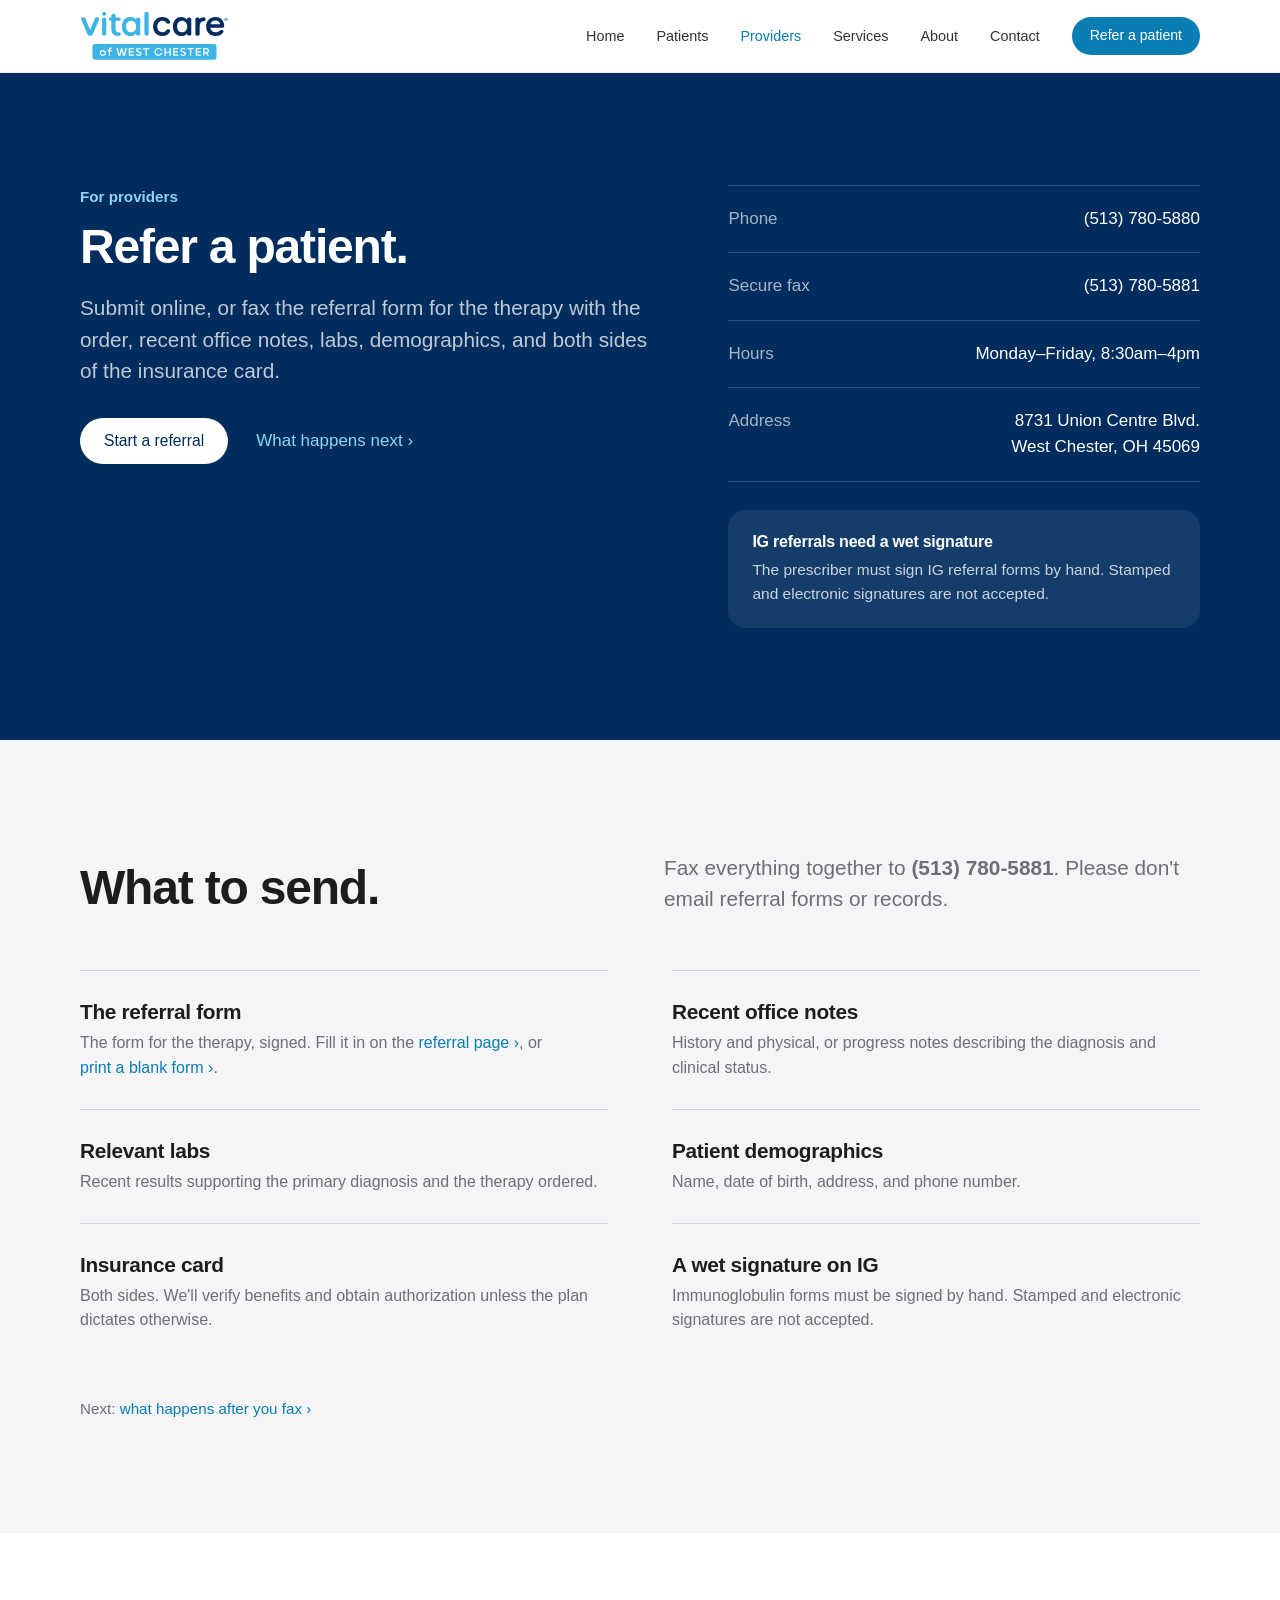
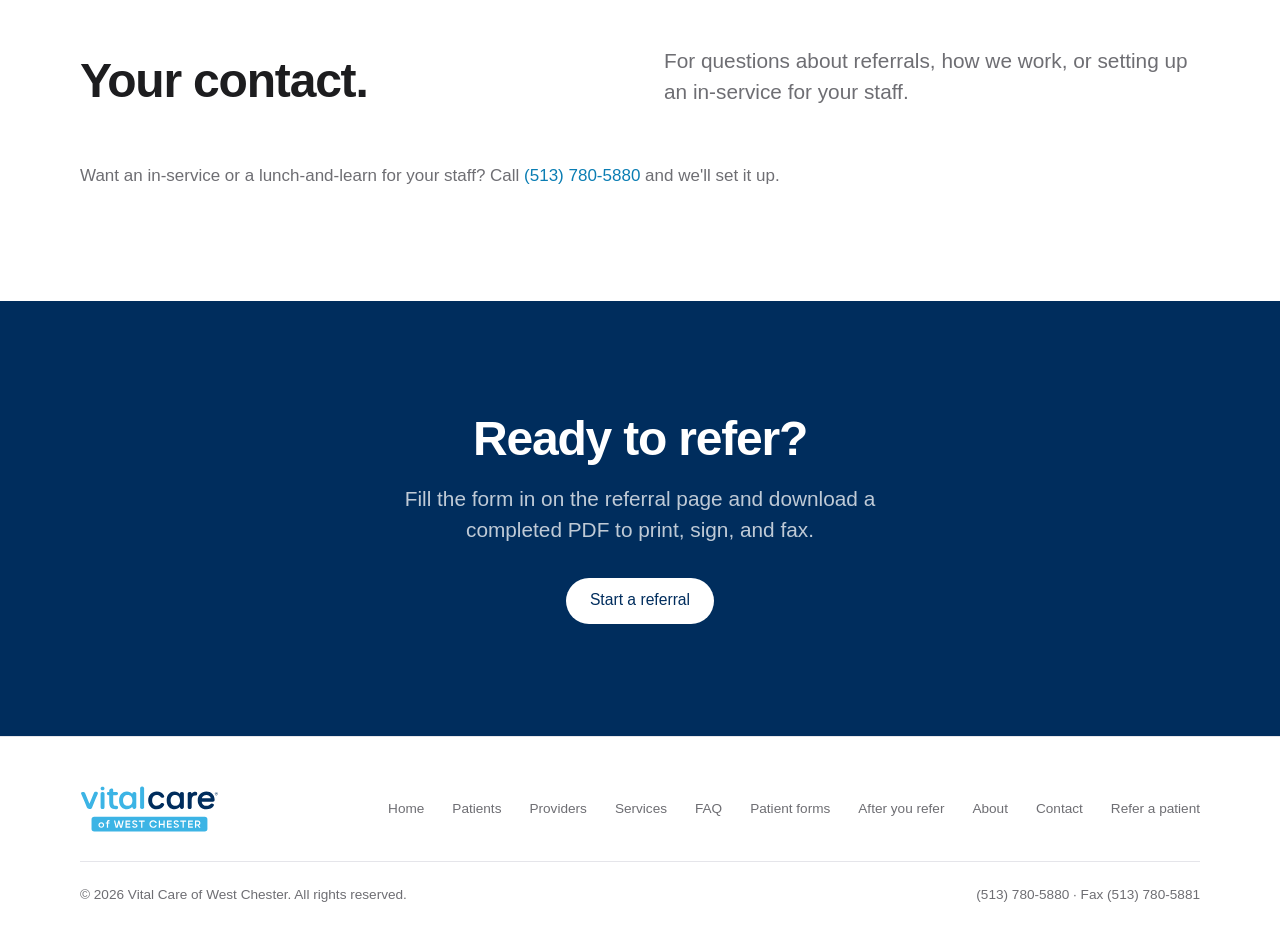
<file: docs/providers.html>
<!DOCTYPE html>
<html lang="en">
<head>
  <meta charset="utf-8" />
  <meta name="viewport" content="width=device-width, initial-scale=1" />
  <style>
    :root {
      --navy: #002d5d;
      --blue: #3cb4e5;
      --blue-ink: #0a7db3;
      --text: #1d1d1f;
      --muted: #6e6e73;
      --line: #e5e5ea;
      --gray: #f5f5f7;
      --white: #ffffff;
      --max: 1120px;
    }
    * { box-sizing: border-box; }
    html { scroll-behavior: smooth; }
    body {
      margin: 0;
      color: var(--text);
      background: var(--white);
      font-family: -apple-system, BlinkMacSystemFont, "SF Pro Text", "Segoe UI", Inter, Roboto, Helvetica, Arial, sans-serif;
      font-size: 17px;
      line-height: 1.55;
      -webkit-font-smoothing: antialiased;
    }
    img, svg { display: block; max-width: 100%; }
    .hero-photo, .door-photo, .feature-photo { background: linear-gradient(135deg, #002d5d 0%, #0a7db3 100%); }
    .hero-photo img, .door-photo img, .feature-photo img { color: transparent; font-size: 0; }
    a { color: inherit; text-decoration: none; }
    :focus-visible { outline: 3px solid var(--blue); outline-offset: 3px; border-radius: 4px; }
    .wrap { width: min(calc(100% - 48px), var(--max)); margin-inline: auto; }

    h1, h2, h3 { margin: 0; color: var(--text); font-weight: 600; letter-spacing: -.025em; line-height: 1.08; }
    h1 { font-size: clamp(2.6rem, 6vw, 4.5rem); }
    h2 { font-size: clamp(2rem, 4.2vw, 3rem); }
    h3 { font-size: 1.3rem; letter-spacing: -.015em; line-height: 1.25; }
    p { margin: 0; }
    .kicker { color: var(--blue-ink); font-size: .95rem; font-weight: 600; margin-bottom: 12px; }
    .lead { color: var(--muted); font-size: clamp(1.1rem, 1.8vw, 1.3rem); line-height: 1.5; }
    section { padding: 112px 0; }

    /* Links and buttons */
    .btn {
      display: inline-flex; align-items: center; justify-content: center;
      min-height: 46px; padding: 0 24px; border-radius: 999px;
      font-size: .98rem; font-weight: 500; transition: background .2s, color .2s;
    }
    .btn-primary { background: var(--blue-ink); color: var(--white); }
    .btn-primary:hover { background: #086a99; }
    .btn-white { background: var(--white); color: var(--navy); }
    .btn-white:hover { background: #e8f6fc; }
    .link { color: var(--blue-ink); font-weight: 500; white-space: nowrap; }
    .link:hover { text-decoration: underline; }
    .link::after { content: " ›"; }
    .link-light { color: #8fd4f2; }

    /* Header */
    header {
      position: sticky; top: 0; z-index: 50;
      background: rgba(255,255,255,.85);
      backdrop-filter: saturate(180%) blur(20px);
      -webkit-backdrop-filter: saturate(180%) blur(20px);
      border-bottom: 1px solid rgba(0,0,0,.08);
    }
    .nav { height: 72px; display: flex; align-items: center; justify-content: space-between; gap: 24px; }
    .logo { width: 150px; }
    .logo svg { width: 100%; height: auto; }
    .nav-links { display: flex; align-items: center; gap: 32px; list-style: none; margin: 0; padding: 0; }
    .nav-links a { font-size: .9rem; color: #333; }
    .nav-links a:hover { color: var(--blue-ink); }
    .nav-links .btn { min-height: 38px; padding: 0 18px; font-size: .88rem; color: var(--white); }
    .menu-btn { display: none; background: none; border: 0; padding: 8px; cursor: pointer; color: var(--text); }
    .menu-btn svg { width: 24px; height: 24px; }

    /* Hero */
    .hero { padding: 96px 0 0; text-align: center; }
    .hero h1 { max-width: 860px; margin: 0 auto 22px; }
    .hero .lead { max-width: 640px; margin: 0 auto 34px; }
    .hero-actions { display: flex; justify-content: center; align-items: center; gap: 28px; flex-wrap: wrap; }
    .hero-photo {
      margin: 72px auto 0; width: min(calc(100% - 48px), 1280px); aspect-ratio: 16 / 7;
      border-radius: 28px; overflow: hidden;
    }
    .hero-photo img { width: 100%; height: 100%; object-fit: cover; }

    /* Two doors */
    .doors { padding-top: 112px; }
    .doors-head { text-align: center; margin-bottom: 56px; }
    .doors-grid { display: grid; grid-template-columns: 1fr 1fr; gap: 24px; }
    .door {
      display: flex; flex-direction: column; border-radius: 28px; overflow: hidden;
      background: var(--gray); transition: transform .3s ease;
    }
    .door:hover { transform: translateY(-4px); }
    .door-photo { aspect-ratio: 4 / 3; overflow: hidden; }
    .door-photo img { width: 100%; height: 100%; object-fit: cover; transition: transform .6s ease; }
    .door:hover .door-photo img { transform: scale(1.03); }
    .door-body { padding: 36px 40px 40px; }
    .door-body h3 { font-size: 1.75rem; margin-bottom: 10px; }
    .door-body p { color: var(--muted); margin-bottom: 18px; }
    .door-dark { background: var(--navy); }
    .door-dark h3 { color: var(--white); }
    .door-dark p { color: rgba(255,255,255,.75); }

    /* Services */
    .services { background: var(--gray); }
    .split-head { display: grid; grid-template-columns: 1fr 1fr; gap: 48px; align-items: end; margin-bottom: 56px; }
    .service-list { display: grid; grid-template-columns: 1fr 1fr; column-gap: 64px; }
    .service { padding: 28px 0; border-top: 1px solid #d2d2d7; }
    .service h3 { margin-bottom: 6px; }
    .service p { color: var(--muted); font-size: 1rem; }

    /* Process */
    .steps { display: grid; grid-template-columns: repeat(4, 1fr); gap: 32px; margin-top: 56px; }
    .step-n { font-size: 3rem; font-weight: 600; color: var(--blue); letter-spacing: -.04em; line-height: 1; margin-bottom: 18px; }
    .step h3 { margin-bottom: 8px; }
    .step p { color: var(--muted); font-size: 1rem; }

    /* Setting feature */
    .feature { padding-top: 0; }
    .feature-grid { display: grid; grid-template-columns: 1fr 1fr; gap: 72px; align-items: center; }
    .feature-photo { border-radius: 28px; overflow: hidden; aspect-ratio: 1 / 1; }
    .feature-photo img { width: 100%; height: 100%; object-fit: cover; }
    .feature h2 { margin-bottom: 20px; }
    .feature .lead { margin-bottom: 28px; }
    .setting { padding: 20px 0; border-top: 1px solid var(--line); }
    .setting:last-child { border-bottom: 1px solid var(--line); }
    .setting h3 { font-size: 1.1rem; margin-bottom: 4px; }
    .setting p { color: var(--muted); font-size: 1rem; }

    /* Provider band */
    .providers { background: var(--navy); color: var(--white); }
    .providers h2, .providers h3 { color: var(--white); }
    .providers .kicker { color: #8fd4f2; }
    .providers .lead { color: rgba(255,255,255,.75); }
    .provider-grid { display: grid; grid-template-columns: 1.1fr .9fr; gap: 72px; align-items: start; }
    .provider-grid .lead { margin: 20px 0 32px; }
    .provider-actions { display: flex; gap: 28px; align-items: center; flex-wrap: wrap; }
    .info-list { border-top: 1px solid rgba(255,255,255,.18); }
    .info-row { display: flex; justify-content: space-between; gap: 24px; padding: 20px 0; border-bottom: 1px solid rgba(255,255,255,.18); }
    .info-row span { color: rgba(255,255,255,.65); }
    .info-row strong { font-weight: 500; text-align: right; }
    .info-row a:hover { color: #8fd4f2; }
    .requirement { margin-top: 28px; padding: 22px 24px; border-radius: 18px; background: rgba(255,255,255,.08); }
    .requirement h3 { font-size: 1rem; margin-bottom: 6px; }
    .requirement p { color: rgba(255,255,255,.78); font-size: .97rem; }

    /* Referral slot: intentionally empty */
    #online-referral { padding: 0; }

    /* FAQ */
    .faq-wrap { max-width: 820px; margin: 0 auto; }
    .faq-wrap h2 { text-align: center; margin-bottom: 48px; }
    .faq details { border-bottom: 1px solid var(--line); }
    .faq details:first-child { border-top: 1px solid var(--line); }
    .faq summary {
      display: flex; justify-content: space-between; align-items: center; gap: 24px;
      padding: 24px 0; font-size: 1.12rem; font-weight: 500; cursor: pointer; list-style: none;
    }
    .faq summary::-webkit-details-marker { display: none; }
    .faq summary::after { content: "+"; font-size: 1.6rem; font-weight: 300; color: var(--muted); transition: transform .25s; }
    .faq details[open] summary::after { transform: rotate(45deg); }
    .faq .answer { padding: 0 0 26px; color: var(--muted); }
    .faq .answer p + p, .faq .answer ul + p { margin-top: 12px; }
    .faq .answer ul { margin: 0; padding-left: 20px; }
    .faq .answer li { margin-bottom: 6px; }
    .faq .answer a { color: var(--blue-ink); }

    /* Contact */
    .contact { background: var(--gray); }
    .contact-grid { display: grid; grid-template-columns: .9fr 1.1fr; gap: 56px; align-items: stretch; }
    .contact h2 { margin-bottom: 32px; }
    .contact dl { margin: 0 0 32px; }
    .contact dt { color: var(--muted); font-size: .9rem; margin-top: 20px; }
    .contact dd { margin: 4px 0 0; font-size: 1.15rem; font-weight: 500; }
    .contact dd a:hover { color: var(--blue-ink); }
    .privacy { color: var(--muted); font-size: .92rem; max-width: 420px; }
    .map { border-radius: 28px; overflow: hidden; min-height: 400px; background: #e8e8ed; }
    .map iframe { width: 100%; height: 100%; min-height: 400px; border: 0; display: block; }

    /* Footer */
    footer { padding: 48px 0 40px; font-size: .85rem; color: var(--muted); border-top: 1px solid var(--line); }
    .footer-top { display: flex; justify-content: space-between; align-items: center; gap: 32px; flex-wrap: wrap; padding-bottom: 28px; border-bottom: 1px solid var(--line); }
    .footer-top .logo { width: 140px; }
    .footer-links { display: flex; gap: 28px; flex-wrap: wrap; }
    .footer-links a:hover { color: var(--text); }
    .footer-bottom { display: flex; justify-content: space-between; gap: 20px; flex-wrap: wrap; padding-top: 22px; }

    @media (max-width: 900px) {
      section { padding: 80px 0; }
      .menu-btn { display: block; }
      .nav-links {
        display: none; position: absolute; top: 72px; left: 0; right: 0;
        flex-direction: column; align-items: stretch; gap: 0; padding: 8px 24px 24px;
        background: rgba(255,255,255,.98); border-bottom: 1px solid var(--line);
      }
      .nav-links.open { display: flex; }
      .nav-links li a:not(.btn) { display: block; padding: 14px 0; font-size: 1.05rem; border-bottom: 1px solid var(--line); }
      .nav-links .btn { margin-top: 16px; min-height: 46px; width: 100%; }
      .hero { padding-top: 64px; }
      .hero-photo { aspect-ratio: 4 / 3; margin-top: 48px; border-radius: 20px; }
      .doors { padding-top: 80px; }
      .doors-grid, .split-head, .service-list, .feature-grid, .provider-grid, .contact-grid { grid-template-columns: 1fr; }
      .split-head { gap: 16px; }
      .steps { grid-template-columns: 1fr 1fr; }
      .feature-grid, .provider-grid { gap: 48px; }
    }
    @media (max-width: 560px) {
      .wrap { width: min(calc(100% - 32px), var(--max)); }
      .hero-photo { width: calc(100% - 32px); }
      .steps { grid-template-columns: 1fr; }
      .door-body { padding: 28px; }
      .info-row { flex-direction: column; gap: 4px; }
      .info-row strong { text-align: left; }
    }

    /* Patient resources */
    .res-lead { max-width: 640px; }
    .res-grid { display: grid; grid-template-columns: repeat(3, 1fr); gap: 44px 56px; margin-top: 56px; }
    .res-group h3 { font-size: 1.05rem; padding-bottom: 14px; margin-bottom: 16px; border-bottom: 1px solid var(--line); }
    .res-group ul { list-style: none; margin: 0; padding: 0; }
    .res-group li { margin-bottom: 11px; }
    .res-group a { color: var(--blue-ink); font-size: .98rem; }
    .res-group a:hover { text-decoration: underline; }
    @media (max-width: 900px) { .res-grid { grid-template-columns: 1fr 1fr; gap: 36px 40px; } }
    @media (max-width: 560px) { .res-grid { grid-template-columns: 1fr; } }

    /* ---------------- Online referral ---------------- */
    #online-referral { padding: 112px 0; background: var(--gray); }
    #online-referral h2 { margin-bottom: 18px; }
    .vcr-lead { max-width: 640px; }
    .vcr-privacy { margin-top: 14px; max-width: 640px; color: var(--muted); font-size: .95rem; }
    .vcr-loading { margin-top: 40px; color: var(--muted); }

    #vcr { margin-top: 44px; font-size: 15px; line-height: 1.5; color: var(--text); }
    #vcr .card {
      background: var(--white); border: 1px solid var(--line); border-radius: 28px;
      overflow: hidden; box-shadow: 0 1px 2px rgba(0,0,0,.04), 0 14px 34px rgba(0,45,93,.07);
    }
    #vcr h2, #vcr h3, #vcr h4, #vcr h5 { letter-spacing: normal; line-height: 1.3; font-weight: 700; }
    #vcr p { margin: 0; }

    @media (max-width: 900px) { #online-referral { padding: 80px 0; } }

    
    /* the hero title breaks after the comma; balance what is left on each line */
    .hero h1 { text-wrap: balance; }

    /* keep the grey/white rhythm from stacking once sections live on their own pages */
    #online-referral { background: var(--white); }
    #faq { background: var(--gray); }

    /* current page in the nav */
    .nav-links a[aria-current="page"] { color: var(--blue-ink); font-weight: 500; }
    /* a page whose first section is the navy band needs no extra top gap */
    .page-lead { padding-top: 96px; }
/* ---- referral form (scoped to #vcr) ---- */
#vcr .steps{display:flex;gap:2px;background:var(--gray);border-bottom:1px solid var(--line);overflow-x:auto;padding:0 12px;scrollbar-width:thin}
#vcr .step{flex:1 0 auto;min-width:92px;background:none;border:none;padding:13px 10px 11px;cursor:pointer;
        font-family:inherit;font-size:12px;font-weight:600;color:var(--muted);text-align:center;
        border-bottom:3px solid transparent;white-space:nowrap}
#vcr .step:hover:not(:disabled){color:var(--blue-ink)}
#vcr .step:disabled{cursor:default;opacity:.45}
#vcr .step .num{display:inline-flex;align-items:center;justify-content:center;width:19px;height:19px;border-radius:50%;
             background:var(--line);color:var(--muted);font-size:11px;margin-right:6px;vertical-align:middle}
#vcr .step.active{color:var(--blue-ink);border-bottom-color:var(--blue-ink)}
#vcr .step.active .num{background:var(--blue-ink);color:#fff}
#vcr .step.done .num{background:#2f9e5f;color:#fff}
#vcr .body{padding:28px 34px 30px}
#vcr .panel{display:none}
#vcr .panel.on{display:block}
#vcr .ptitle{font-size:20px;font-weight:700;margin:0 0 4px;letter-spacing:-.2px}
#vcr .psub{font-size:14px;color:var(--muted);margin:0 0 24px;line-height:1.5}

/* text boxes */
#vcr .grid{display:grid;grid-template-columns:repeat(auto-fill,minmax(200px,1fr));gap:14px 16px;margin-bottom:20px}
#vcr .fg{display:flex;flex-direction:column;min-width:0}
#vcr .fg.wide{grid-column:1/-1}
#vcr .fg label{font-weight:600;font-size:12.5px;margin-bottom:5px;color:#3a3a3c;line-height:1.3}
#vcr .fg label .req{color:#c0392b;margin-left:2px}
#vcr input[type=text], #vcr textarea{padding:9px 11px;border:1px solid #d2d2d7;border-radius:8px;
       font-family:inherit;font-size:14.5px;color:var(--text);background:#fff;width:100%;transition:border-color .12s,box-shadow .12s}
#vcr input[type=text]::placeholder, #vcr textarea::placeholder{color:#a1a1a6}
#vcr input[type=text]:focus, #vcr textarea:focus{outline:none;border-color:var(--blue-ink);box-shadow:0 0 0 3px rgba(10,125,179,.14)}
#vcr textarea{resize:vertical;min-height:84px}

/* questions with answers to pick */
#vcr .q{margin:0 0 20px;padding:0;border:0;min-width:0}
#vcr .q>legend,#vcr .q>.qlabel{font-weight:600;font-size:13.5px;color:var(--text);margin-bottom:4px;padding:0}
#vcr .qhint{font-size:12.5px;color:var(--muted);margin:0 0 9px;line-height:1.45}
#vcr .opts{display:flex;flex-wrap:wrap;gap:8px;margin-top:8px}
#vcr .opts.col{flex-direction:column;gap:6px}
#vcr .opt{display:flex;align-items:flex-start;gap:9px;padding:9px 13px;border:1px solid #d2d2d7;border-radius:9px;
          background:#fff;font-size:13.5px;line-height:1.4;cursor:pointer;transition:border-color .12s,background .12s}
#vcr .opts.col .opt{border-radius:8px}
#vcr .opt:hover{border-color:var(--blue-ink)}
#vcr .opt input{flex:none;margin:2px 0 0;width:16px;height:16px;accent-color:var(--blue-ink);cursor:pointer}
#vcr .opt:has(input:checked){border-color:var(--blue-ink);background:#eaf6fc}
#vcr .opt:has(input:focus-visible){box-shadow:0 0 0 3px rgba(10,125,179,.2)}
#vcr .clear{background:none;border:0;padding:4px 2px;margin-top:4px;font:inherit;font-size:12px;color:var(--muted);
            text-decoration:underline;cursor:pointer}
#vcr .clear:hover{color:var(--blue-ink)}

/* follow-up questions that appear under an answer */
#vcr .then{margin:10px 0 4px 8px;padding:14px 0 2px 16px;border-left:2px solid #bfe3f4}
#vcr .then[hidden]{display:none}
#vcr .then .grid{margin-bottom:12px}
#vcr .then .q{margin-bottom:14px}

/* section headings and notes */
#vcr .qh{font-size:12px;font-weight:700;text-transform:uppercase;letter-spacing:.7px;color:var(--muted);
         margin:30px 0 12px;padding-bottom:7px;border-bottom:1px solid var(--line)}
#vcr .panel>.qh:first-of-type{margin-top:4px}
#vcr .qh+.qhint{margin-top:-4px}
#vcr .note{font-size:13px;color:var(--navy);background:#f1f8fc;border-radius:8px;padding:10px 13px;margin:0 0 18px;line-height:1.5}

/* medication cards */
#vcr .med{border:1px solid #d2d2d7;border-radius:12px;margin-bottom:10px;background:#fff;overflow:hidden}
#vcr .med.open{border-color:var(--blue-ink);box-shadow:0 1px 3px rgba(10,125,179,.12)}
#vcr .medhead{display:flex;align-items:center;gap:11px;margin:0;padding:13px 16px;background:var(--gray);cursor:pointer}
#vcr .med.open .medhead{background:#eaf6fc;border-bottom:1px solid #cfe7f3}
#vcr .medhead input{flex:none;width:17px;height:17px;accent-color:var(--blue-ink);cursor:pointer}
#vcr .medhead b{font-size:14.5px;color:var(--navy)}
#vcr .medhead span{font-size:12.5px;color:var(--muted);margin-left:2px}
#vcr .medbody{padding:16px 16px 4px}
#vcr .medbody[hidden]{display:none}
#vcr .single{margin:0 0 18px}

/* referral type picker */
#vcr .types{display:grid;grid-template-columns:repeat(auto-fill,minmax(230px,1fr));gap:10px}
#vcr .tcard{text-align:left;padding:16px 17px;border:1px solid #d2d2d7;border-radius:12px;background:#fff;cursor:pointer;
            font-family:inherit;transition:border-color .13s,box-shadow .13s,transform .13s}
#vcr .tcard:hover{border-color:var(--blue-ink);box-shadow:0 3px 10px rgba(10,125,179,.11);transform:translateY(-1px)}
#vcr .tcard.sel{border-color:var(--blue-ink);background:#eaf6fc;box-shadow:inset 0 0 0 1px var(--blue-ink)}
#vcr .tcard b{display:block;font-size:15px;color:var(--text);margin-bottom:4px}
#vcr .tcard span{display:block;font-size:12.5px;color:var(--muted);line-height:1.45}

/* review */
#vcr .rev{border:1px solid var(--line);border-radius:12px;overflow:hidden;margin-bottom:14px}
#vcr .rev h4{margin:0;padding:10px 15px;background:var(--gray);font-size:12px;font-weight:700;display:flex;
          justify-content:space-between;align-items:center;text-transform:uppercase;letter-spacing:.6px;color:var(--muted);border-bottom:1px solid var(--line)}
#vcr .rev h4 button{background:none;border:0;font:inherit;font-size:12px;text-transform:none;letter-spacing:0;color:var(--blue-ink);cursor:pointer;font-weight:600}
#vcr .rev dl{margin:0;padding:8px 15px 12px;display:grid;grid-template-columns:minmax(140px,38%) 1fr;gap:2px 16px;font-size:13.5px}
#vcr .rev dt{color:var(--muted);padding:4px 0}
#vcr .rev dd{margin:0;padding:4px 0;color:var(--text);font-weight:500;word-break:break-word}
#vcr .rev .none{padding:12px 15px;font-size:13px;color:var(--muted)}
#vcr .after{font-size:13.5px;color:var(--muted);line-height:1.55;margin:18px 0 0}

/* messages and buttons */
#vcr .alert{padding:12px 15px;border-radius:9px;margin-bottom:18px;font-size:13.5px;border-left:3px solid;line-height:1.55}
#vcr .alert-info{background:#eaf6fc;color:var(--navy);border-left-color:var(--blue-ink)}
#vcr .alert-success{background:#eaf7ef;color:#1c6f3f;border-left-color:#2f9e5f}
#vcr .alert-error{background:#fdeeed;color:#a5342b;border-left-color:#c0392b}
#vcr .alert-warn{background:#fef7e8;color:#8a6216;border-left-color:#d9a327}
#vcr .alert ul{margin:6px 0 0;padding-left:18px}
#vcr .nav{display:flex;gap:10px;align-items:center;margin-top:30px;padding-top:20px;border-top:1px solid var(--line)}
#vcr .nav .spacer{flex:1}
#vcr button.btn{padding:10px 22px;border-radius:6px;font-weight:600;font-size:14px;cursor:pointer;font-family:inherit;border:1px solid transparent}
#vcr .primary{background:var(--blue-ink);color:#fff}
#vcr .primary:hover:not(:disabled){background:#086a99}
#vcr .primary:disabled{opacity:.5;cursor:not-allowed}
#vcr .ghost{background:#fff;color:var(--muted);border-color:var(--line)}
#vcr .ghost:hover{background:var(--gray)}
#vcr .link{background:none;border:none;color:var(--muted);font-size:12.5px;cursor:pointer;font-family:inherit;text-decoration:underline;padding:6px}
#vcr .link:hover{color:#c0392b}
#vcr .empty{color:var(--muted);font-size:13.5px;padding:14px 0}
@media(max-width:640px){
  #vcr .body{padding:22px 18px 24px}
  #vcr .nav{flex-wrap:wrap}
  #vcr .rev dl{grid-template-columns:1fr}
  #vcr .rev dt{padding-bottom:0}
  #vcr .then{margin-left:2px;padding-left:12px}
}
    /* ---- overrides, last so they win ---- */
    /* The site and the referral form share a few class names (.steps, .nav,
       .link, .btn). These keep the site's versions from reaching inside. */
    #vcr .steps { margin-top: 0; }
    #vcr .nav   { height: auto; justify-content: flex-start; }
    #vcr .link  { white-space: normal; }
    #vcr .link::after { content: none; }
    /* buttons take the site's pill shape */
    #vcr button.btn {
      display: inline-flex; align-items: center; justify-content: center;
      min-height: 44px; padding: 0 22px; border-radius: 999px;
      font-weight: 500; font-size: .95rem;
    }
    #vcr button.ghost { background: var(--white); color: var(--text); border: 1px solid var(--line); }
    #vcr button.ghost:hover { background: var(--gray); }
  </style>
  <link rel="icon" href="favicon.svg" type="image/svg+xml" />
  <link rel="icon" href="favicon-32.png" sizes="32x32" type="image/png" />
  <link rel="apple-touch-icon" href="apple-touch-icon.png" />
  <meta name="theme-color" content="#002d5d" />
  <link rel="stylesheet" href="site.css" />
  <script src="site-config.js"></script>
  <script src="site.js" defer></script>

  <style>
    h1.page-title { font-size: clamp(2rem, 4.2vw, 3rem); }
    .providers h1 { color: var(--white); }
    #online-referral h1 { margin-bottom: 18px; }
    .contact h1 { margin-bottom: 32px; }
    .faq-wrap h1 { text-align: center; margin-bottom: 48px; }
    .feature h1, .about-grid h1 { margin-bottom: 20px; }
    .nav-links .btn[aria-current="page"] { color: var(--white); background: #086a99; }
    .more-links { display: flex; flex-wrap: wrap; gap: 16px 40px; margin-top: 28px; font-size: 1.1rem; }
    .page-cta { padding: 88px 0; }
  </style>

  <title>For Providers | Vital Care of West Chester</title>
  <meta name="description" content="How to refer a patient for home or infusion-suite therapy: what to send, the forms, and your contact at Vital Care." />
  <link rel="canonical" href="https://vitalcareofwestchester.com/providers.html" />
  <meta property="og:title" content="For Providers | Vital Care of West Chester" />
  <meta property="og:description" content="How to refer a patient for home or infusion-suite therapy: what to send, the forms, and your contact at Vital Care." />
  <meta property="og:url" content="https://vitalcareofwestchester.com/providers.html" />
  <script>/* old one-page links -> new pages */(function(){var m={"#forms": "refer.html#printable", "#after-you-fax": "after-referral.html", "#coverage": "after-referral.html#coverage"};var t=m[location.hash];if(t)location.replace(t);})();</script>
</head>
<body>

  <!-- Vital Care of West Chester logo (official SVG), defined once and reused -->
  <svg width="0" height="0" style="position:absolute" aria-hidden="true" focusable="false">
    <defs>
      <symbol id="vc-logo" viewBox="58 72 684 236">
        <g>
          <path fill="#3cb4e5" d="M169.0934,105.6958h-1.7759c-5.3681,0-8.7034,3.383-8.7034,8.8282v65.6204c0,5.447,3.3353,8.8318,8.7034,8.8318h1.7759c5.3644,0,8.6997-3.3849,8.6997-8.8318V114.524c0-5.4451-3.3353-8.8282-8.6997-8.8282Z"/>
          <path fill="#3cb4e5" d="M234.7652,173.8224c-9.6354,0-14.5301-3.128-14.5301-20.2284v-32.0434h14.6659c5.4488,0,8.8318-3.0638,8.8318-7.9952,0-4.9223-3.3023-7.8595-8.8318-7.8595h-14.6659v-8.2704c0-5.0984-2.7996-8.2668-7.3054-8.2668-.8256,0-1.7135,.1082-2.6162,.3137l-1.93,.4146c-4.9094,1.0145-7.6136,4.3334-7.6136,9.3474v6.4615h-3.8233c-4.8324,0-7.7164,2.9372-7.7164,7.8595,0,4.9314,3.383,7.9952,8.8282,7.9952h2.7116v33.8523c0,24.3141,9.4593,34.6889,31.6287,34.6889v-.0037c1.3026,0,2.7483-.0165,4.2086-.1449,2.6859-.2532,4.7039-1.1852,6.0029-2.7703,1.2916-1.5778,1.8053-3.7279,1.5264-6.3845-.2679-2.6015-1.842-6.966-9.3712-6.966Z"/>
          <path fill="#3cb4e5" d="M324.1549,105.6958h-1.6695c-5.4488,0-8.8318,3.383-8.8318,8.8282v1.6548c-5.7864-7.5439-15.33-12.013-26.3414-12.013-26.4625,0-38.3067,21.6815-38.3067,43.1684,0,30.0161,19.3075,43.451,38.4425,43.451,10.7985,0,20.4266-4.5223,26.2056-11.9378v1.1613c0,5.4451,3.383,8.8282,8.8318,8.8282h1.6695c5.4451,0,8.8282-3.383,8.8282-8.8282V114.524c0-5.4451-3.383-8.8282-8.8282-8.8282Zm-10.083,41.6384c0,16.0033-8.9236,26.345-22.7309,26.345-14.1889,0-23.006-10.094-23.006-26.345,0-16.1648,8.7107-26.2056,22.7309-26.2056,13.9761,0,23.006,10.2867,23.006,26.2056Z"/>
          <rect fill="#3cb4e5" x="351.7401" y="79.8351" width="19.4689" height="109.1411" rx="8.8318" ry="8.8318"/>
          <path fill="#002d5d" d="M433.1016,121.1286c8.0796,0,13.9908,2.7886,18.0489,8.4943,2.418,3.5591,5.1112,5.2158,8.4722,5.2158,.7559,0,1.5521-.0881,2.4364-.2789l1.009-.2568c2.7813-.5375,4.8507-1.952,5.8231-3.9848,.6935-1.4512,1.1448-3.882-.6238-7.2174-6.6523-12.5653-18.7167-18.935-35.863-18.935-23.8867,0-41.2238,18.1553-41.2238,43.1684s17.3371,43.1721,41.2238,43.1721c16.9812,0,29.4345-6.7972,36.0318-19.6946,1.398-2.8987,.9283-5.047,.2825-6.3386-.7338-1.4787-2.4804-3.416-6.5239-4.2214l-.6825-.1669c-.7669-.1376-1.486-.2036-2.1685-.2036-4.4508,0-6.9642,2.9501-8.4245,5.1021-4.1572,5.5864-10.1527,8.4172-17.8178,8.4172-13.5138,0-22.5914-10.4756-22.5914-26.0662,0-15.6749,9.0777-26.2056,22.5914-26.2056Z"/>
          <path fill="#002d5d" d="M556.6921,105.6958h-1.6695c-5.4451,0-8.8282,3.383-8.8282,8.8282v1.6585c-5.79-7.5476-15.3337-12.0167-26.345-12.0167-26.4588,0-38.3031,21.6815-38.3031,43.1684,0,30.0161,19.3075,43.451,38.4425,43.451,10.7949,0,20.4266-4.5242,26.2056-11.9397v1.1631c0,5.4451,3.383,8.8282,8.8282,8.8282h1.6695c5.4488,0,8.8318-3.383,8.8318-8.8282V114.524c0-5.4451-3.383-8.8282-8.8318-8.8282Zm-10.0794,41.6384c0,16.0033-8.9236,26.345-22.7309,26.345-14.1926,0-23.0097-10.094-23.0097-26.345,0-16.1648,8.7107-26.2056,22.7309-26.2056,13.9761,0,23.0097,10.2867,23.0097,26.2056Z"/>
          <path fill="#002d5d" d="M622.3016,104.7198c-7.8081,0-14.4127,3.1904-18.7167,8.8043-.2862-4.9204-3.5335-7.832-8.8098-7.832h-1.6695c-5.4451,0-8.8282,3.3849-8.8282,8.8318v65.6204c0,5.447,3.383,8.8318,8.8282,8.8318h1.6695c5.4488,0,8.8318-3.3849,8.8318-8.8318v-32.3919c0-16.0364,5.8818-24.2921,17.4435-24.5398,5.8304,0,9.0336-2.6308,9.5106-7.7622l.1394-1.1118c.3559-2.8216-.2752-5.2397-1.8199-6.988-1.5154-1.7209-3.794-2.6308-6.5789-2.6308Z"/>
          <path fill="#002d5d" d="M713.7607,150.8126c1.5044-1.5502,2.2566-3.7811,2.1795-6.4762-1.0384-24.4022-17.0032-40.1707-40.6697-40.1707-24.7636,0-42.0567,17.7517-42.0567,43.1684,0,25.8222,17.183,43.1721,42.7538,43.1721,15.697,0,27.3541-5.4708,34.6448-16.2583,1.6658-2.4584,2.1502-4.6636,1.4347-6.5496-.7338-1.9392-2.6565-3.3206-5.735-4.1114l-1.6695-.4183c-.7669-.1926-1.5154-.2899-2.2236-.2899-3.1555,0-5.247,1.8438-7.4559,3.794l-.921,.8072c-4.9535,4.4031-10.1087,6.1992-17.7994,6.1992-13.8733,0-22.3713-7.4155-23.5784-20.4339h54.444c2.807,0,5.1076-.8421,6.6523-2.4327Zm-16.5666-13.5578h-43.8986c2.2309-10.96,10.0573-16.9592,22.2539-16.9592,11.925,0,19.8799,6.2946,21.6448,16.9592Z"/>
          <path fill="#3cb4e5" d="M144.479,108.4588c-1.2769-1.9612-3.6546-3.0399-6.689-3.0399h-2.6418c-4.6562,0-7.9512,2.2089-9.7932,6.5661l-21.1578,51.7651-21.0446-51.4881c-1.842-4.3572-5.1369-6.5661-9.7932-6.5661h-2.6418c-3.0345,0-5.4121,1.0787-6.689,3.0399-1.3136,2.0126-1.3246,4.7333-.0367,7.6503l14.9184,34.2125,12.93,31.7858c1.5014,3.5543,4.0203,5.6439,7.509,6.2583,1.0671,.3106,2.229,.473,3.485,.473h4.0325c4.6966,0,7.9879-2.163,9.8005-6.4542l15.5392-38.1999-.0319-.0506,12.3411-28.302c1.2879-2.917,1.2769-5.6378-.0367-7.6504Z"/>
          <path fill="#3cb4e5" d="M158.6141,89.1593c0-5.4954,4.0208-8.4843,9.5888-8.4843,5.0897,0,9.5902,2.9889,9.5902,8.4843,0,5.5324-4.5005,8.4829-9.5902,8.4829-5.568,0-9.5888-2.9505-9.5888-8.4829Z"/>
          <path fill="#002d5d" d="M731.8391,114.6395c0,4.2562-3.3269,7.5831-7.5831,7.5831-4.2071,0-7.5831-3.3269-7.5831-7.5831,0-4.2074,3.376-7.4852,7.5831-7.4852,4.2562,0,7.5831,3.2778,7.5831,7.4852Zm-13.6004,0c0,3.4736,2.5928,6.2134,6.0664,6.2134,3.3754,0,5.9197-2.7398,5.9197-6.1646s-2.5443-6.2131-5.9688-6.2131-6.0173,2.7886-6.0173,6.1643Zm4.6472,4.1587h-1.3694v-7.8769c.7335-.1467,1.5652-.2446,2.5928-.2446,1.3209,0,1.9569,.2446,2.4952,.6359,.4401,.2937,.7826,.9296,.7826,1.6635,0,.9784-.7335,1.5656-1.5652,1.8593v.0979c.7335,.2446,1.076,.8805,1.3209,1.9077,.2443,1.1742,.391,1.6635,.5868,1.9572h-1.4185c-.2449-.2937-.4408-.9788-.6366-2.0548-.1951-.8809-.7335-1.2722-1.8586-1.2722h-.93v3.3269Zm0-4.452h.9784c1.0767,0,2.0551-.2937,2.0551-1.223,0-.7829-.4892-1.3209-1.9077-1.3209-.5383,0-.8809,.0488-1.1258,.0976v2.4464Z"/>
        </g>
        <rect fill="#3cb4e5" x="114.3558" y="226.8714" width="566.1621" height="72.1104" rx="13.4018" ry="13.4018"/>
        <g fill="#fff">
          <path d="M176.0938,267.6348c0,7.4531-6.1807,13.5127-14.0576,13.5127s-14.0576-6.0596-14.0576-13.5127,6.1807-13.5117,14.0576-13.5117,14.0576,6.0586,14.0576,13.5117Zm-5.938,0c0-4.6055-3.6357-7.9375-8.1196-7.9375s-8.1191,3.332-8.1191,7.9375,3.6353,7.9375,8.1191,7.9375,8.1196-3.332,8.1196-7.9375Z"/>
          <path d="M183.7891,254.7891h5.5137v-1.5752c0-9.8164,7.2715-10.1797,8.6045-10.1797,1.3936,0,2.7266,.1211,4.3018,.3633v5.3926c-1.3936-.1211-1.7568-.1211-1.7568-.1211-5.2109,.0605-5.2109,4.5449-5.2109,4.5449v1.5752h7.0283v5.5742h-7.0283v20.1172h-5.9385v-20.1172h-5.5137v-5.5742Z"/>
          <path d="M258.3775,274.4209l7.271-29.0234h6.2412l-8.9678,35.083h-9.0889l-6.0596-23.0859-6.0591,23.0859h-9.0889l-8.9678-35.083h6.2412l7.271,29.0234,7.6348-29.0234h5.938l7.6348,29.0234Z"/>
          <path d="M303.8829,274.9062v5.5742h-23.5103v-35.083h23.5103v5.5742h-17.5723v9.5742h16.2393v5.5742h-16.2393v8.7861h17.5723Z"/>
          <path d="M312.4263,274.6025l4.3628-3.4531c1.3936,1.8779,4.8472,4.4229,9.5732,4.4229,5.6958,0,6.8472-3.5752,6.8472-4.4834,0-6.5439-19.9351-3.9385-19.9351-16.8447,0-3.2725,2.3027-9.4531,12.1187-9.4531,7.6953,0,11.2095,3.9385,12.4214,5.7568l-4.3022,3.2109c-2.1206-2.4238-5.5742-3.3926-8.5435-3.3926-2.9082,0-5.8169,1.9385-5.8169,4.3018,0,7.9375,19.9956,4.0596,19.9956,16.8447,0,3.3936-3.0298,9.6348-13.0879,9.6348-8.0591,0-11.937-4.0605-13.6333-6.5449Z"/>
          <path d="M345.3892,250.9717v-5.5742h28.5996v5.5742h-11.3306v29.5088h-5.9385v-29.5088h-11.3306Z"/>
          <path d="M397.0728,262.9688c0-10.0576,8.2402-18.1777,18.6016-18.1777,8.4834,0,15.6328,5.4541,17.9355,12.9668h-6.665c-1.9395-4.4229-6.2412-7.3916-11.2705-7.3916-6.8467,0-12.6641,5.4531-12.6641,12.6025,0,6.9082,5.8174,12.6035,12.6641,12.6035,5.0293,0,9.3311-2.9688,11.2705-7.3926h6.665c-2.3027,7.5137-9.4521,12.9678-17.9355,12.9678-10.3613,0-18.6016-8.1201-18.6016-18.1787Z"/>
          <path d="M465.8453,267.5137h-16.9062v12.9668h-5.9375v-35.083h5.9375v16.542h16.9062v-16.542h5.9375v35.083h-5.9375v-12.9668Z"/>
          <path d="M506.3804,274.9062v5.5742h-23.5098v-35.083h23.5098v5.5742h-17.5713v9.5742h16.2383v5.5742h-16.2383v8.7861h17.5713Z"/>
          <path d="M514.9244,274.6025l4.3623-3.4531c1.3936,1.8779,4.8477,4.4229,9.5742,4.4229,5.6953,0,6.8467-3.5752,6.8467-4.4834,0-6.5439-19.9346-3.9385-19.9346-16.8447,0-3.2725,2.3018-9.4531,12.1182-9.4531,7.6953,0,11.21,3.9385,12.4219,5.7568l-4.3027,3.2109c-2.1201-2.4238-5.5742-3.3926-8.543-3.3926-2.9092,0-5.8174,1.9385-5.8174,4.3018,0,7.9375,19.9961,4.0596,19.9961,16.8447,0,3.3936-3.0303,9.6348-13.0889,9.6348-8.0586,0-11.9365-4.0605-13.6328-6.5449Z"/>
          <path d="M547.8873,250.9717v-5.5742h28.5996v5.5742h-11.3311v29.5088h-5.9375v-29.5088h-11.3311Z"/>
          <path d="M609.5689,274.9062v5.5742h-23.5098v-35.083h23.5098v5.5742h-17.5713v9.5742h16.2383v5.5742h-16.2383v8.7861h17.5713Z"/>
          <path d="M640.2906,280.4805l-8.4834-10.4219h-6.1797v10.4219h-5.9385v-35.083h14.2393s12.2402,.1211,12.2402,12.3604c0,7.3926-4.4844,10.3613-8.0596,11.5127l8.7861,11.21h-6.6045Zm-14.6631-15.9961h7.9375c3.7568,0,6.665-1.6973,6.665-6.7266s-2.9082-6.7861-6.665-6.7861h-7.9375v13.5127Z"/>
        </g>
      </symbol>
    </defs>
  </svg>

  <header>
    <div class="wrap nav">
      <a class="logo" href="index.html" aria-label="Vital Care of West Chester, home">
        <svg viewBox="0 0 684 236" role="img" aria-label="Vital Care of West Chester"><use href="#vc-logo" width="684" height="236"/></svg>
      </a>
      <button class="menu-btn" aria-label="Menu" aria-expanded="false" aria-controls="nav-links">
        <svg viewBox="0 0 24 24" fill="none" stroke="currentColor" stroke-width="1.8" stroke-linecap="round"><path d="M4 8h16M4 16h16"/></svg>
      </button>
      <ul class="nav-links" id="nav-links">
        <li><a href="index.html">Home</a></li>
        <li><a href="patients.html">Patients</a></li>
        <li><a href="providers.html" aria-current="page">Providers</a></li>
        <li><a href="services.html">Services</a></li>
        <li><a href="about.html">About</a></li>
        <li><a href="contact.html">Contact</a></li>
        <li><a class="btn btn-primary" href="refer.html">Refer a patient</a></li>
      </ul>
    </div>
  </header>

  <main id="top">

<section class="providers" id="providers">
      <div class="wrap provider-grid">
        <div>
          <p class="kicker">For providers</p>
          <h1 class="page-title">Refer a patient.</h1>
          <p class="lead">Submit online, or fax the referral form for the therapy with the order, recent office notes, labs, demographics, and both sides of the insurance card.</p>
          <div class="provider-actions">
            <a class="btn btn-white" href="refer.html">Start a referral</a>
            <a class="link link-light" href="after-referral.html">What happens next</a>
          </div>
        </div>
        <div>
          <div class="info-list">
            <div class="info-row"><span>Phone</span><strong><a href="tel:+15137805880">(513) 780-5880</a></strong></div>
            <div class="info-row"><span>Secure fax</span><strong>(513) 780-5881</strong></div>
            <div class="info-row"><span>Hours</span><strong>Monday&ndash;Friday, 8:30am&ndash;4pm</strong></div>
            <div class="info-row"><span>Address</span><strong>8731 Union Centre Blvd.<br>West Chester, OH 45069</strong></div>
          </div>
          <div class="requirement">
            <h3>IG referrals need a wet signature</h3>
            <p>The prescriber must sign IG referral forms by hand. Stamped and electronic signatures are not accepted.</p>
          </div>
        </div>
      </div>
    </section>
<section class="services" id="what-to-send">
      <div class="wrap">
        <div class="split-head">
          <h2>What to send.</h2>
          <p class="lead">Fax everything together to <strong>(513) 780-5881</strong>. Please don't email
            referral forms or records.</p>
        </div>
        <div class="service-list">
          <div class="service">
            <h3>The referral form</h3>
            <p>The form for the therapy, signed. Fill it in on the <a class="link" style="font-size:inherit" href="refer.html">referral page</a>, or <a class="link" style="font-size:inherit" href="refer.html#printable">print a blank form</a>.</p>
          </div>
          <div class="service">
            <h3>Recent office notes</h3>
            <p>History and physical, or progress notes describing the diagnosis and clinical status.</p>
          </div>
          <div class="service">
            <h3>Relevant labs</h3>
            <p>Recent results supporting the primary diagnosis and the therapy ordered.</p>
          </div>
          <div class="service">
            <h3>Patient demographics</h3>
            <p>Name, date of birth, address, and phone number.</p>
          </div>
          <div class="service">
            <h3>Insurance card</h3>
            <p>Both sides. We'll verify benefits and obtain authorization unless the plan dictates otherwise.</p>
          </div>
          <div class="service">
            <h3>A wet signature on IG</h3>
            <p>Immunoglobulin forms must be signed by hand. Stamped and electronic signatures are not accepted.</p>
          </div>
        </div>
        <p class="form-note" style="margin-top:36px">Next: <a class="link" style="font-size:inherit" href="after-referral.html">what happens after you fax</a></p>
      </div>
    </section>
<section id="your-contact">
      <div class="wrap">
        <div class="split-head">
          <h2>Your contact.</h2>
          <p class="lead">For questions about referrals, how we work, or setting up an in-service for your staff.</p>
        </div>
        <div class="rep" data-vc-show="rep" hidden>
          <div class="rep-avatar" aria-hidden="true">EB</div>
          <div>
            <h3 data-vc-text="repName">Elizabeth Burt</h3>
            <p class="role" data-vc-text="repTitle">Account Executive</p>
            <div class="rep-lines">
              <a href="#" data-vc-show="repPhone" hidden data-vc-tel="repPhone" data-vc-text="repPhone"></a>
              <a href="#" data-vc-show="repEmail" hidden data-vc-mail="repEmail" data-vc-text="repEmail"></a>
            </div>
          </div>
          <a class="btn btn-primary" href="#" data-vc-show="repPhone" hidden data-vc-tel="repPhone">Call</a>
        </div>
        <p class="rep-note" data-vc-show="repEmail" hidden>Please don't email patient information. Send referrals and records by fax.</p>
        <p class="inservice" data-vc-hide="rep">Want an in-service or a lunch-and-learn for your staff? Call <a href="tel:+15137805880">(513) 780-5880</a> and we'll set it up.</p>
      </div>
    </section>
<section class="providers" id="start">
      <div class="wrap" style="text-align:center">
        <h2>Ready to refer?</h2>
        <p class="lead" style="max-width:520px;margin:18px auto 32px">Fill the form in on the referral page and
          download a completed PDF to print, sign, and fax.</p>
        <a class="btn btn-white" href="refer.html">Start a referral</a>
      </div>
    </section>

  </main>

  <footer>
    <div class="wrap">
      <div class="footer-top">
        <a class="logo" href="index.html" aria-label="Vital Care of West Chester, home">
          <svg viewBox="0 0 684 236" role="img" aria-label="Vital Care of West Chester"><use href="#vc-logo" width="684" height="236"/></svg>
        </a>
        <nav class="footer-links" aria-label="Footer">
          <a href="index.html">Home</a>
          <a href="patients.html">Patients</a>
          <a href="providers.html">Providers</a>
          <a href="services.html">Services</a>
          <a href="faq.html">FAQ</a>
          <a href="resources.html">Patient forms</a>
          <a href="after-referral.html">After you refer</a>
          <a href="about.html">About</a>
          <a href="contact.html">Contact</a>
          <a href="refer.html">Refer a patient</a>
        </nav>
      </div>
      <div class="footer-bottom">
        <span>© <span id="year"></span> Vital Care of West Chester. All rights reserved.</span>
        <span>(513) 780-5880 · Fax (513) 780-5881</span>
      </div>
    </div>
  </footer>

  <script>
    (function () {

    // Landing on this page at a #section (e.g. from another page's nav)
    function jumpToHash() {
      if (!location.hash || location.hash.length < 2) return;
      var t;
      try { t = document.querySelector(location.hash); } catch (e) { return; }
      if (!t) return;
      var off = document.querySelector("header").offsetHeight;
      window.scrollTo({ top: t.getBoundingClientRect().top + window.scrollY - off });
    }
    window.addEventListener("load", jumpToHash);
    setTimeout(jumpToHash, 400);   // again once any lazy content has appeared

    var yr = document.getElementById("year");
    if (yr) yr.textContent = new Date().getFullYear();

    // Mobile menu
    var menuBtn = document.querySelector(".menu-btn");
    var links = document.getElementById("nav-links");
    if (!menuBtn || !links) return;
    menuBtn.addEventListener("click", () => {
      const open = links.classList.toggle("open");
      menuBtn.setAttribute("aria-expanded", open);
    });
    links.addEventListener("click", (e) => {
      if (e.target.closest("a")) {
        links.classList.remove("open");
        menuBtn.setAttribute("aria-expanded", "false");
      }
    });

    // Anchor scrolling that accounts for the sticky header
    document.addEventListener("click", (e) => {
      const a = e.target.closest('a[href^="#"]');
      if (!a) return;
      const hash = a.getAttribute("href");
      if (hash === "#" || hash.length < 2) return;
      const target = hash === "#top" ? document.body : document.querySelector(hash);
      if (!target) return;
      e.preventDefault();
      const offset = document.querySelector("header").offsetHeight;
      const top = hash === "#top" ? 0 : target.getBoundingClientRect().top + window.scrollY - offset;
      window.scrollTo({ top, behavior: "smooth" });
      try { history.pushState(null, "", hash); } catch (err) {}
    });
    })();
  </script>

</body>
</html>
</file>
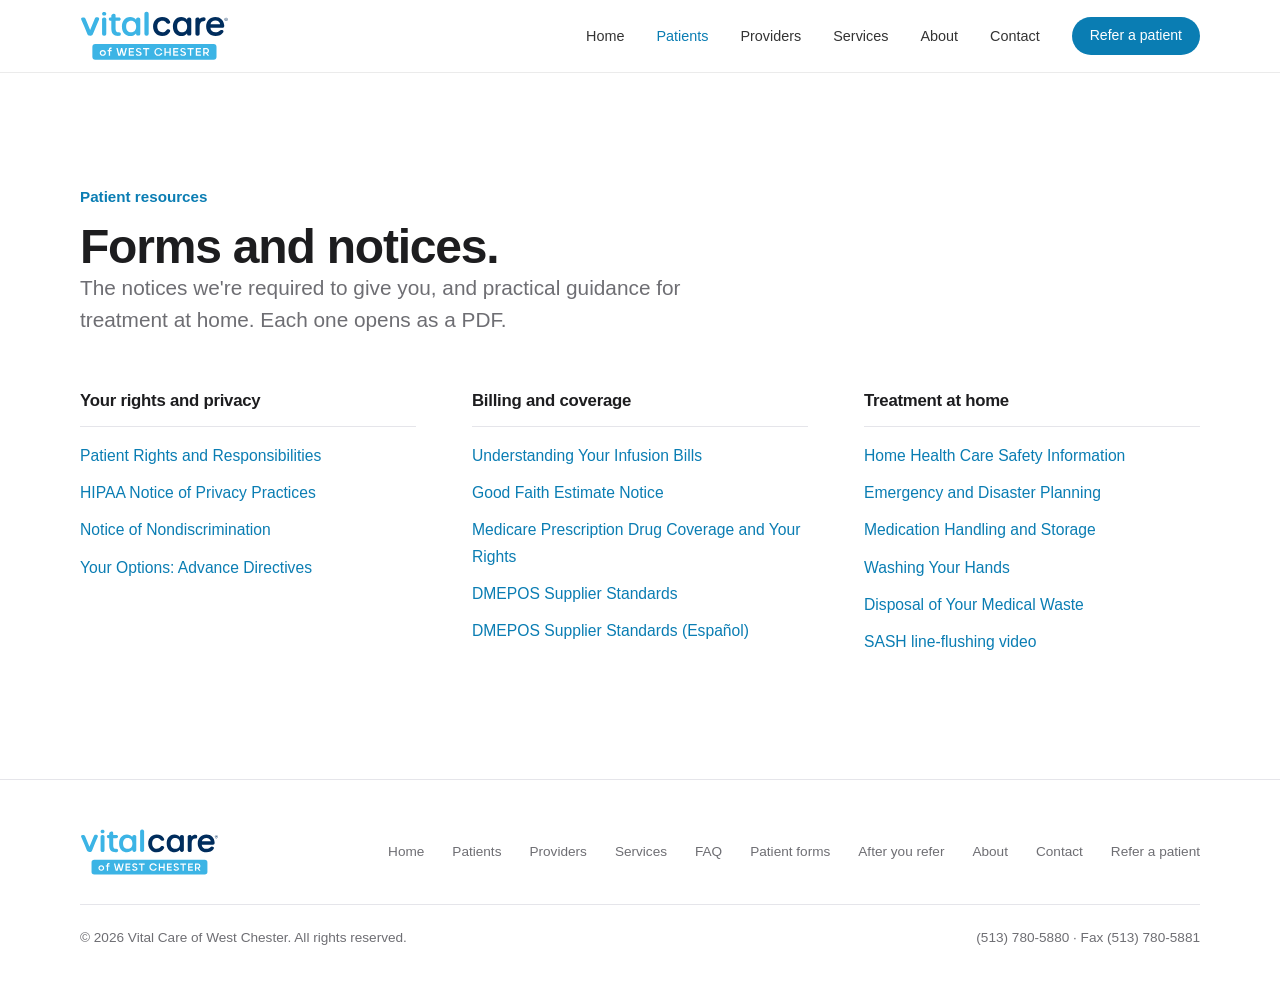
<file: docs/resources.html>
<!DOCTYPE html>
<html lang="en">
<head>
  <meta charset="utf-8" />
  <meta name="viewport" content="width=device-width, initial-scale=1" />
  <style>
    :root {
      --navy: #002d5d;
      --blue: #3cb4e5;
      --blue-ink: #0a7db3;
      --text: #1d1d1f;
      --muted: #6e6e73;
      --line: #e5e5ea;
      --gray: #f5f5f7;
      --white: #ffffff;
      --max: 1120px;
    }
    * { box-sizing: border-box; }
    html { scroll-behavior: smooth; }
    body {
      margin: 0;
      color: var(--text);
      background: var(--white);
      font-family: -apple-system, BlinkMacSystemFont, "SF Pro Text", "Segoe UI", Inter, Roboto, Helvetica, Arial, sans-serif;
      font-size: 17px;
      line-height: 1.55;
      -webkit-font-smoothing: antialiased;
    }
    img, svg { display: block; max-width: 100%; }
    .hero-photo, .door-photo, .feature-photo { background: linear-gradient(135deg, #002d5d 0%, #0a7db3 100%); }
    .hero-photo img, .door-photo img, .feature-photo img { color: transparent; font-size: 0; }
    a { color: inherit; text-decoration: none; }
    :focus-visible { outline: 3px solid var(--blue); outline-offset: 3px; border-radius: 4px; }
    .wrap { width: min(calc(100% - 48px), var(--max)); margin-inline: auto; }

    h1, h2, h3 { margin: 0; color: var(--text); font-weight: 600; letter-spacing: -.025em; line-height: 1.08; }
    h1 { font-size: clamp(2.6rem, 6vw, 4.5rem); }
    h2 { font-size: clamp(2rem, 4.2vw, 3rem); }
    h3 { font-size: 1.3rem; letter-spacing: -.015em; line-height: 1.25; }
    p { margin: 0; }
    .kicker { color: var(--blue-ink); font-size: .95rem; font-weight: 600; margin-bottom: 12px; }
    .lead { color: var(--muted); font-size: clamp(1.1rem, 1.8vw, 1.3rem); line-height: 1.5; }
    section { padding: 112px 0; }

    /* Links and buttons */
    .btn {
      display: inline-flex; align-items: center; justify-content: center;
      min-height: 46px; padding: 0 24px; border-radius: 999px;
      font-size: .98rem; font-weight: 500; transition: background .2s, color .2s;
    }
    .btn-primary { background: var(--blue-ink); color: var(--white); }
    .btn-primary:hover { background: #086a99; }
    .btn-white { background: var(--white); color: var(--navy); }
    .btn-white:hover { background: #e8f6fc; }
    .link { color: var(--blue-ink); font-weight: 500; white-space: nowrap; }
    .link:hover { text-decoration: underline; }
    .link::after { content: " ›"; }
    .link-light { color: #8fd4f2; }

    /* Header */
    header {
      position: sticky; top: 0; z-index: 50;
      background: rgba(255,255,255,.85);
      backdrop-filter: saturate(180%) blur(20px);
      -webkit-backdrop-filter: saturate(180%) blur(20px);
      border-bottom: 1px solid rgba(0,0,0,.08);
    }
    .nav { height: 72px; display: flex; align-items: center; justify-content: space-between; gap: 24px; }
    .logo { width: 150px; }
    .logo svg { width: 100%; height: auto; }
    .nav-links { display: flex; align-items: center; gap: 32px; list-style: none; margin: 0; padding: 0; }
    .nav-links a { font-size: .9rem; color: #333; }
    .nav-links a:hover { color: var(--blue-ink); }
    .nav-links .btn { min-height: 38px; padding: 0 18px; font-size: .88rem; color: var(--white); }
    .menu-btn { display: none; background: none; border: 0; padding: 8px; cursor: pointer; color: var(--text); }
    .menu-btn svg { width: 24px; height: 24px; }

    /* Hero */
    .hero { padding: 96px 0 0; text-align: center; }
    .hero h1 { max-width: 860px; margin: 0 auto 22px; }
    .hero .lead { max-width: 640px; margin: 0 auto 34px; }
    .hero-actions { display: flex; justify-content: center; align-items: center; gap: 28px; flex-wrap: wrap; }
    .hero-photo {
      margin: 72px auto 0; width: min(calc(100% - 48px), 1280px); aspect-ratio: 16 / 7;
      border-radius: 28px; overflow: hidden;
    }
    .hero-photo img { width: 100%; height: 100%; object-fit: cover; }

    /* Two doors */
    .doors { padding-top: 112px; }
    .doors-head { text-align: center; margin-bottom: 56px; }
    .doors-grid { display: grid; grid-template-columns: 1fr 1fr; gap: 24px; }
    .door {
      display: flex; flex-direction: column; border-radius: 28px; overflow: hidden;
      background: var(--gray); transition: transform .3s ease;
    }
    .door:hover { transform: translateY(-4px); }
    .door-photo { aspect-ratio: 4 / 3; overflow: hidden; }
    .door-photo img { width: 100%; height: 100%; object-fit: cover; transition: transform .6s ease; }
    .door:hover .door-photo img { transform: scale(1.03); }
    .door-body { padding: 36px 40px 40px; }
    .door-body h3 { font-size: 1.75rem; margin-bottom: 10px; }
    .door-body p { color: var(--muted); margin-bottom: 18px; }
    .door-dark { background: var(--navy); }
    .door-dark h3 { color: var(--white); }
    .door-dark p { color: rgba(255,255,255,.75); }

    /* Services */
    .services { background: var(--gray); }
    .split-head { display: grid; grid-template-columns: 1fr 1fr; gap: 48px; align-items: end; margin-bottom: 56px; }
    .service-list { display: grid; grid-template-columns: 1fr 1fr; column-gap: 64px; }
    .service { padding: 28px 0; border-top: 1px solid #d2d2d7; }
    .service h3 { margin-bottom: 6px; }
    .service p { color: var(--muted); font-size: 1rem; }

    /* Process */
    .steps { display: grid; grid-template-columns: repeat(4, 1fr); gap: 32px; margin-top: 56px; }
    .step-n { font-size: 3rem; font-weight: 600; color: var(--blue); letter-spacing: -.04em; line-height: 1; margin-bottom: 18px; }
    .step h3 { margin-bottom: 8px; }
    .step p { color: var(--muted); font-size: 1rem; }

    /* Setting feature */
    .feature { padding-top: 0; }
    .feature-grid { display: grid; grid-template-columns: 1fr 1fr; gap: 72px; align-items: center; }
    .feature-photo { border-radius: 28px; overflow: hidden; aspect-ratio: 1 / 1; }
    .feature-photo img { width: 100%; height: 100%; object-fit: cover; }
    .feature h2 { margin-bottom: 20px; }
    .feature .lead { margin-bottom: 28px; }
    .setting { padding: 20px 0; border-top: 1px solid var(--line); }
    .setting:last-child { border-bottom: 1px solid var(--line); }
    .setting h3 { font-size: 1.1rem; margin-bottom: 4px; }
    .setting p { color: var(--muted); font-size: 1rem; }

    /* Provider band */
    .providers { background: var(--navy); color: var(--white); }
    .providers h2, .providers h3 { color: var(--white); }
    .providers .kicker { color: #8fd4f2; }
    .providers .lead { color: rgba(255,255,255,.75); }
    .provider-grid { display: grid; grid-template-columns: 1.1fr .9fr; gap: 72px; align-items: start; }
    .provider-grid .lead { margin: 20px 0 32px; }
    .provider-actions { display: flex; gap: 28px; align-items: center; flex-wrap: wrap; }
    .info-list { border-top: 1px solid rgba(255,255,255,.18); }
    .info-row { display: flex; justify-content: space-between; gap: 24px; padding: 20px 0; border-bottom: 1px solid rgba(255,255,255,.18); }
    .info-row span { color: rgba(255,255,255,.65); }
    .info-row strong { font-weight: 500; text-align: right; }
    .info-row a:hover { color: #8fd4f2; }
    .requirement { margin-top: 28px; padding: 22px 24px; border-radius: 18px; background: rgba(255,255,255,.08); }
    .requirement h3 { font-size: 1rem; margin-bottom: 6px; }
    .requirement p { color: rgba(255,255,255,.78); font-size: .97rem; }

    /* Referral slot: intentionally empty */
    #online-referral { padding: 0; }

    /* FAQ */
    .faq-wrap { max-width: 820px; margin: 0 auto; }
    .faq-wrap h2 { text-align: center; margin-bottom: 48px; }
    .faq details { border-bottom: 1px solid var(--line); }
    .faq details:first-child { border-top: 1px solid var(--line); }
    .faq summary {
      display: flex; justify-content: space-between; align-items: center; gap: 24px;
      padding: 24px 0; font-size: 1.12rem; font-weight: 500; cursor: pointer; list-style: none;
    }
    .faq summary::-webkit-details-marker { display: none; }
    .faq summary::after { content: "+"; font-size: 1.6rem; font-weight: 300; color: var(--muted); transition: transform .25s; }
    .faq details[open] summary::after { transform: rotate(45deg); }
    .faq .answer { padding: 0 0 26px; color: var(--muted); }
    .faq .answer p + p, .faq .answer ul + p { margin-top: 12px; }
    .faq .answer ul { margin: 0; padding-left: 20px; }
    .faq .answer li { margin-bottom: 6px; }
    .faq .answer a { color: var(--blue-ink); }

    /* Contact */
    .contact { background: var(--gray); }
    .contact-grid { display: grid; grid-template-columns: .9fr 1.1fr; gap: 56px; align-items: stretch; }
    .contact h2 { margin-bottom: 32px; }
    .contact dl { margin: 0 0 32px; }
    .contact dt { color: var(--muted); font-size: .9rem; margin-top: 20px; }
    .contact dd { margin: 4px 0 0; font-size: 1.15rem; font-weight: 500; }
    .contact dd a:hover { color: var(--blue-ink); }
    .privacy { color: var(--muted); font-size: .92rem; max-width: 420px; }
    .map { border-radius: 28px; overflow: hidden; min-height: 400px; background: #e8e8ed; }
    .map iframe { width: 100%; height: 100%; min-height: 400px; border: 0; display: block; }

    /* Footer */
    footer { padding: 48px 0 40px; font-size: .85rem; color: var(--muted); border-top: 1px solid var(--line); }
    .footer-top { display: flex; justify-content: space-between; align-items: center; gap: 32px; flex-wrap: wrap; padding-bottom: 28px; border-bottom: 1px solid var(--line); }
    .footer-top .logo { width: 140px; }
    .footer-links { display: flex; gap: 28px; flex-wrap: wrap; }
    .footer-links a:hover { color: var(--text); }
    .footer-bottom { display: flex; justify-content: space-between; gap: 20px; flex-wrap: wrap; padding-top: 22px; }

    @media (max-width: 900px) {
      section { padding: 80px 0; }
      .menu-btn { display: block; }
      .nav-links {
        display: none; position: absolute; top: 72px; left: 0; right: 0;
        flex-direction: column; align-items: stretch; gap: 0; padding: 8px 24px 24px;
        background: rgba(255,255,255,.98); border-bottom: 1px solid var(--line);
      }
      .nav-links.open { display: flex; }
      .nav-links li a:not(.btn) { display: block; padding: 14px 0; font-size: 1.05rem; border-bottom: 1px solid var(--line); }
      .nav-links .btn { margin-top: 16px; min-height: 46px; width: 100%; }
      .hero { padding-top: 64px; }
      .hero-photo { aspect-ratio: 4 / 3; margin-top: 48px; border-radius: 20px; }
      .doors { padding-top: 80px; }
      .doors-grid, .split-head, .service-list, .feature-grid, .provider-grid, .contact-grid { grid-template-columns: 1fr; }
      .split-head { gap: 16px; }
      .steps { grid-template-columns: 1fr 1fr; }
      .feature-grid, .provider-grid { gap: 48px; }
    }
    @media (max-width: 560px) {
      .wrap { width: min(calc(100% - 32px), var(--max)); }
      .hero-photo { width: calc(100% - 32px); }
      .steps { grid-template-columns: 1fr; }
      .door-body { padding: 28px; }
      .info-row { flex-direction: column; gap: 4px; }
      .info-row strong { text-align: left; }
    }

    /* Patient resources */
    .res-lead { max-width: 640px; }
    .res-grid { display: grid; grid-template-columns: repeat(3, 1fr); gap: 44px 56px; margin-top: 56px; }
    .res-group h3 { font-size: 1.05rem; padding-bottom: 14px; margin-bottom: 16px; border-bottom: 1px solid var(--line); }
    .res-group ul { list-style: none; margin: 0; padding: 0; }
    .res-group li { margin-bottom: 11px; }
    .res-group a { color: var(--blue-ink); font-size: .98rem; }
    .res-group a:hover { text-decoration: underline; }
    @media (max-width: 900px) { .res-grid { grid-template-columns: 1fr 1fr; gap: 36px 40px; } }
    @media (max-width: 560px) { .res-grid { grid-template-columns: 1fr; } }

    /* ---------------- Online referral ---------------- */
    #online-referral { padding: 112px 0; background: var(--gray); }
    #online-referral h2 { margin-bottom: 18px; }
    .vcr-lead { max-width: 640px; }
    .vcr-privacy { margin-top: 14px; max-width: 640px; color: var(--muted); font-size: .95rem; }
    .vcr-loading { margin-top: 40px; color: var(--muted); }

    #vcr { margin-top: 44px; font-size: 15px; line-height: 1.5; color: var(--text); }
    #vcr .card {
      background: var(--white); border: 1px solid var(--line); border-radius: 28px;
      overflow: hidden; box-shadow: 0 1px 2px rgba(0,0,0,.04), 0 14px 34px rgba(0,45,93,.07);
    }
    #vcr h2, #vcr h3, #vcr h4, #vcr h5 { letter-spacing: normal; line-height: 1.3; font-weight: 700; }
    #vcr p { margin: 0; }

    @media (max-width: 900px) { #online-referral { padding: 80px 0; } }

    
    /* the hero title breaks after the comma; balance what is left on each line */
    .hero h1 { text-wrap: balance; }

    /* keep the grey/white rhythm from stacking once sections live on their own pages */
    #online-referral { background: var(--white); }
    #faq { background: var(--gray); }

    /* current page in the nav */
    .nav-links a[aria-current="page"] { color: var(--blue-ink); font-weight: 500; }
    /* a page whose first section is the navy band needs no extra top gap */
    .page-lead { padding-top: 96px; }
/* ---- referral form (scoped to #vcr) ---- */
#vcr .steps{display:flex;gap:2px;background:var(--gray);border-bottom:1px solid var(--line);overflow-x:auto;padding:0 12px;scrollbar-width:thin}
#vcr .step{flex:1 0 auto;min-width:92px;background:none;border:none;padding:13px 10px 11px;cursor:pointer;
        font-family:inherit;font-size:12px;font-weight:600;color:var(--muted);text-align:center;
        border-bottom:3px solid transparent;white-space:nowrap}
#vcr .step:hover:not(:disabled){color:var(--blue-ink)}
#vcr .step:disabled{cursor:default;opacity:.45}
#vcr .step .num{display:inline-flex;align-items:center;justify-content:center;width:19px;height:19px;border-radius:50%;
             background:var(--line);color:var(--muted);font-size:11px;margin-right:6px;vertical-align:middle}
#vcr .step.active{color:var(--blue-ink);border-bottom-color:var(--blue-ink)}
#vcr .step.active .num{background:var(--blue-ink);color:#fff}
#vcr .step.done .num{background:#2f9e5f;color:#fff}
#vcr .body{padding:28px 34px 30px}
#vcr .panel{display:none}
#vcr .panel.on{display:block}
#vcr .ptitle{font-size:20px;font-weight:700;margin:0 0 4px;letter-spacing:-.2px}
#vcr .psub{font-size:14px;color:var(--muted);margin:0 0 24px;line-height:1.5}

/* text boxes */
#vcr .grid{display:grid;grid-template-columns:repeat(auto-fill,minmax(200px,1fr));gap:14px 16px;margin-bottom:20px}
#vcr .fg{display:flex;flex-direction:column;min-width:0}
#vcr .fg.wide{grid-column:1/-1}
#vcr .fg label{font-weight:600;font-size:12.5px;margin-bottom:5px;color:#3a3a3c;line-height:1.3}
#vcr .fg label .req{color:#c0392b;margin-left:2px}
#vcr input[type=text], #vcr textarea{padding:9px 11px;border:1px solid #d2d2d7;border-radius:8px;
       font-family:inherit;font-size:14.5px;color:var(--text);background:#fff;width:100%;transition:border-color .12s,box-shadow .12s}
#vcr input[type=text]::placeholder, #vcr textarea::placeholder{color:#a1a1a6}
#vcr input[type=text]:focus, #vcr textarea:focus{outline:none;border-color:var(--blue-ink);box-shadow:0 0 0 3px rgba(10,125,179,.14)}
#vcr textarea{resize:vertical;min-height:84px}

/* questions with answers to pick */
#vcr .q{margin:0 0 20px;padding:0;border:0;min-width:0}
#vcr .q>legend,#vcr .q>.qlabel{font-weight:600;font-size:13.5px;color:var(--text);margin-bottom:4px;padding:0}
#vcr .qhint{font-size:12.5px;color:var(--muted);margin:0 0 9px;line-height:1.45}
#vcr .opts{display:flex;flex-wrap:wrap;gap:8px;margin-top:8px}
#vcr .opts.col{flex-direction:column;gap:6px}
#vcr .opt{display:flex;align-items:flex-start;gap:9px;padding:9px 13px;border:1px solid #d2d2d7;border-radius:9px;
          background:#fff;font-size:13.5px;line-height:1.4;cursor:pointer;transition:border-color .12s,background .12s}
#vcr .opts.col .opt{border-radius:8px}
#vcr .opt:hover{border-color:var(--blue-ink)}
#vcr .opt input{flex:none;margin:2px 0 0;width:16px;height:16px;accent-color:var(--blue-ink);cursor:pointer}
#vcr .opt:has(input:checked){border-color:var(--blue-ink);background:#eaf6fc}
#vcr .opt:has(input:focus-visible){box-shadow:0 0 0 3px rgba(10,125,179,.2)}
#vcr .clear{background:none;border:0;padding:4px 2px;margin-top:4px;font:inherit;font-size:12px;color:var(--muted);
            text-decoration:underline;cursor:pointer}
#vcr .clear:hover{color:var(--blue-ink)}

/* follow-up questions that appear under an answer */
#vcr .then{margin:10px 0 4px 8px;padding:14px 0 2px 16px;border-left:2px solid #bfe3f4}
#vcr .then[hidden]{display:none}
#vcr .then .grid{margin-bottom:12px}
#vcr .then .q{margin-bottom:14px}

/* section headings and notes */
#vcr .qh{font-size:12px;font-weight:700;text-transform:uppercase;letter-spacing:.7px;color:var(--muted);
         margin:30px 0 12px;padding-bottom:7px;border-bottom:1px solid var(--line)}
#vcr .panel>.qh:first-of-type{margin-top:4px}
#vcr .qh+.qhint{margin-top:-4px}
#vcr .note{font-size:13px;color:var(--navy);background:#f1f8fc;border-radius:8px;padding:10px 13px;margin:0 0 18px;line-height:1.5}

/* medication cards */
#vcr .med{border:1px solid #d2d2d7;border-radius:12px;margin-bottom:10px;background:#fff;overflow:hidden}
#vcr .med.open{border-color:var(--blue-ink);box-shadow:0 1px 3px rgba(10,125,179,.12)}
#vcr .medhead{display:flex;align-items:center;gap:11px;margin:0;padding:13px 16px;background:var(--gray);cursor:pointer}
#vcr .med.open .medhead{background:#eaf6fc;border-bottom:1px solid #cfe7f3}
#vcr .medhead input{flex:none;width:17px;height:17px;accent-color:var(--blue-ink);cursor:pointer}
#vcr .medhead b{font-size:14.5px;color:var(--navy)}
#vcr .medhead span{font-size:12.5px;color:var(--muted);margin-left:2px}
#vcr .medbody{padding:16px 16px 4px}
#vcr .medbody[hidden]{display:none}
#vcr .single{margin:0 0 18px}

/* referral type picker */
#vcr .types{display:grid;grid-template-columns:repeat(auto-fill,minmax(230px,1fr));gap:10px}
#vcr .tcard{text-align:left;padding:16px 17px;border:1px solid #d2d2d7;border-radius:12px;background:#fff;cursor:pointer;
            font-family:inherit;transition:border-color .13s,box-shadow .13s,transform .13s}
#vcr .tcard:hover{border-color:var(--blue-ink);box-shadow:0 3px 10px rgba(10,125,179,.11);transform:translateY(-1px)}
#vcr .tcard.sel{border-color:var(--blue-ink);background:#eaf6fc;box-shadow:inset 0 0 0 1px var(--blue-ink)}
#vcr .tcard b{display:block;font-size:15px;color:var(--text);margin-bottom:4px}
#vcr .tcard span{display:block;font-size:12.5px;color:var(--muted);line-height:1.45}

/* review */
#vcr .rev{border:1px solid var(--line);border-radius:12px;overflow:hidden;margin-bottom:14px}
#vcr .rev h4{margin:0;padding:10px 15px;background:var(--gray);font-size:12px;font-weight:700;display:flex;
          justify-content:space-between;align-items:center;text-transform:uppercase;letter-spacing:.6px;color:var(--muted);border-bottom:1px solid var(--line)}
#vcr .rev h4 button{background:none;border:0;font:inherit;font-size:12px;text-transform:none;letter-spacing:0;color:var(--blue-ink);cursor:pointer;font-weight:600}
#vcr .rev dl{margin:0;padding:8px 15px 12px;display:grid;grid-template-columns:minmax(140px,38%) 1fr;gap:2px 16px;font-size:13.5px}
#vcr .rev dt{color:var(--muted);padding:4px 0}
#vcr .rev dd{margin:0;padding:4px 0;color:var(--text);font-weight:500;word-break:break-word}
#vcr .rev .none{padding:12px 15px;font-size:13px;color:var(--muted)}
#vcr .after{font-size:13.5px;color:var(--muted);line-height:1.55;margin:18px 0 0}

/* messages and buttons */
#vcr .alert{padding:12px 15px;border-radius:9px;margin-bottom:18px;font-size:13.5px;border-left:3px solid;line-height:1.55}
#vcr .alert-info{background:#eaf6fc;color:var(--navy);border-left-color:var(--blue-ink)}
#vcr .alert-success{background:#eaf7ef;color:#1c6f3f;border-left-color:#2f9e5f}
#vcr .alert-error{background:#fdeeed;color:#a5342b;border-left-color:#c0392b}
#vcr .alert-warn{background:#fef7e8;color:#8a6216;border-left-color:#d9a327}
#vcr .alert ul{margin:6px 0 0;padding-left:18px}
#vcr .nav{display:flex;gap:10px;align-items:center;margin-top:30px;padding-top:20px;border-top:1px solid var(--line)}
#vcr .nav .spacer{flex:1}
#vcr button.btn{padding:10px 22px;border-radius:6px;font-weight:600;font-size:14px;cursor:pointer;font-family:inherit;border:1px solid transparent}
#vcr .primary{background:var(--blue-ink);color:#fff}
#vcr .primary:hover:not(:disabled){background:#086a99}
#vcr .primary:disabled{opacity:.5;cursor:not-allowed}
#vcr .ghost{background:#fff;color:var(--muted);border-color:var(--line)}
#vcr .ghost:hover{background:var(--gray)}
#vcr .link{background:none;border:none;color:var(--muted);font-size:12.5px;cursor:pointer;font-family:inherit;text-decoration:underline;padding:6px}
#vcr .link:hover{color:#c0392b}
#vcr .empty{color:var(--muted);font-size:13.5px;padding:14px 0}
@media(max-width:640px){
  #vcr .body{padding:22px 18px 24px}
  #vcr .nav{flex-wrap:wrap}
  #vcr .rev dl{grid-template-columns:1fr}
  #vcr .rev dt{padding-bottom:0}
  #vcr .then{margin-left:2px;padding-left:12px}
}
    /* ---- overrides, last so they win ---- */
    /* The site and the referral form share a few class names (.steps, .nav,
       .link, .btn). These keep the site's versions from reaching inside. */
    #vcr .steps { margin-top: 0; }
    #vcr .nav   { height: auto; justify-content: flex-start; }
    #vcr .link  { white-space: normal; }
    #vcr .link::after { content: none; }
    /* buttons take the site's pill shape */
    #vcr button.btn {
      display: inline-flex; align-items: center; justify-content: center;
      min-height: 44px; padding: 0 22px; border-radius: 999px;
      font-weight: 500; font-size: .95rem;
    }
    #vcr button.ghost { background: var(--white); color: var(--text); border: 1px solid var(--line); }
    #vcr button.ghost:hover { background: var(--gray); }
  </style>
  <link rel="icon" href="favicon.svg" type="image/svg+xml" />
  <link rel="icon" href="favicon-32.png" sizes="32x32" type="image/png" />
  <link rel="apple-touch-icon" href="apple-touch-icon.png" />
  <meta name="theme-color" content="#002d5d" />
  <link rel="stylesheet" href="site.css" />
  <script src="site-config.js"></script>
  <script src="site.js" defer></script>

  <style>
    h1.page-title { font-size: clamp(2rem, 4.2vw, 3rem); }
    .providers h1 { color: var(--white); }
    #online-referral h1 { margin-bottom: 18px; }
    .contact h1 { margin-bottom: 32px; }
    .faq-wrap h1 { text-align: center; margin-bottom: 48px; }
    .feature h1, .about-grid h1 { margin-bottom: 20px; }
    .nav-links .btn[aria-current="page"] { color: var(--white); background: #086a99; }
    .more-links { display: flex; flex-wrap: wrap; gap: 16px 40px; margin-top: 28px; font-size: 1.1rem; }
    .page-cta { padding: 88px 0; }
  </style>

  <title>Patient Forms and Notices | Vital Care of West Chester</title>
  <meta name="description" content="Patient rights, privacy notice, billing guides, and home treatment safety information from Vital Care." />
  <link rel="canonical" href="https://vitalcareofwestchester.com/resources.html" />
  <meta property="og:title" content="Patient Forms and Notices | Vital Care of West Chester" />
  <meta property="og:description" content="Patient rights, privacy notice, billing guides, and home treatment safety information from Vital Care." />
  <meta property="og:url" content="https://vitalcareofwestchester.com/resources.html" />
</head>
<body>

  <!-- Vital Care of West Chester logo (official SVG), defined once and reused -->
  <svg width="0" height="0" style="position:absolute" aria-hidden="true" focusable="false">
    <defs>
      <symbol id="vc-logo" viewBox="58 72 684 236">
        <g>
          <path fill="#3cb4e5" d="M169.0934,105.6958h-1.7759c-5.3681,0-8.7034,3.383-8.7034,8.8282v65.6204c0,5.447,3.3353,8.8318,8.7034,8.8318h1.7759c5.3644,0,8.6997-3.3849,8.6997-8.8318V114.524c0-5.4451-3.3353-8.8282-8.6997-8.8282Z"/>
          <path fill="#3cb4e5" d="M234.7652,173.8224c-9.6354,0-14.5301-3.128-14.5301-20.2284v-32.0434h14.6659c5.4488,0,8.8318-3.0638,8.8318-7.9952,0-4.9223-3.3023-7.8595-8.8318-7.8595h-14.6659v-8.2704c0-5.0984-2.7996-8.2668-7.3054-8.2668-.8256,0-1.7135,.1082-2.6162,.3137l-1.93,.4146c-4.9094,1.0145-7.6136,4.3334-7.6136,9.3474v6.4615h-3.8233c-4.8324,0-7.7164,2.9372-7.7164,7.8595,0,4.9314,3.383,7.9952,8.8282,7.9952h2.7116v33.8523c0,24.3141,9.4593,34.6889,31.6287,34.6889v-.0037c1.3026,0,2.7483-.0165,4.2086-.1449,2.6859-.2532,4.7039-1.1852,6.0029-2.7703,1.2916-1.5778,1.8053-3.7279,1.5264-6.3845-.2679-2.6015-1.842-6.966-9.3712-6.966Z"/>
          <path fill="#3cb4e5" d="M324.1549,105.6958h-1.6695c-5.4488,0-8.8318,3.383-8.8318,8.8282v1.6548c-5.7864-7.5439-15.33-12.013-26.3414-12.013-26.4625,0-38.3067,21.6815-38.3067,43.1684,0,30.0161,19.3075,43.451,38.4425,43.451,10.7985,0,20.4266-4.5223,26.2056-11.9378v1.1613c0,5.4451,3.383,8.8282,8.8318,8.8282h1.6695c5.4451,0,8.8282-3.383,8.8282-8.8282V114.524c0-5.4451-3.383-8.8282-8.8282-8.8282Zm-10.083,41.6384c0,16.0033-8.9236,26.345-22.7309,26.345-14.1889,0-23.006-10.094-23.006-26.345,0-16.1648,8.7107-26.2056,22.7309-26.2056,13.9761,0,23.006,10.2867,23.006,26.2056Z"/>
          <rect fill="#3cb4e5" x="351.7401" y="79.8351" width="19.4689" height="109.1411" rx="8.8318" ry="8.8318"/>
          <path fill="#002d5d" d="M433.1016,121.1286c8.0796,0,13.9908,2.7886,18.0489,8.4943,2.418,3.5591,5.1112,5.2158,8.4722,5.2158,.7559,0,1.5521-.0881,2.4364-.2789l1.009-.2568c2.7813-.5375,4.8507-1.952,5.8231-3.9848,.6935-1.4512,1.1448-3.882-.6238-7.2174-6.6523-12.5653-18.7167-18.935-35.863-18.935-23.8867,0-41.2238,18.1553-41.2238,43.1684s17.3371,43.1721,41.2238,43.1721c16.9812,0,29.4345-6.7972,36.0318-19.6946,1.398-2.8987,.9283-5.047,.2825-6.3386-.7338-1.4787-2.4804-3.416-6.5239-4.2214l-.6825-.1669c-.7669-.1376-1.486-.2036-2.1685-.2036-4.4508,0-6.9642,2.9501-8.4245,5.1021-4.1572,5.5864-10.1527,8.4172-17.8178,8.4172-13.5138,0-22.5914-10.4756-22.5914-26.0662,0-15.6749,9.0777-26.2056,22.5914-26.2056Z"/>
          <path fill="#002d5d" d="M556.6921,105.6958h-1.6695c-5.4451,0-8.8282,3.383-8.8282,8.8282v1.6585c-5.79-7.5476-15.3337-12.0167-26.345-12.0167-26.4588,0-38.3031,21.6815-38.3031,43.1684,0,30.0161,19.3075,43.451,38.4425,43.451,10.7949,0,20.4266-4.5242,26.2056-11.9397v1.1631c0,5.4451,3.383,8.8282,8.8282,8.8282h1.6695c5.4488,0,8.8318-3.383,8.8318-8.8282V114.524c0-5.4451-3.383-8.8282-8.8318-8.8282Zm-10.0794,41.6384c0,16.0033-8.9236,26.345-22.7309,26.345-14.1926,0-23.0097-10.094-23.0097-26.345,0-16.1648,8.7107-26.2056,22.7309-26.2056,13.9761,0,23.0097,10.2867,23.0097,26.2056Z"/>
          <path fill="#002d5d" d="M622.3016,104.7198c-7.8081,0-14.4127,3.1904-18.7167,8.8043-.2862-4.9204-3.5335-7.832-8.8098-7.832h-1.6695c-5.4451,0-8.8282,3.3849-8.8282,8.8318v65.6204c0,5.447,3.383,8.8318,8.8282,8.8318h1.6695c5.4488,0,8.8318-3.3849,8.8318-8.8318v-32.3919c0-16.0364,5.8818-24.2921,17.4435-24.5398,5.8304,0,9.0336-2.6308,9.5106-7.7622l.1394-1.1118c.3559-2.8216-.2752-5.2397-1.8199-6.988-1.5154-1.7209-3.794-2.6308-6.5789-2.6308Z"/>
          <path fill="#002d5d" d="M713.7607,150.8126c1.5044-1.5502,2.2566-3.7811,2.1795-6.4762-1.0384-24.4022-17.0032-40.1707-40.6697-40.1707-24.7636,0-42.0567,17.7517-42.0567,43.1684,0,25.8222,17.183,43.1721,42.7538,43.1721,15.697,0,27.3541-5.4708,34.6448-16.2583,1.6658-2.4584,2.1502-4.6636,1.4347-6.5496-.7338-1.9392-2.6565-3.3206-5.735-4.1114l-1.6695-.4183c-.7669-.1926-1.5154-.2899-2.2236-.2899-3.1555,0-5.247,1.8438-7.4559,3.794l-.921,.8072c-4.9535,4.4031-10.1087,6.1992-17.7994,6.1992-13.8733,0-22.3713-7.4155-23.5784-20.4339h54.444c2.807,0,5.1076-.8421,6.6523-2.4327Zm-16.5666-13.5578h-43.8986c2.2309-10.96,10.0573-16.9592,22.2539-16.9592,11.925,0,19.8799,6.2946,21.6448,16.9592Z"/>
          <path fill="#3cb4e5" d="M144.479,108.4588c-1.2769-1.9612-3.6546-3.0399-6.689-3.0399h-2.6418c-4.6562,0-7.9512,2.2089-9.7932,6.5661l-21.1578,51.7651-21.0446-51.4881c-1.842-4.3572-5.1369-6.5661-9.7932-6.5661h-2.6418c-3.0345,0-5.4121,1.0787-6.689,3.0399-1.3136,2.0126-1.3246,4.7333-.0367,7.6503l14.9184,34.2125,12.93,31.7858c1.5014,3.5543,4.0203,5.6439,7.509,6.2583,1.0671,.3106,2.229,.473,3.485,.473h4.0325c4.6966,0,7.9879-2.163,9.8005-6.4542l15.5392-38.1999-.0319-.0506,12.3411-28.302c1.2879-2.917,1.2769-5.6378-.0367-7.6504Z"/>
          <path fill="#3cb4e5" d="M158.6141,89.1593c0-5.4954,4.0208-8.4843,9.5888-8.4843,5.0897,0,9.5902,2.9889,9.5902,8.4843,0,5.5324-4.5005,8.4829-9.5902,8.4829-5.568,0-9.5888-2.9505-9.5888-8.4829Z"/>
          <path fill="#002d5d" d="M731.8391,114.6395c0,4.2562-3.3269,7.5831-7.5831,7.5831-4.2071,0-7.5831-3.3269-7.5831-7.5831,0-4.2074,3.376-7.4852,7.5831-7.4852,4.2562,0,7.5831,3.2778,7.5831,7.4852Zm-13.6004,0c0,3.4736,2.5928,6.2134,6.0664,6.2134,3.3754,0,5.9197-2.7398,5.9197-6.1646s-2.5443-6.2131-5.9688-6.2131-6.0173,2.7886-6.0173,6.1643Zm4.6472,4.1587h-1.3694v-7.8769c.7335-.1467,1.5652-.2446,2.5928-.2446,1.3209,0,1.9569,.2446,2.4952,.6359,.4401,.2937,.7826,.9296,.7826,1.6635,0,.9784-.7335,1.5656-1.5652,1.8593v.0979c.7335,.2446,1.076,.8805,1.3209,1.9077,.2443,1.1742,.391,1.6635,.5868,1.9572h-1.4185c-.2449-.2937-.4408-.9788-.6366-2.0548-.1951-.8809-.7335-1.2722-1.8586-1.2722h-.93v3.3269Zm0-4.452h.9784c1.0767,0,2.0551-.2937,2.0551-1.223,0-.7829-.4892-1.3209-1.9077-1.3209-.5383,0-.8809,.0488-1.1258,.0976v2.4464Z"/>
        </g>
        <rect fill="#3cb4e5" x="114.3558" y="226.8714" width="566.1621" height="72.1104" rx="13.4018" ry="13.4018"/>
        <g fill="#fff">
          <path d="M176.0938,267.6348c0,7.4531-6.1807,13.5127-14.0576,13.5127s-14.0576-6.0596-14.0576-13.5127,6.1807-13.5117,14.0576-13.5117,14.0576,6.0586,14.0576,13.5117Zm-5.938,0c0-4.6055-3.6357-7.9375-8.1196-7.9375s-8.1191,3.332-8.1191,7.9375,3.6353,7.9375,8.1191,7.9375,8.1196-3.332,8.1196-7.9375Z"/>
          <path d="M183.7891,254.7891h5.5137v-1.5752c0-9.8164,7.2715-10.1797,8.6045-10.1797,1.3936,0,2.7266,.1211,4.3018,.3633v5.3926c-1.3936-.1211-1.7568-.1211-1.7568-.1211-5.2109,.0605-5.2109,4.5449-5.2109,4.5449v1.5752h7.0283v5.5742h-7.0283v20.1172h-5.9385v-20.1172h-5.5137v-5.5742Z"/>
          <path d="M258.3775,274.4209l7.271-29.0234h6.2412l-8.9678,35.083h-9.0889l-6.0596-23.0859-6.0591,23.0859h-9.0889l-8.9678-35.083h6.2412l7.271,29.0234,7.6348-29.0234h5.938l7.6348,29.0234Z"/>
          <path d="M303.8829,274.9062v5.5742h-23.5103v-35.083h23.5103v5.5742h-17.5723v9.5742h16.2393v5.5742h-16.2393v8.7861h17.5723Z"/>
          <path d="M312.4263,274.6025l4.3628-3.4531c1.3936,1.8779,4.8472,4.4229,9.5732,4.4229,5.6958,0,6.8472-3.5752,6.8472-4.4834,0-6.5439-19.9351-3.9385-19.9351-16.8447,0-3.2725,2.3027-9.4531,12.1187-9.4531,7.6953,0,11.2095,3.9385,12.4214,5.7568l-4.3022,3.2109c-2.1206-2.4238-5.5742-3.3926-8.5435-3.3926-2.9082,0-5.8169,1.9385-5.8169,4.3018,0,7.9375,19.9956,4.0596,19.9956,16.8447,0,3.3936-3.0298,9.6348-13.0879,9.6348-8.0591,0-11.937-4.0605-13.6333-6.5449Z"/>
          <path d="M345.3892,250.9717v-5.5742h28.5996v5.5742h-11.3306v29.5088h-5.9385v-29.5088h-11.3306Z"/>
          <path d="M397.0728,262.9688c0-10.0576,8.2402-18.1777,18.6016-18.1777,8.4834,0,15.6328,5.4541,17.9355,12.9668h-6.665c-1.9395-4.4229-6.2412-7.3916-11.2705-7.3916-6.8467,0-12.6641,5.4531-12.6641,12.6025,0,6.9082,5.8174,12.6035,12.6641,12.6035,5.0293,0,9.3311-2.9688,11.2705-7.3926h6.665c-2.3027,7.5137-9.4521,12.9678-17.9355,12.9678-10.3613,0-18.6016-8.1201-18.6016-18.1787Z"/>
          <path d="M465.8453,267.5137h-16.9062v12.9668h-5.9375v-35.083h5.9375v16.542h16.9062v-16.542h5.9375v35.083h-5.9375v-12.9668Z"/>
          <path d="M506.3804,274.9062v5.5742h-23.5098v-35.083h23.5098v5.5742h-17.5713v9.5742h16.2383v5.5742h-16.2383v8.7861h17.5713Z"/>
          <path d="M514.9244,274.6025l4.3623-3.4531c1.3936,1.8779,4.8477,4.4229,9.5742,4.4229,5.6953,0,6.8467-3.5752,6.8467-4.4834,0-6.5439-19.9346-3.9385-19.9346-16.8447,0-3.2725,2.3018-9.4531,12.1182-9.4531,7.6953,0,11.21,3.9385,12.4219,5.7568l-4.3027,3.2109c-2.1201-2.4238-5.5742-3.3926-8.543-3.3926-2.9092,0-5.8174,1.9385-5.8174,4.3018,0,7.9375,19.9961,4.0596,19.9961,16.8447,0,3.3936-3.0303,9.6348-13.0889,9.6348-8.0586,0-11.9365-4.0605-13.6328-6.5449Z"/>
          <path d="M547.8873,250.9717v-5.5742h28.5996v5.5742h-11.3311v29.5088h-5.9375v-29.5088h-11.3311Z"/>
          <path d="M609.5689,274.9062v5.5742h-23.5098v-35.083h23.5098v5.5742h-17.5713v9.5742h16.2383v5.5742h-16.2383v8.7861h17.5713Z"/>
          <path d="M640.2906,280.4805l-8.4834-10.4219h-6.1797v10.4219h-5.9385v-35.083h14.2393s12.2402,.1211,12.2402,12.3604c0,7.3926-4.4844,10.3613-8.0596,11.5127l8.7861,11.21h-6.6045Zm-14.6631-15.9961h7.9375c3.7568,0,6.665-1.6973,6.665-6.7266s-2.9082-6.7861-6.665-6.7861h-7.9375v13.5127Z"/>
        </g>
      </symbol>
    </defs>
  </svg>

  <header>
    <div class="wrap nav">
      <a class="logo" href="index.html" aria-label="Vital Care of West Chester, home">
        <svg viewBox="0 0 684 236" role="img" aria-label="Vital Care of West Chester"><use href="#vc-logo" width="684" height="236"/></svg>
      </a>
      <button class="menu-btn" aria-label="Menu" aria-expanded="false" aria-controls="nav-links">
        <svg viewBox="0 0 24 24" fill="none" stroke="currentColor" stroke-width="1.8" stroke-linecap="round"><path d="M4 8h16M4 16h16"/></svg>
      </button>
      <ul class="nav-links" id="nav-links">
        <li><a href="index.html">Home</a></li>
        <li><a href="patients.html" aria-current="page">Patients</a></li>
        <li><a href="providers.html">Providers</a></li>
        <li><a href="services.html">Services</a></li>
        <li><a href="about.html">About</a></li>
        <li><a href="contact.html">Contact</a></li>
        <li><a class="btn btn-primary" href="refer.html">Refer a patient</a></li>
      </ul>
    </div>
  </header>

  <main id="top">

<section id="resources">
      <div class="wrap">
        <p class="kicker">Patient resources</p>
        <h1 class="page-title">Forms and notices.</h1>
        <p class="lead res-lead">The notices we're required to give you, and practical guidance for treatment at
          home. Each one opens as a PDF.</p>
        <div class="res-grid">
        <div class="res-group">
          <h3>Your rights and privacy</h3>
          <ul>
            <li><a href="https://vitalcare.com/wp-content/uploads/2023/12/pe-gen-3-patient-rights.pdf" target="_blank" rel="noopener">Patient Rights and Responsibilities</a></li>
            <li><a href="https://vitalcare.com/wp-content/uploads/2024/07/pe-gen-2_HIPAA-Notice-of-Privacy-Practices_20240717.final_.pdf" target="_blank" rel="noopener">HIPAA Notice of Privacy Practices</a></li>
            <li><a href="https://vitalcare.com/wp-content/uploads/2025/03/Notice-of-Nondiscrimination-and-Availability-Updated-3.31.25.pdf" target="_blank" rel="noopener">Notice of Nondiscrimination</a></li>
            <li><a href="https://vitalcare.com/wp-content/uploads/2023/12/pe-gen-5-advance-directives.pdf" target="_blank" rel="noopener">Your Options: Advance Directives</a></li>
          </ul>
        </div>
        <div class="res-group">
          <h3>Billing and coverage</h3>
          <ul>
            <li><a href="https://vitalcare.com/wp-content/uploads/2023/12/pe-gen-9-understanding-bills.pdf" target="_blank" rel="noopener">Understanding Your Infusion Bills</a></li>
            <li><a href="https://vitalcare.com/wp-content/uploads/2026/11/Good-Faith-Etimate-Notice-PDF.pdf" target="_blank" rel="noopener">Good Faith Estimate Notice</a></li>
            <li><a href="https://vitalcare.com/wp-content/uploads/2023/12/pe-gen-3-MedicareD-ptrights.pdf" target="_blank" rel="noopener">Medicare Prescription Drug Coverage and Your Rights</a></li>
            <li><a href="https://vitalcare.com/wp-content/uploads/2023/12/pe-gen-4-DME-supplier-standards.pdf" target="_blank" rel="noopener">DMEPOS Supplier Standards</a></li>
            <li><a href="https://vitalcare.com/wp-content/uploads/2024/12/pe-gen-4-spanishstandards30-2.pdf" target="_blank" rel="noopener">DMEPOS Supplier Standards (Español)</a></li>
          </ul>
        </div>
        <div class="res-group">
          <h3>Treatment at home</h3>
          <ul>
            <li><a href="https://vitalcare.com/wp-content/uploads/2023/12/pe-gen-6-homecare-safety.pdf" target="_blank" rel="noopener">Home Health Care Safety Information</a></li>
            <li><a href="https://vitalcare.com/wp-content/uploads/2023/12/pe-gen-7-emergency-planning.pdf" target="_blank" rel="noopener">Emergency and Disaster Planning</a></li>
            <li><a href="https://vitalcare.com/wp-content/uploads/2023/12/pe-gen-12-medication-handling-storage.pdf" target="_blank" rel="noopener">Medication Handling and Storage</a></li>
            <li><a href="https://vitalcare.com/wp-content/uploads/2023/12/pe-proc-1-handwashing.pdf" target="_blank" rel="noopener">Washing Your Hands</a></li>
            <li><a href="https://vitalcare.com/wp-content/uploads/2023/12/pe-gen-8-disposal-waste.pdf" target="_blank" rel="noopener">Disposal of Your Medical Waste</a></li>
            <li><a href="https://vitalcare.com/wp-content/uploads/2024/04/40264_vital_care_6091638472-v4-720p.mp4" target="_blank" rel="noopener">SASH line-flushing video</a></li>
          </ul>
        </div>
        </div>
    </section>

  </main>

  <footer>
    <div class="wrap">
      <div class="footer-top">
        <a class="logo" href="index.html" aria-label="Vital Care of West Chester, home">
          <svg viewBox="0 0 684 236" role="img" aria-label="Vital Care of West Chester"><use href="#vc-logo" width="684" height="236"/></svg>
        </a>
        <nav class="footer-links" aria-label="Footer">
          <a href="index.html">Home</a>
          <a href="patients.html">Patients</a>
          <a href="providers.html">Providers</a>
          <a href="services.html">Services</a>
          <a href="faq.html">FAQ</a>
          <a href="resources.html">Patient forms</a>
          <a href="after-referral.html">After you refer</a>
          <a href="about.html">About</a>
          <a href="contact.html">Contact</a>
          <a href="refer.html">Refer a patient</a>
        </nav>
      </div>
      <div class="footer-bottom">
        <span>© <span id="year"></span> Vital Care of West Chester. All rights reserved.</span>
        <span>(513) 780-5880 · Fax (513) 780-5881</span>
      </div>
    </div>
  </footer>

  <script>
    (function () {

    // Landing on this page at a #section (e.g. from another page's nav)
    function jumpToHash() {
      if (!location.hash || location.hash.length < 2) return;
      var t;
      try { t = document.querySelector(location.hash); } catch (e) { return; }
      if (!t) return;
      var off = document.querySelector("header").offsetHeight;
      window.scrollTo({ top: t.getBoundingClientRect().top + window.scrollY - off });
    }
    window.addEventListener("load", jumpToHash);
    setTimeout(jumpToHash, 400);   // again once any lazy content has appeared

    var yr = document.getElementById("year");
    if (yr) yr.textContent = new Date().getFullYear();

    // Mobile menu
    var menuBtn = document.querySelector(".menu-btn");
    var links = document.getElementById("nav-links");
    if (!menuBtn || !links) return;
    menuBtn.addEventListener("click", () => {
      const open = links.classList.toggle("open");
      menuBtn.setAttribute("aria-expanded", open);
    });
    links.addEventListener("click", (e) => {
      if (e.target.closest("a")) {
        links.classList.remove("open");
        menuBtn.setAttribute("aria-expanded", "false");
      }
    });

    // Anchor scrolling that accounts for the sticky header
    document.addEventListener("click", (e) => {
      const a = e.target.closest('a[href^="#"]');
      if (!a) return;
      const hash = a.getAttribute("href");
      if (hash === "#" || hash.length < 2) return;
      const target = hash === "#top" ? document.body : document.querySelector(hash);
      if (!target) return;
      e.preventDefault();
      const offset = document.querySelector("header").offsetHeight;
      const top = hash === "#top" ? 0 : target.getBoundingClientRect().top + window.scrollY - offset;
      window.scrollTo({ top, behavior: "smooth" });
      try { history.pushState(null, "", hash); } catch (err) {}
    });
    })();
  </script>

</body>
</html>
</file>
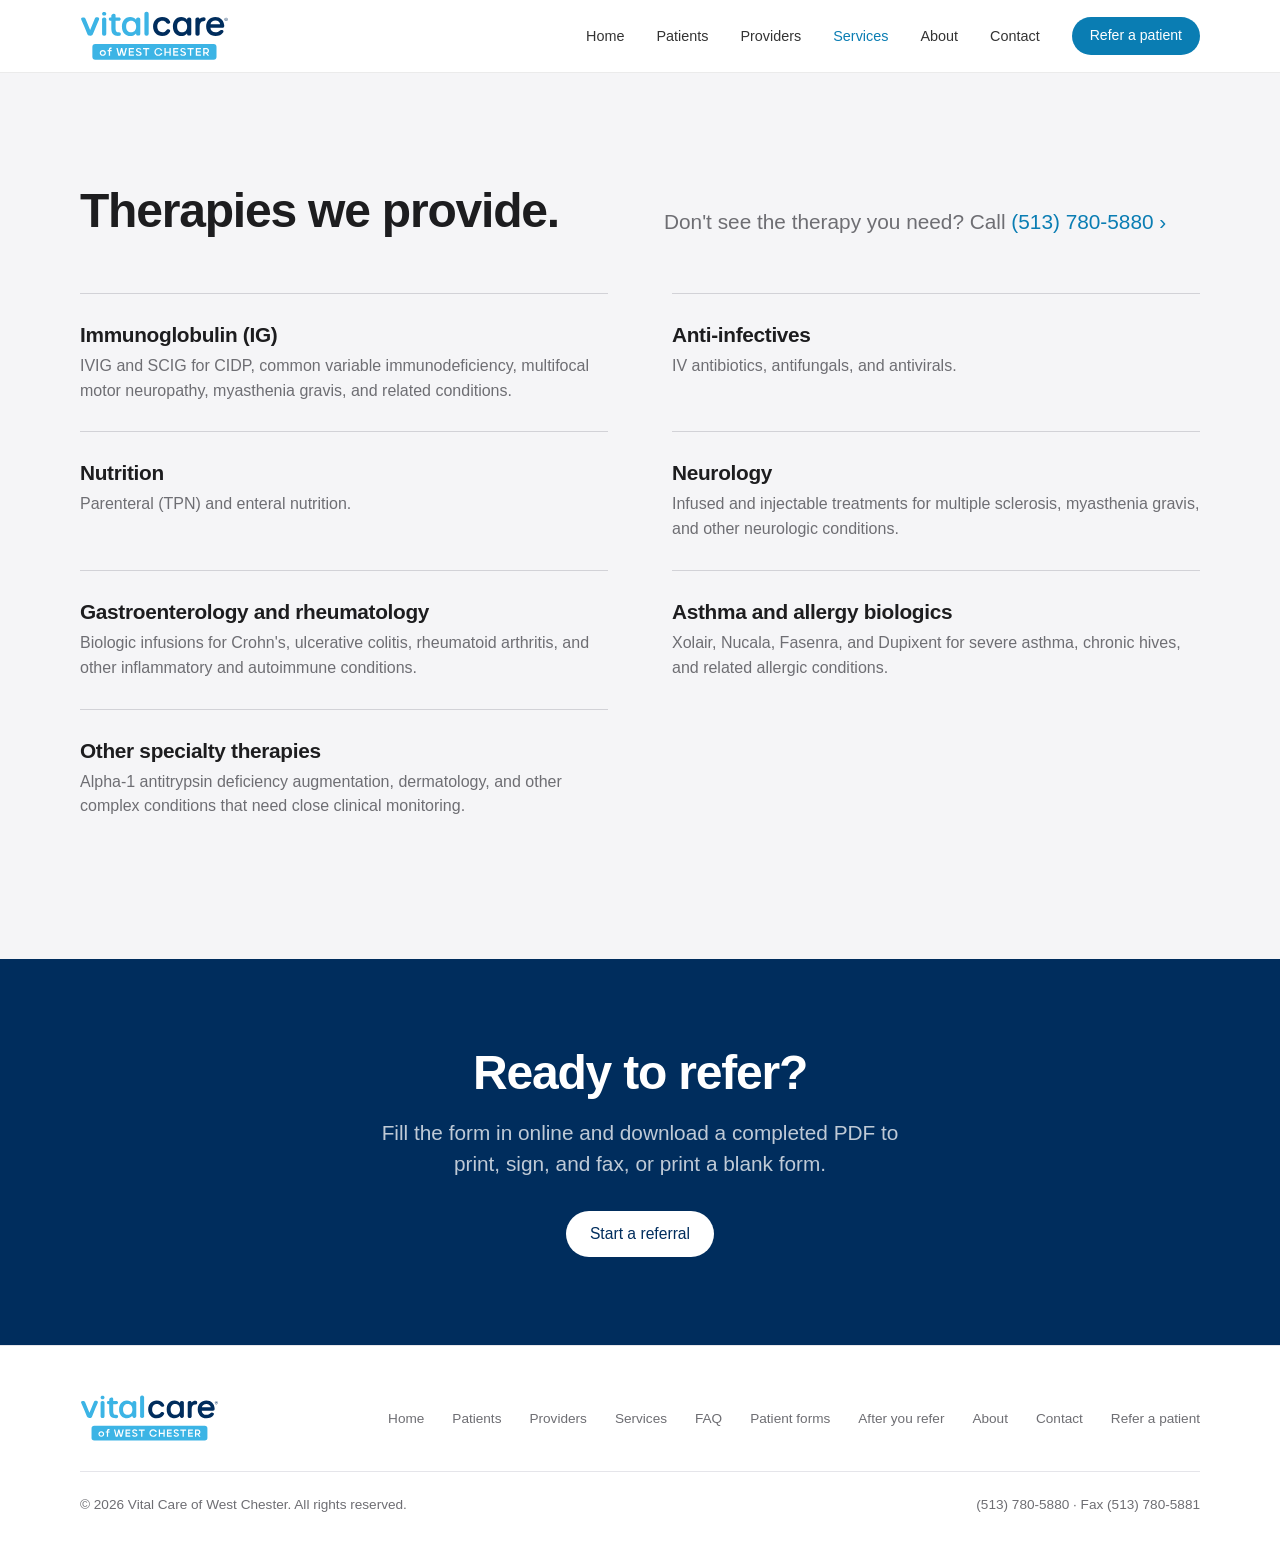
<file: docs/services.html>
<!DOCTYPE html>
<html lang="en">
<head>
  <meta charset="utf-8" />
  <meta name="viewport" content="width=device-width, initial-scale=1" />
  <style>
    :root {
      --navy: #002d5d;
      --blue: #3cb4e5;
      --blue-ink: #0a7db3;
      --text: #1d1d1f;
      --muted: #6e6e73;
      --line: #e5e5ea;
      --gray: #f5f5f7;
      --white: #ffffff;
      --max: 1120px;
    }
    * { box-sizing: border-box; }
    html { scroll-behavior: smooth; }
    body {
      margin: 0;
      color: var(--text);
      background: var(--white);
      font-family: -apple-system, BlinkMacSystemFont, "SF Pro Text", "Segoe UI", Inter, Roboto, Helvetica, Arial, sans-serif;
      font-size: 17px;
      line-height: 1.55;
      -webkit-font-smoothing: antialiased;
    }
    img, svg { display: block; max-width: 100%; }
    .hero-photo, .door-photo, .feature-photo { background: linear-gradient(135deg, #002d5d 0%, #0a7db3 100%); }
    .hero-photo img, .door-photo img, .feature-photo img { color: transparent; font-size: 0; }
    a { color: inherit; text-decoration: none; }
    :focus-visible { outline: 3px solid var(--blue); outline-offset: 3px; border-radius: 4px; }
    .wrap { width: min(calc(100% - 48px), var(--max)); margin-inline: auto; }

    h1, h2, h3 { margin: 0; color: var(--text); font-weight: 600; letter-spacing: -.025em; line-height: 1.08; }
    h1 { font-size: clamp(2.6rem, 6vw, 4.5rem); }
    h2 { font-size: clamp(2rem, 4.2vw, 3rem); }
    h3 { font-size: 1.3rem; letter-spacing: -.015em; line-height: 1.25; }
    p { margin: 0; }
    .kicker { color: var(--blue-ink); font-size: .95rem; font-weight: 600; margin-bottom: 12px; }
    .lead { color: var(--muted); font-size: clamp(1.1rem, 1.8vw, 1.3rem); line-height: 1.5; }
    section { padding: 112px 0; }

    /* Links and buttons */
    .btn {
      display: inline-flex; align-items: center; justify-content: center;
      min-height: 46px; padding: 0 24px; border-radius: 999px;
      font-size: .98rem; font-weight: 500; transition: background .2s, color .2s;
    }
    .btn-primary { background: var(--blue-ink); color: var(--white); }
    .btn-primary:hover { background: #086a99; }
    .btn-white { background: var(--white); color: var(--navy); }
    .btn-white:hover { background: #e8f6fc; }
    .link { color: var(--blue-ink); font-weight: 500; white-space: nowrap; }
    .link:hover { text-decoration: underline; }
    .link::after { content: " ›"; }
    .link-light { color: #8fd4f2; }

    /* Header */
    header {
      position: sticky; top: 0; z-index: 50;
      background: rgba(255,255,255,.85);
      backdrop-filter: saturate(180%) blur(20px);
      -webkit-backdrop-filter: saturate(180%) blur(20px);
      border-bottom: 1px solid rgba(0,0,0,.08);
    }
    .nav { height: 72px; display: flex; align-items: center; justify-content: space-between; gap: 24px; }
    .logo { width: 150px; }
    .logo svg { width: 100%; height: auto; }
    .nav-links { display: flex; align-items: center; gap: 32px; list-style: none; margin: 0; padding: 0; }
    .nav-links a { font-size: .9rem; color: #333; }
    .nav-links a:hover { color: var(--blue-ink); }
    .nav-links .btn { min-height: 38px; padding: 0 18px; font-size: .88rem; color: var(--white); }
    .menu-btn { display: none; background: none; border: 0; padding: 8px; cursor: pointer; color: var(--text); }
    .menu-btn svg { width: 24px; height: 24px; }

    /* Hero */
    .hero { padding: 96px 0 0; text-align: center; }
    .hero h1 { max-width: 860px; margin: 0 auto 22px; }
    .hero .lead { max-width: 640px; margin: 0 auto 34px; }
    .hero-actions { display: flex; justify-content: center; align-items: center; gap: 28px; flex-wrap: wrap; }
    .hero-photo {
      margin: 72px auto 0; width: min(calc(100% - 48px), 1280px); aspect-ratio: 16 / 7;
      border-radius: 28px; overflow: hidden;
    }
    .hero-photo img { width: 100%; height: 100%; object-fit: cover; }

    /* Two doors */
    .doors { padding-top: 112px; }
    .doors-head { text-align: center; margin-bottom: 56px; }
    .doors-grid { display: grid; grid-template-columns: 1fr 1fr; gap: 24px; }
    .door {
      display: flex; flex-direction: column; border-radius: 28px; overflow: hidden;
      background: var(--gray); transition: transform .3s ease;
    }
    .door:hover { transform: translateY(-4px); }
    .door-photo { aspect-ratio: 4 / 3; overflow: hidden; }
    .door-photo img { width: 100%; height: 100%; object-fit: cover; transition: transform .6s ease; }
    .door:hover .door-photo img { transform: scale(1.03); }
    .door-body { padding: 36px 40px 40px; }
    .door-body h3 { font-size: 1.75rem; margin-bottom: 10px; }
    .door-body p { color: var(--muted); margin-bottom: 18px; }
    .door-dark { background: var(--navy); }
    .door-dark h3 { color: var(--white); }
    .door-dark p { color: rgba(255,255,255,.75); }

    /* Services */
    .services { background: var(--gray); }
    .split-head { display: grid; grid-template-columns: 1fr 1fr; gap: 48px; align-items: end; margin-bottom: 56px; }
    .service-list { display: grid; grid-template-columns: 1fr 1fr; column-gap: 64px; }
    .service { padding: 28px 0; border-top: 1px solid #d2d2d7; }
    .service h3 { margin-bottom: 6px; }
    .service p { color: var(--muted); font-size: 1rem; }

    /* Process */
    .steps { display: grid; grid-template-columns: repeat(4, 1fr); gap: 32px; margin-top: 56px; }
    .step-n { font-size: 3rem; font-weight: 600; color: var(--blue); letter-spacing: -.04em; line-height: 1; margin-bottom: 18px; }
    .step h3 { margin-bottom: 8px; }
    .step p { color: var(--muted); font-size: 1rem; }

    /* Setting feature */
    .feature { padding-top: 0; }
    .feature-grid { display: grid; grid-template-columns: 1fr 1fr; gap: 72px; align-items: center; }
    .feature-photo { border-radius: 28px; overflow: hidden; aspect-ratio: 1 / 1; }
    .feature-photo img { width: 100%; height: 100%; object-fit: cover; }
    .feature h2 { margin-bottom: 20px; }
    .feature .lead { margin-bottom: 28px; }
    .setting { padding: 20px 0; border-top: 1px solid var(--line); }
    .setting:last-child { border-bottom: 1px solid var(--line); }
    .setting h3 { font-size: 1.1rem; margin-bottom: 4px; }
    .setting p { color: var(--muted); font-size: 1rem; }

    /* Provider band */
    .providers { background: var(--navy); color: var(--white); }
    .providers h2, .providers h3 { color: var(--white); }
    .providers .kicker { color: #8fd4f2; }
    .providers .lead { color: rgba(255,255,255,.75); }
    .provider-grid { display: grid; grid-template-columns: 1.1fr .9fr; gap: 72px; align-items: start; }
    .provider-grid .lead { margin: 20px 0 32px; }
    .provider-actions { display: flex; gap: 28px; align-items: center; flex-wrap: wrap; }
    .info-list { border-top: 1px solid rgba(255,255,255,.18); }
    .info-row { display: flex; justify-content: space-between; gap: 24px; padding: 20px 0; border-bottom: 1px solid rgba(255,255,255,.18); }
    .info-row span { color: rgba(255,255,255,.65); }
    .info-row strong { font-weight: 500; text-align: right; }
    .info-row a:hover { color: #8fd4f2; }
    .requirement { margin-top: 28px; padding: 22px 24px; border-radius: 18px; background: rgba(255,255,255,.08); }
    .requirement h3 { font-size: 1rem; margin-bottom: 6px; }
    .requirement p { color: rgba(255,255,255,.78); font-size: .97rem; }

    /* Referral slot: intentionally empty */
    #online-referral { padding: 0; }

    /* FAQ */
    .faq-wrap { max-width: 820px; margin: 0 auto; }
    .faq-wrap h2 { text-align: center; margin-bottom: 48px; }
    .faq details { border-bottom: 1px solid var(--line); }
    .faq details:first-child { border-top: 1px solid var(--line); }
    .faq summary {
      display: flex; justify-content: space-between; align-items: center; gap: 24px;
      padding: 24px 0; font-size: 1.12rem; font-weight: 500; cursor: pointer; list-style: none;
    }
    .faq summary::-webkit-details-marker { display: none; }
    .faq summary::after { content: "+"; font-size: 1.6rem; font-weight: 300; color: var(--muted); transition: transform .25s; }
    .faq details[open] summary::after { transform: rotate(45deg); }
    .faq .answer { padding: 0 0 26px; color: var(--muted); }
    .faq .answer p + p, .faq .answer ul + p { margin-top: 12px; }
    .faq .answer ul { margin: 0; padding-left: 20px; }
    .faq .answer li { margin-bottom: 6px; }
    .faq .answer a { color: var(--blue-ink); }

    /* Contact */
    .contact { background: var(--gray); }
    .contact-grid { display: grid; grid-template-columns: .9fr 1.1fr; gap: 56px; align-items: stretch; }
    .contact h2 { margin-bottom: 32px; }
    .contact dl { margin: 0 0 32px; }
    .contact dt { color: var(--muted); font-size: .9rem; margin-top: 20px; }
    .contact dd { margin: 4px 0 0; font-size: 1.15rem; font-weight: 500; }
    .contact dd a:hover { color: var(--blue-ink); }
    .privacy { color: var(--muted); font-size: .92rem; max-width: 420px; }
    .map { border-radius: 28px; overflow: hidden; min-height: 400px; background: #e8e8ed; }
    .map iframe { width: 100%; height: 100%; min-height: 400px; border: 0; display: block; }

    /* Footer */
    footer { padding: 48px 0 40px; font-size: .85rem; color: var(--muted); border-top: 1px solid var(--line); }
    .footer-top { display: flex; justify-content: space-between; align-items: center; gap: 32px; flex-wrap: wrap; padding-bottom: 28px; border-bottom: 1px solid var(--line); }
    .footer-top .logo { width: 140px; }
    .footer-links { display: flex; gap: 28px; flex-wrap: wrap; }
    .footer-links a:hover { color: var(--text); }
    .footer-bottom { display: flex; justify-content: space-between; gap: 20px; flex-wrap: wrap; padding-top: 22px; }

    @media (max-width: 900px) {
      section { padding: 80px 0; }
      .menu-btn { display: block; }
      .nav-links {
        display: none; position: absolute; top: 72px; left: 0; right: 0;
        flex-direction: column; align-items: stretch; gap: 0; padding: 8px 24px 24px;
        background: rgba(255,255,255,.98); border-bottom: 1px solid var(--line);
      }
      .nav-links.open { display: flex; }
      .nav-links li a:not(.btn) { display: block; padding: 14px 0; font-size: 1.05rem; border-bottom: 1px solid var(--line); }
      .nav-links .btn { margin-top: 16px; min-height: 46px; width: 100%; }
      .hero { padding-top: 64px; }
      .hero-photo { aspect-ratio: 4 / 3; margin-top: 48px; border-radius: 20px; }
      .doors { padding-top: 80px; }
      .doors-grid, .split-head, .service-list, .feature-grid, .provider-grid, .contact-grid { grid-template-columns: 1fr; }
      .split-head { gap: 16px; }
      .steps { grid-template-columns: 1fr 1fr; }
      .feature-grid, .provider-grid { gap: 48px; }
    }
    @media (max-width: 560px) {
      .wrap { width: min(calc(100% - 32px), var(--max)); }
      .hero-photo { width: calc(100% - 32px); }
      .steps { grid-template-columns: 1fr; }
      .door-body { padding: 28px; }
      .info-row { flex-direction: column; gap: 4px; }
      .info-row strong { text-align: left; }
    }

    /* Patient resources */
    .res-lead { max-width: 640px; }
    .res-grid { display: grid; grid-template-columns: repeat(3, 1fr); gap: 44px 56px; margin-top: 56px; }
    .res-group h3 { font-size: 1.05rem; padding-bottom: 14px; margin-bottom: 16px; border-bottom: 1px solid var(--line); }
    .res-group ul { list-style: none; margin: 0; padding: 0; }
    .res-group li { margin-bottom: 11px; }
    .res-group a { color: var(--blue-ink); font-size: .98rem; }
    .res-group a:hover { text-decoration: underline; }
    @media (max-width: 900px) { .res-grid { grid-template-columns: 1fr 1fr; gap: 36px 40px; } }
    @media (max-width: 560px) { .res-grid { grid-template-columns: 1fr; } }

    /* ---------------- Online referral ---------------- */
    #online-referral { padding: 112px 0; background: var(--gray); }
    #online-referral h2 { margin-bottom: 18px; }
    .vcr-lead { max-width: 640px; }
    .vcr-privacy { margin-top: 14px; max-width: 640px; color: var(--muted); font-size: .95rem; }
    .vcr-loading { margin-top: 40px; color: var(--muted); }

    #vcr { margin-top: 44px; font-size: 15px; line-height: 1.5; color: var(--text); }
    #vcr .card {
      background: var(--white); border: 1px solid var(--line); border-radius: 28px;
      overflow: hidden; box-shadow: 0 1px 2px rgba(0,0,0,.04), 0 14px 34px rgba(0,45,93,.07);
    }
    #vcr h2, #vcr h3, #vcr h4, #vcr h5 { letter-spacing: normal; line-height: 1.3; font-weight: 700; }
    #vcr p { margin: 0; }

    @media (max-width: 900px) { #online-referral { padding: 80px 0; } }

    
    /* the hero title breaks after the comma; balance what is left on each line */
    .hero h1 { text-wrap: balance; }

    /* keep the grey/white rhythm from stacking once sections live on their own pages */
    #online-referral { background: var(--white); }
    #faq { background: var(--gray); }

    /* current page in the nav */
    .nav-links a[aria-current="page"] { color: var(--blue-ink); font-weight: 500; }
    /* a page whose first section is the navy band needs no extra top gap */
    .page-lead { padding-top: 96px; }
/* ---- referral form (scoped to #vcr) ---- */
#vcr .steps{display:flex;gap:2px;background:var(--gray);border-bottom:1px solid var(--line);overflow-x:auto;padding:0 12px;scrollbar-width:thin}
#vcr .step{flex:1 0 auto;min-width:92px;background:none;border:none;padding:13px 10px 11px;cursor:pointer;
        font-family:inherit;font-size:12px;font-weight:600;color:var(--muted);text-align:center;
        border-bottom:3px solid transparent;white-space:nowrap}
#vcr .step:hover:not(:disabled){color:var(--blue-ink)}
#vcr .step:disabled{cursor:default;opacity:.45}
#vcr .step .num{display:inline-flex;align-items:center;justify-content:center;width:19px;height:19px;border-radius:50%;
             background:var(--line);color:var(--muted);font-size:11px;margin-right:6px;vertical-align:middle}
#vcr .step.active{color:var(--blue-ink);border-bottom-color:var(--blue-ink)}
#vcr .step.active .num{background:var(--blue-ink);color:#fff}
#vcr .step.done .num{background:#2f9e5f;color:#fff}
#vcr .body{padding:28px 34px 30px}
#vcr .panel{display:none}
#vcr .panel.on{display:block}
#vcr .ptitle{font-size:20px;font-weight:700;margin:0 0 4px;letter-spacing:-.2px}
#vcr .psub{font-size:14px;color:var(--muted);margin:0 0 24px;line-height:1.5}

/* text boxes */
#vcr .grid{display:grid;grid-template-columns:repeat(auto-fill,minmax(200px,1fr));gap:14px 16px;margin-bottom:20px}
#vcr .fg{display:flex;flex-direction:column;min-width:0}
#vcr .fg.wide{grid-column:1/-1}
#vcr .fg label{font-weight:600;font-size:12.5px;margin-bottom:5px;color:#3a3a3c;line-height:1.3}
#vcr .fg label .req{color:#c0392b;margin-left:2px}
#vcr input[type=text], #vcr textarea{padding:9px 11px;border:1px solid #d2d2d7;border-radius:8px;
       font-family:inherit;font-size:14.5px;color:var(--text);background:#fff;width:100%;transition:border-color .12s,box-shadow .12s}
#vcr input[type=text]::placeholder, #vcr textarea::placeholder{color:#a1a1a6}
#vcr input[type=text]:focus, #vcr textarea:focus{outline:none;border-color:var(--blue-ink);box-shadow:0 0 0 3px rgba(10,125,179,.14)}
#vcr textarea{resize:vertical;min-height:84px}

/* questions with answers to pick */
#vcr .q{margin:0 0 20px;padding:0;border:0;min-width:0}
#vcr .q>legend,#vcr .q>.qlabel{font-weight:600;font-size:13.5px;color:var(--text);margin-bottom:4px;padding:0}
#vcr .qhint{font-size:12.5px;color:var(--muted);margin:0 0 9px;line-height:1.45}
#vcr .opts{display:flex;flex-wrap:wrap;gap:8px;margin-top:8px}
#vcr .opts.col{flex-direction:column;gap:6px}
#vcr .opt{display:flex;align-items:flex-start;gap:9px;padding:9px 13px;border:1px solid #d2d2d7;border-radius:9px;
          background:#fff;font-size:13.5px;line-height:1.4;cursor:pointer;transition:border-color .12s,background .12s}
#vcr .opts.col .opt{border-radius:8px}
#vcr .opt:hover{border-color:var(--blue-ink)}
#vcr .opt input{flex:none;margin:2px 0 0;width:16px;height:16px;accent-color:var(--blue-ink);cursor:pointer}
#vcr .opt:has(input:checked){border-color:var(--blue-ink);background:#eaf6fc}
#vcr .opt:has(input:focus-visible){box-shadow:0 0 0 3px rgba(10,125,179,.2)}
#vcr .clear{background:none;border:0;padding:4px 2px;margin-top:4px;font:inherit;font-size:12px;color:var(--muted);
            text-decoration:underline;cursor:pointer}
#vcr .clear:hover{color:var(--blue-ink)}

/* follow-up questions that appear under an answer */
#vcr .then{margin:10px 0 4px 8px;padding:14px 0 2px 16px;border-left:2px solid #bfe3f4}
#vcr .then[hidden]{display:none}
#vcr .then .grid{margin-bottom:12px}
#vcr .then .q{margin-bottom:14px}

/* section headings and notes */
#vcr .qh{font-size:12px;font-weight:700;text-transform:uppercase;letter-spacing:.7px;color:var(--muted);
         margin:30px 0 12px;padding-bottom:7px;border-bottom:1px solid var(--line)}
#vcr .panel>.qh:first-of-type{margin-top:4px}
#vcr .qh+.qhint{margin-top:-4px}
#vcr .note{font-size:13px;color:var(--navy);background:#f1f8fc;border-radius:8px;padding:10px 13px;margin:0 0 18px;line-height:1.5}

/* medication cards */
#vcr .med{border:1px solid #d2d2d7;border-radius:12px;margin-bottom:10px;background:#fff;overflow:hidden}
#vcr .med.open{border-color:var(--blue-ink);box-shadow:0 1px 3px rgba(10,125,179,.12)}
#vcr .medhead{display:flex;align-items:center;gap:11px;margin:0;padding:13px 16px;background:var(--gray);cursor:pointer}
#vcr .med.open .medhead{background:#eaf6fc;border-bottom:1px solid #cfe7f3}
#vcr .medhead input{flex:none;width:17px;height:17px;accent-color:var(--blue-ink);cursor:pointer}
#vcr .medhead b{font-size:14.5px;color:var(--navy)}
#vcr .medhead span{font-size:12.5px;color:var(--muted);margin-left:2px}
#vcr .medbody{padding:16px 16px 4px}
#vcr .medbody[hidden]{display:none}
#vcr .single{margin:0 0 18px}

/* referral type picker */
#vcr .types{display:grid;grid-template-columns:repeat(auto-fill,minmax(230px,1fr));gap:10px}
#vcr .tcard{text-align:left;padding:16px 17px;border:1px solid #d2d2d7;border-radius:12px;background:#fff;cursor:pointer;
            font-family:inherit;transition:border-color .13s,box-shadow .13s,transform .13s}
#vcr .tcard:hover{border-color:var(--blue-ink);box-shadow:0 3px 10px rgba(10,125,179,.11);transform:translateY(-1px)}
#vcr .tcard.sel{border-color:var(--blue-ink);background:#eaf6fc;box-shadow:inset 0 0 0 1px var(--blue-ink)}
#vcr .tcard b{display:block;font-size:15px;color:var(--text);margin-bottom:4px}
#vcr .tcard span{display:block;font-size:12.5px;color:var(--muted);line-height:1.45}

/* review */
#vcr .rev{border:1px solid var(--line);border-radius:12px;overflow:hidden;margin-bottom:14px}
#vcr .rev h4{margin:0;padding:10px 15px;background:var(--gray);font-size:12px;font-weight:700;display:flex;
          justify-content:space-between;align-items:center;text-transform:uppercase;letter-spacing:.6px;color:var(--muted);border-bottom:1px solid var(--line)}
#vcr .rev h4 button{background:none;border:0;font:inherit;font-size:12px;text-transform:none;letter-spacing:0;color:var(--blue-ink);cursor:pointer;font-weight:600}
#vcr .rev dl{margin:0;padding:8px 15px 12px;display:grid;grid-template-columns:minmax(140px,38%) 1fr;gap:2px 16px;font-size:13.5px}
#vcr .rev dt{color:var(--muted);padding:4px 0}
#vcr .rev dd{margin:0;padding:4px 0;color:var(--text);font-weight:500;word-break:break-word}
#vcr .rev .none{padding:12px 15px;font-size:13px;color:var(--muted)}
#vcr .after{font-size:13.5px;color:var(--muted);line-height:1.55;margin:18px 0 0}

/* messages and buttons */
#vcr .alert{padding:12px 15px;border-radius:9px;margin-bottom:18px;font-size:13.5px;border-left:3px solid;line-height:1.55}
#vcr .alert-info{background:#eaf6fc;color:var(--navy);border-left-color:var(--blue-ink)}
#vcr .alert-success{background:#eaf7ef;color:#1c6f3f;border-left-color:#2f9e5f}
#vcr .alert-error{background:#fdeeed;color:#a5342b;border-left-color:#c0392b}
#vcr .alert-warn{background:#fef7e8;color:#8a6216;border-left-color:#d9a327}
#vcr .alert ul{margin:6px 0 0;padding-left:18px}
#vcr .nav{display:flex;gap:10px;align-items:center;margin-top:30px;padding-top:20px;border-top:1px solid var(--line)}
#vcr .nav .spacer{flex:1}
#vcr button.btn{padding:10px 22px;border-radius:6px;font-weight:600;font-size:14px;cursor:pointer;font-family:inherit;border:1px solid transparent}
#vcr .primary{background:var(--blue-ink);color:#fff}
#vcr .primary:hover:not(:disabled){background:#086a99}
#vcr .primary:disabled{opacity:.5;cursor:not-allowed}
#vcr .ghost{background:#fff;color:var(--muted);border-color:var(--line)}
#vcr .ghost:hover{background:var(--gray)}
#vcr .link{background:none;border:none;color:var(--muted);font-size:12.5px;cursor:pointer;font-family:inherit;text-decoration:underline;padding:6px}
#vcr .link:hover{color:#c0392b}
#vcr .empty{color:var(--muted);font-size:13.5px;padding:14px 0}
@media(max-width:640px){
  #vcr .body{padding:22px 18px 24px}
  #vcr .nav{flex-wrap:wrap}
  #vcr .rev dl{grid-template-columns:1fr}
  #vcr .rev dt{padding-bottom:0}
  #vcr .then{margin-left:2px;padding-left:12px}
}
    /* ---- overrides, last so they win ---- */
    /* The site and the referral form share a few class names (.steps, .nav,
       .link, .btn). These keep the site's versions from reaching inside. */
    #vcr .steps { margin-top: 0; }
    #vcr .nav   { height: auto; justify-content: flex-start; }
    #vcr .link  { white-space: normal; }
    #vcr .link::after { content: none; }
    /* buttons take the site's pill shape */
    #vcr button.btn {
      display: inline-flex; align-items: center; justify-content: center;
      min-height: 44px; padding: 0 22px; border-radius: 999px;
      font-weight: 500; font-size: .95rem;
    }
    #vcr button.ghost { background: var(--white); color: var(--text); border: 1px solid var(--line); }
    #vcr button.ghost:hover { background: var(--gray); }
  </style>
  <link rel="icon" href="favicon.svg" type="image/svg+xml" />
  <link rel="icon" href="favicon-32.png" sizes="32x32" type="image/png" />
  <link rel="apple-touch-icon" href="apple-touch-icon.png" />
  <meta name="theme-color" content="#002d5d" />
  <link rel="stylesheet" href="site.css" />
  <script src="site-config.js"></script>
  <script src="site.js" defer></script>

  <style>
    h1.page-title { font-size: clamp(2rem, 4.2vw, 3rem); }
    .providers h1 { color: var(--white); }
    #online-referral h1 { margin-bottom: 18px; }
    .contact h1 { margin-bottom: 32px; }
    .faq-wrap h1 { text-align: center; margin-bottom: 48px; }
    .feature h1, .about-grid h1 { margin-bottom: 20px; }
    .nav-links .btn[aria-current="page"] { color: var(--white); background: #086a99; }
    .more-links { display: flex; flex-wrap: wrap; gap: 16px 40px; margin-top: 28px; font-size: 1.1rem; }
    .page-cta { padding: 88px 0; }
  </style>

  <title>Therapies | Vital Care of West Chester</title>
  <meta name="description" content="Infusion therapies we provide at home and in our West Chester infusion suite: immunoglobulin, anti-infectives, nutrition, neurology, GI and rheumatology biologics, asthma and allergy biologics." />
  <link rel="canonical" href="https://vitalcareofwestchester.com/services.html" />
  <meta property="og:title" content="Therapies | Vital Care of West Chester" />
  <meta property="og:description" content="Infusion therapies we provide at home and in our West Chester infusion suite: immunoglobulin, anti-infectives, nutrition, neurology, GI and rheumatology biologics, asthma and allergy biologics." />
  <meta property="og:url" content="https://vitalcareofwestchester.com/services.html" />
</head>
<body>

  <!-- Vital Care of West Chester logo (official SVG), defined once and reused -->
  <svg width="0" height="0" style="position:absolute" aria-hidden="true" focusable="false">
    <defs>
      <symbol id="vc-logo" viewBox="58 72 684 236">
        <g>
          <path fill="#3cb4e5" d="M169.0934,105.6958h-1.7759c-5.3681,0-8.7034,3.383-8.7034,8.8282v65.6204c0,5.447,3.3353,8.8318,8.7034,8.8318h1.7759c5.3644,0,8.6997-3.3849,8.6997-8.8318V114.524c0-5.4451-3.3353-8.8282-8.6997-8.8282Z"/>
          <path fill="#3cb4e5" d="M234.7652,173.8224c-9.6354,0-14.5301-3.128-14.5301-20.2284v-32.0434h14.6659c5.4488,0,8.8318-3.0638,8.8318-7.9952,0-4.9223-3.3023-7.8595-8.8318-7.8595h-14.6659v-8.2704c0-5.0984-2.7996-8.2668-7.3054-8.2668-.8256,0-1.7135,.1082-2.6162,.3137l-1.93,.4146c-4.9094,1.0145-7.6136,4.3334-7.6136,9.3474v6.4615h-3.8233c-4.8324,0-7.7164,2.9372-7.7164,7.8595,0,4.9314,3.383,7.9952,8.8282,7.9952h2.7116v33.8523c0,24.3141,9.4593,34.6889,31.6287,34.6889v-.0037c1.3026,0,2.7483-.0165,4.2086-.1449,2.6859-.2532,4.7039-1.1852,6.0029-2.7703,1.2916-1.5778,1.8053-3.7279,1.5264-6.3845-.2679-2.6015-1.842-6.966-9.3712-6.966Z"/>
          <path fill="#3cb4e5" d="M324.1549,105.6958h-1.6695c-5.4488,0-8.8318,3.383-8.8318,8.8282v1.6548c-5.7864-7.5439-15.33-12.013-26.3414-12.013-26.4625,0-38.3067,21.6815-38.3067,43.1684,0,30.0161,19.3075,43.451,38.4425,43.451,10.7985,0,20.4266-4.5223,26.2056-11.9378v1.1613c0,5.4451,3.383,8.8282,8.8318,8.8282h1.6695c5.4451,0,8.8282-3.383,8.8282-8.8282V114.524c0-5.4451-3.383-8.8282-8.8282-8.8282Zm-10.083,41.6384c0,16.0033-8.9236,26.345-22.7309,26.345-14.1889,0-23.006-10.094-23.006-26.345,0-16.1648,8.7107-26.2056,22.7309-26.2056,13.9761,0,23.006,10.2867,23.006,26.2056Z"/>
          <rect fill="#3cb4e5" x="351.7401" y="79.8351" width="19.4689" height="109.1411" rx="8.8318" ry="8.8318"/>
          <path fill="#002d5d" d="M433.1016,121.1286c8.0796,0,13.9908,2.7886,18.0489,8.4943,2.418,3.5591,5.1112,5.2158,8.4722,5.2158,.7559,0,1.5521-.0881,2.4364-.2789l1.009-.2568c2.7813-.5375,4.8507-1.952,5.8231-3.9848,.6935-1.4512,1.1448-3.882-.6238-7.2174-6.6523-12.5653-18.7167-18.935-35.863-18.935-23.8867,0-41.2238,18.1553-41.2238,43.1684s17.3371,43.1721,41.2238,43.1721c16.9812,0,29.4345-6.7972,36.0318-19.6946,1.398-2.8987,.9283-5.047,.2825-6.3386-.7338-1.4787-2.4804-3.416-6.5239-4.2214l-.6825-.1669c-.7669-.1376-1.486-.2036-2.1685-.2036-4.4508,0-6.9642,2.9501-8.4245,5.1021-4.1572,5.5864-10.1527,8.4172-17.8178,8.4172-13.5138,0-22.5914-10.4756-22.5914-26.0662,0-15.6749,9.0777-26.2056,22.5914-26.2056Z"/>
          <path fill="#002d5d" d="M556.6921,105.6958h-1.6695c-5.4451,0-8.8282,3.383-8.8282,8.8282v1.6585c-5.79-7.5476-15.3337-12.0167-26.345-12.0167-26.4588,0-38.3031,21.6815-38.3031,43.1684,0,30.0161,19.3075,43.451,38.4425,43.451,10.7949,0,20.4266-4.5242,26.2056-11.9397v1.1631c0,5.4451,3.383,8.8282,8.8282,8.8282h1.6695c5.4488,0,8.8318-3.383,8.8318-8.8282V114.524c0-5.4451-3.383-8.8282-8.8318-8.8282Zm-10.0794,41.6384c0,16.0033-8.9236,26.345-22.7309,26.345-14.1926,0-23.0097-10.094-23.0097-26.345,0-16.1648,8.7107-26.2056,22.7309-26.2056,13.9761,0,23.0097,10.2867,23.0097,26.2056Z"/>
          <path fill="#002d5d" d="M622.3016,104.7198c-7.8081,0-14.4127,3.1904-18.7167,8.8043-.2862-4.9204-3.5335-7.832-8.8098-7.832h-1.6695c-5.4451,0-8.8282,3.3849-8.8282,8.8318v65.6204c0,5.447,3.383,8.8318,8.8282,8.8318h1.6695c5.4488,0,8.8318-3.3849,8.8318-8.8318v-32.3919c0-16.0364,5.8818-24.2921,17.4435-24.5398,5.8304,0,9.0336-2.6308,9.5106-7.7622l.1394-1.1118c.3559-2.8216-.2752-5.2397-1.8199-6.988-1.5154-1.7209-3.794-2.6308-6.5789-2.6308Z"/>
          <path fill="#002d5d" d="M713.7607,150.8126c1.5044-1.5502,2.2566-3.7811,2.1795-6.4762-1.0384-24.4022-17.0032-40.1707-40.6697-40.1707-24.7636,0-42.0567,17.7517-42.0567,43.1684,0,25.8222,17.183,43.1721,42.7538,43.1721,15.697,0,27.3541-5.4708,34.6448-16.2583,1.6658-2.4584,2.1502-4.6636,1.4347-6.5496-.7338-1.9392-2.6565-3.3206-5.735-4.1114l-1.6695-.4183c-.7669-.1926-1.5154-.2899-2.2236-.2899-3.1555,0-5.247,1.8438-7.4559,3.794l-.921,.8072c-4.9535,4.4031-10.1087,6.1992-17.7994,6.1992-13.8733,0-22.3713-7.4155-23.5784-20.4339h54.444c2.807,0,5.1076-.8421,6.6523-2.4327Zm-16.5666-13.5578h-43.8986c2.2309-10.96,10.0573-16.9592,22.2539-16.9592,11.925,0,19.8799,6.2946,21.6448,16.9592Z"/>
          <path fill="#3cb4e5" d="M144.479,108.4588c-1.2769-1.9612-3.6546-3.0399-6.689-3.0399h-2.6418c-4.6562,0-7.9512,2.2089-9.7932,6.5661l-21.1578,51.7651-21.0446-51.4881c-1.842-4.3572-5.1369-6.5661-9.7932-6.5661h-2.6418c-3.0345,0-5.4121,1.0787-6.689,3.0399-1.3136,2.0126-1.3246,4.7333-.0367,7.6503l14.9184,34.2125,12.93,31.7858c1.5014,3.5543,4.0203,5.6439,7.509,6.2583,1.0671,.3106,2.229,.473,3.485,.473h4.0325c4.6966,0,7.9879-2.163,9.8005-6.4542l15.5392-38.1999-.0319-.0506,12.3411-28.302c1.2879-2.917,1.2769-5.6378-.0367-7.6504Z"/>
          <path fill="#3cb4e5" d="M158.6141,89.1593c0-5.4954,4.0208-8.4843,9.5888-8.4843,5.0897,0,9.5902,2.9889,9.5902,8.4843,0,5.5324-4.5005,8.4829-9.5902,8.4829-5.568,0-9.5888-2.9505-9.5888-8.4829Z"/>
          <path fill="#002d5d" d="M731.8391,114.6395c0,4.2562-3.3269,7.5831-7.5831,7.5831-4.2071,0-7.5831-3.3269-7.5831-7.5831,0-4.2074,3.376-7.4852,7.5831-7.4852,4.2562,0,7.5831,3.2778,7.5831,7.4852Zm-13.6004,0c0,3.4736,2.5928,6.2134,6.0664,6.2134,3.3754,0,5.9197-2.7398,5.9197-6.1646s-2.5443-6.2131-5.9688-6.2131-6.0173,2.7886-6.0173,6.1643Zm4.6472,4.1587h-1.3694v-7.8769c.7335-.1467,1.5652-.2446,2.5928-.2446,1.3209,0,1.9569,.2446,2.4952,.6359,.4401,.2937,.7826,.9296,.7826,1.6635,0,.9784-.7335,1.5656-1.5652,1.8593v.0979c.7335,.2446,1.076,.8805,1.3209,1.9077,.2443,1.1742,.391,1.6635,.5868,1.9572h-1.4185c-.2449-.2937-.4408-.9788-.6366-2.0548-.1951-.8809-.7335-1.2722-1.8586-1.2722h-.93v3.3269Zm0-4.452h.9784c1.0767,0,2.0551-.2937,2.0551-1.223,0-.7829-.4892-1.3209-1.9077-1.3209-.5383,0-.8809,.0488-1.1258,.0976v2.4464Z"/>
        </g>
        <rect fill="#3cb4e5" x="114.3558" y="226.8714" width="566.1621" height="72.1104" rx="13.4018" ry="13.4018"/>
        <g fill="#fff">
          <path d="M176.0938,267.6348c0,7.4531-6.1807,13.5127-14.0576,13.5127s-14.0576-6.0596-14.0576-13.5127,6.1807-13.5117,14.0576-13.5117,14.0576,6.0586,14.0576,13.5117Zm-5.938,0c0-4.6055-3.6357-7.9375-8.1196-7.9375s-8.1191,3.332-8.1191,7.9375,3.6353,7.9375,8.1191,7.9375,8.1196-3.332,8.1196-7.9375Z"/>
          <path d="M183.7891,254.7891h5.5137v-1.5752c0-9.8164,7.2715-10.1797,8.6045-10.1797,1.3936,0,2.7266,.1211,4.3018,.3633v5.3926c-1.3936-.1211-1.7568-.1211-1.7568-.1211-5.2109,.0605-5.2109,4.5449-5.2109,4.5449v1.5752h7.0283v5.5742h-7.0283v20.1172h-5.9385v-20.1172h-5.5137v-5.5742Z"/>
          <path d="M258.3775,274.4209l7.271-29.0234h6.2412l-8.9678,35.083h-9.0889l-6.0596-23.0859-6.0591,23.0859h-9.0889l-8.9678-35.083h6.2412l7.271,29.0234,7.6348-29.0234h5.938l7.6348,29.0234Z"/>
          <path d="M303.8829,274.9062v5.5742h-23.5103v-35.083h23.5103v5.5742h-17.5723v9.5742h16.2393v5.5742h-16.2393v8.7861h17.5723Z"/>
          <path d="M312.4263,274.6025l4.3628-3.4531c1.3936,1.8779,4.8472,4.4229,9.5732,4.4229,5.6958,0,6.8472-3.5752,6.8472-4.4834,0-6.5439-19.9351-3.9385-19.9351-16.8447,0-3.2725,2.3027-9.4531,12.1187-9.4531,7.6953,0,11.2095,3.9385,12.4214,5.7568l-4.3022,3.2109c-2.1206-2.4238-5.5742-3.3926-8.5435-3.3926-2.9082,0-5.8169,1.9385-5.8169,4.3018,0,7.9375,19.9956,4.0596,19.9956,16.8447,0,3.3936-3.0298,9.6348-13.0879,9.6348-8.0591,0-11.937-4.0605-13.6333-6.5449Z"/>
          <path d="M345.3892,250.9717v-5.5742h28.5996v5.5742h-11.3306v29.5088h-5.9385v-29.5088h-11.3306Z"/>
          <path d="M397.0728,262.9688c0-10.0576,8.2402-18.1777,18.6016-18.1777,8.4834,0,15.6328,5.4541,17.9355,12.9668h-6.665c-1.9395-4.4229-6.2412-7.3916-11.2705-7.3916-6.8467,0-12.6641,5.4531-12.6641,12.6025,0,6.9082,5.8174,12.6035,12.6641,12.6035,5.0293,0,9.3311-2.9688,11.2705-7.3926h6.665c-2.3027,7.5137-9.4521,12.9678-17.9355,12.9678-10.3613,0-18.6016-8.1201-18.6016-18.1787Z"/>
          <path d="M465.8453,267.5137h-16.9062v12.9668h-5.9375v-35.083h5.9375v16.542h16.9062v-16.542h5.9375v35.083h-5.9375v-12.9668Z"/>
          <path d="M506.3804,274.9062v5.5742h-23.5098v-35.083h23.5098v5.5742h-17.5713v9.5742h16.2383v5.5742h-16.2383v8.7861h17.5713Z"/>
          <path d="M514.9244,274.6025l4.3623-3.4531c1.3936,1.8779,4.8477,4.4229,9.5742,4.4229,5.6953,0,6.8467-3.5752,6.8467-4.4834,0-6.5439-19.9346-3.9385-19.9346-16.8447,0-3.2725,2.3018-9.4531,12.1182-9.4531,7.6953,0,11.21,3.9385,12.4219,5.7568l-4.3027,3.2109c-2.1201-2.4238-5.5742-3.3926-8.543-3.3926-2.9092,0-5.8174,1.9385-5.8174,4.3018,0,7.9375,19.9961,4.0596,19.9961,16.8447,0,3.3936-3.0303,9.6348-13.0889,9.6348-8.0586,0-11.9365-4.0605-13.6328-6.5449Z"/>
          <path d="M547.8873,250.9717v-5.5742h28.5996v5.5742h-11.3311v29.5088h-5.9375v-29.5088h-11.3311Z"/>
          <path d="M609.5689,274.9062v5.5742h-23.5098v-35.083h23.5098v5.5742h-17.5713v9.5742h16.2383v5.5742h-16.2383v8.7861h17.5713Z"/>
          <path d="M640.2906,280.4805l-8.4834-10.4219h-6.1797v10.4219h-5.9385v-35.083h14.2393s12.2402,.1211,12.2402,12.3604c0,7.3926-4.4844,10.3613-8.0596,11.5127l8.7861,11.21h-6.6045Zm-14.6631-15.9961h7.9375c3.7568,0,6.665-1.6973,6.665-6.7266s-2.9082-6.7861-6.665-6.7861h-7.9375v13.5127Z"/>
        </g>
      </symbol>
    </defs>
  </svg>

  <header>
    <div class="wrap nav">
      <a class="logo" href="index.html" aria-label="Vital Care of West Chester, home">
        <svg viewBox="0 0 684 236" role="img" aria-label="Vital Care of West Chester"><use href="#vc-logo" width="684" height="236"/></svg>
      </a>
      <button class="menu-btn" aria-label="Menu" aria-expanded="false" aria-controls="nav-links">
        <svg viewBox="0 0 24 24" fill="none" stroke="currentColor" stroke-width="1.8" stroke-linecap="round"><path d="M4 8h16M4 16h16"/></svg>
      </button>
      <ul class="nav-links" id="nav-links">
        <li><a href="index.html">Home</a></li>
        <li><a href="patients.html">Patients</a></li>
        <li><a href="providers.html">Providers</a></li>
        <li><a href="services.html" aria-current="page">Services</a></li>
        <li><a href="about.html">About</a></li>
        <li><a href="contact.html">Contact</a></li>
        <li><a class="btn btn-primary" href="refer.html">Refer a patient</a></li>
      </ul>
    </div>
  </header>

  <main id="top">

<section class="services" id="services">
      <div class="wrap">
        <div class="split-head">
          <h1 class="page-title">Therapies we provide.</h1>
          <p class="lead">Don't see the therapy you need? Call <a class="link" style="font-size:inherit" href="tel:+15137805880">(513) 780-5880</a></p>
        </div>
        <div class="service-list">
          <div class="service">
            <h3>Immunoglobulin (IG)</h3>
            <p>IVIG and SCIG for CIDP, common variable immunodeficiency, multifocal motor neuropathy,
               myasthenia gravis, and related conditions.</p>
          </div>
          <div class="service">
            <h3>Anti-infectives</h3>
            <p>IV antibiotics, antifungals, and antivirals.</p>
          </div>
          <div class="service">
            <h3>Nutrition</h3>
            <p>Parenteral (TPN) and enteral nutrition.</p>
          </div>
          <div class="service">
            <h3>Neurology</h3>
            <p>Infused and injectable treatments for multiple sclerosis, myasthenia gravis, and other
               neurologic conditions.</p>
          </div>
          <div class="service">
            <h3>Gastroenterology and rheumatology</h3>
            <p>Biologic infusions for Crohn's, ulcerative colitis, rheumatoid arthritis, and other
               inflammatory and autoimmune conditions.</p>
          </div>
          <div class="service">
            <h3>Asthma and allergy biologics</h3>
            <p>Xolair, Nucala, Fasenra, and Dupixent for severe asthma, chronic hives, and related allergic conditions.</p>
          </div>
          <div class="service">
            <h3>Other specialty therapies</h3>
            <p>Alpha-1 antitrypsin deficiency augmentation, dermatology, and other complex conditions
               that need close clinical monitoring.</p>
          </div>
        </div>
      </div>
    </section>
<section class="providers page-cta" id="start">
      <div class="wrap" style="text-align:center">
        <h2>Ready to refer?</h2>
        <p class="lead" style="max-width:520px;margin:18px auto 32px">Fill the form in online and download a completed PDF to print, sign, and fax, or print a blank form.</p>
        <a class="btn btn-white" href="refer.html">Start a referral</a>
      </div>
    </section>

  </main>

  <footer>
    <div class="wrap">
      <div class="footer-top">
        <a class="logo" href="index.html" aria-label="Vital Care of West Chester, home">
          <svg viewBox="0 0 684 236" role="img" aria-label="Vital Care of West Chester"><use href="#vc-logo" width="684" height="236"/></svg>
        </a>
        <nav class="footer-links" aria-label="Footer">
          <a href="index.html">Home</a>
          <a href="patients.html">Patients</a>
          <a href="providers.html">Providers</a>
          <a href="services.html">Services</a>
          <a href="faq.html">FAQ</a>
          <a href="resources.html">Patient forms</a>
          <a href="after-referral.html">After you refer</a>
          <a href="about.html">About</a>
          <a href="contact.html">Contact</a>
          <a href="refer.html">Refer a patient</a>
        </nav>
      </div>
      <div class="footer-bottom">
        <span>© <span id="year"></span> Vital Care of West Chester. All rights reserved.</span>
        <span>(513) 780-5880 · Fax (513) 780-5881</span>
      </div>
    </div>
  </footer>

  <script>
    (function () {

    // Landing on this page at a #section (e.g. from another page's nav)
    function jumpToHash() {
      if (!location.hash || location.hash.length < 2) return;
      var t;
      try { t = document.querySelector(location.hash); } catch (e) { return; }
      if (!t) return;
      var off = document.querySelector("header").offsetHeight;
      window.scrollTo({ top: t.getBoundingClientRect().top + window.scrollY - off });
    }
    window.addEventListener("load", jumpToHash);
    setTimeout(jumpToHash, 400);   // again once any lazy content has appeared

    var yr = document.getElementById("year");
    if (yr) yr.textContent = new Date().getFullYear();

    // Mobile menu
    var menuBtn = document.querySelector(".menu-btn");
    var links = document.getElementById("nav-links");
    if (!menuBtn || !links) return;
    menuBtn.addEventListener("click", () => {
      const open = links.classList.toggle("open");
      menuBtn.setAttribute("aria-expanded", open);
    });
    links.addEventListener("click", (e) => {
      if (e.target.closest("a")) {
        links.classList.remove("open");
        menuBtn.setAttribute("aria-expanded", "false");
      }
    });

    // Anchor scrolling that accounts for the sticky header
    document.addEventListener("click", (e) => {
      const a = e.target.closest('a[href^="#"]');
      if (!a) return;
      const hash = a.getAttribute("href");
      if (hash === "#" || hash.length < 2) return;
      const target = hash === "#top" ? document.body : document.querySelector(hash);
      if (!target) return;
      e.preventDefault();
      const offset = document.querySelector("header").offsetHeight;
      const top = hash === "#top" ? 0 : target.getBoundingClientRect().top + window.scrollY - offset;
      window.scrollTo({ top, behavior: "smooth" });
      try { history.pushState(null, "", hash); } catch (err) {}
    });
    })();
  </script>

</body>
</html>
</file>
<file: docs/site.css>
/* Additions shared by all pages. Uses the colour tokens defined in each page. */
[hidden] { display: none !important; }

/* Why Vital Care */
.why-grid { display: grid; grid-template-columns: repeat(4, 1fr); gap: 40px; margin-top: 56px; }
.why-item h3 { margin-bottom: 8px; }
.why-item p { color: var(--muted); font-size: 1rem; }
.why-n { width: 44px; height: 44px; border-radius: 50%; background: #e8f6fc; color: var(--blue-ink);
         display: flex; align-items: center; justify-content: center; margin-bottom: 18px; }
.why-n svg { width: 22px; height: 22px; }

/* About */
.about-grid { display: grid; grid-template-columns: 1.1fr .9fr; gap: 72px; align-items: start; }
.about-grid h2 { margin-bottom: 20px; }
.about-grid .lead + .lead { margin-top: 16px; }
.fact { padding: 20px 0; border-top: 1px solid var(--line); }
.fact:last-child { border-bottom: 1px solid var(--line); }
.fact h3 { font-size: 1.05rem; margin-bottom: 4px; }
.fact p { color: var(--muted); font-size: 1rem; }
.badge { display: inline-flex; align-items: center; gap: 8px; margin-top: 28px; padding: 9px 16px;
         border-radius: 999px; background: #e8f6fc; color: var(--navy); font-size: .9rem; font-weight: 600; }
.badge svg { width: 18px; height: 18px; color: var(--blue-ink); }

/* Small notes under contact details */
.contact dd .sub { display: block; font-weight: 400; color: var(--muted); font-size: 1rem; }
.contact .gbp { display: inline-block; margin-bottom: 24px; }

/* Providers: rep card */
.rep { display: grid; grid-template-columns: auto 1fr auto; gap: 28px; align-items: center;
       padding: 32px 36px; border-radius: 28px; background: var(--gray); }
.rep-avatar { width: 72px; height: 72px; border-radius: 50%; background: var(--navy); color: var(--white);
              display: flex; align-items: center; justify-content: center; font-size: 1.5rem; font-weight: 600; letter-spacing: .02em; }
.rep h3 { margin-bottom: 2px; }
.rep .role { color: var(--muted); font-size: .98rem; margin-bottom: 10px; }
.rep-lines { display: flex; flex-wrap: wrap; gap: 6px 24px; font-size: 1rem; }
.rep-lines a { color: var(--blue-ink); font-weight: 500; }
.rep-lines a:hover { text-decoration: underline; }
.rep-note { color: var(--muted); font-size: .92rem; margin-top: 18px; }
.inservice { margin-top: 28px; color: var(--muted); }
.inservice a { color: var(--blue-ink); font-weight: 500; }

/* Providers: blank forms */
.form-grid { display: grid; grid-template-columns: repeat(3, 1fr); gap: 0 48px; margin-top: 48px; }
.form-link { display: flex; justify-content: space-between; align-items: center; gap: 16px;
             padding: 18px 0; border-top: 1px solid var(--line); color: var(--text); font-weight: 500; }
.form-link:hover { color: var(--blue-ink); }
.form-link span { color: var(--muted); font-size: .85rem; font-weight: 400; white-space: nowrap; }
.form-note { color: var(--muted); font-size: .95rem; margin-top: 28px; max-width: 720px; }

.status-note { margin-top: 40px; padding: 22px 26px; border-radius: 18px; background: var(--gray); color: var(--muted); max-width: 760px; }
.status-note strong { color: var(--text); font-weight: 600; }
.status-note a { color: var(--blue-ink); font-weight: 500; }

@media (max-width: 900px) {
  .why-grid { grid-template-columns: 1fr 1fr; gap: 36px; }
  .about-grid { grid-template-columns: 1fr; gap: 40px; }
  .form-grid { grid-template-columns: 1fr 1fr; }
  .rep { grid-template-columns: auto 1fr; }
  .rep .btn { grid-column: 1 / -1; justify-self: start; }
}
@media (max-width: 560px) {
  .why-grid, .form-grid { grid-template-columns: 1fr; }
  .rep { grid-template-columns: 1fr; padding: 28px; }
}

/* notes sitting on a grey section get a white card */
.services .status-note { background: var(--white); }
</file>
